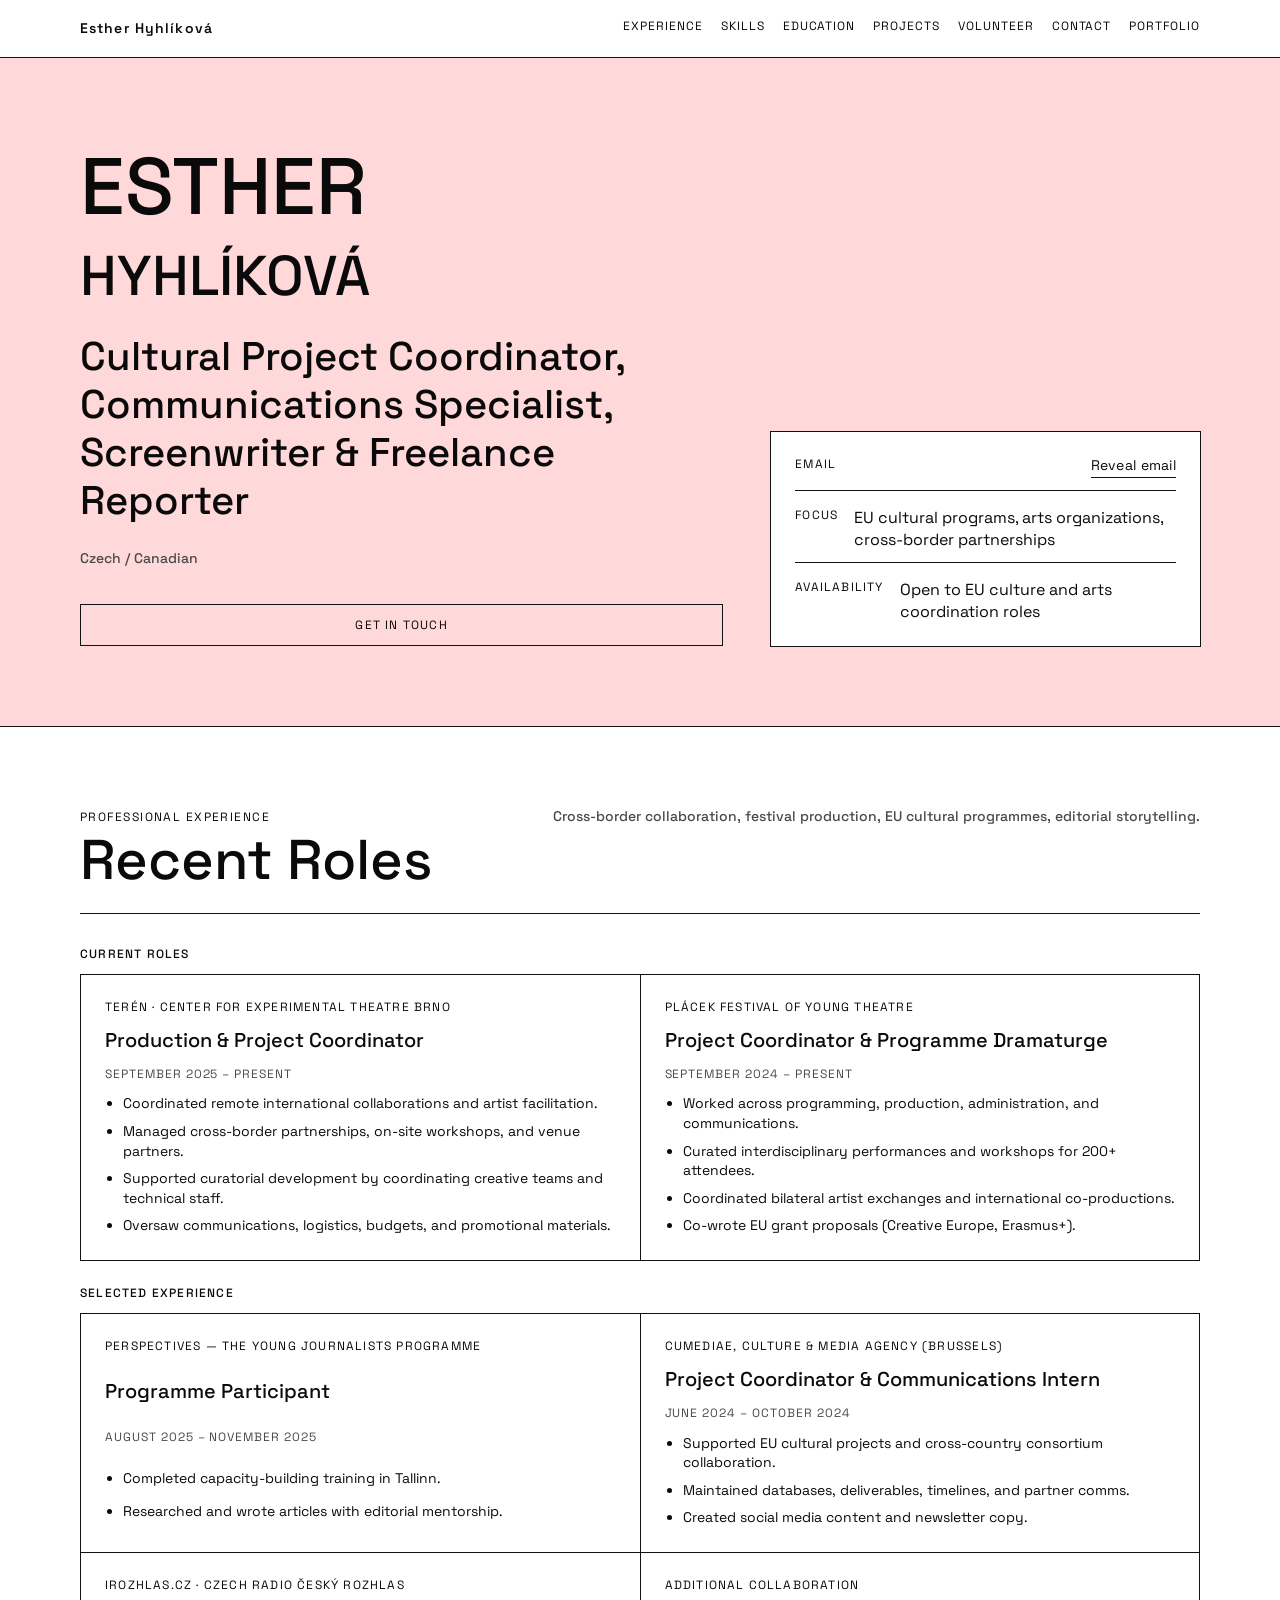
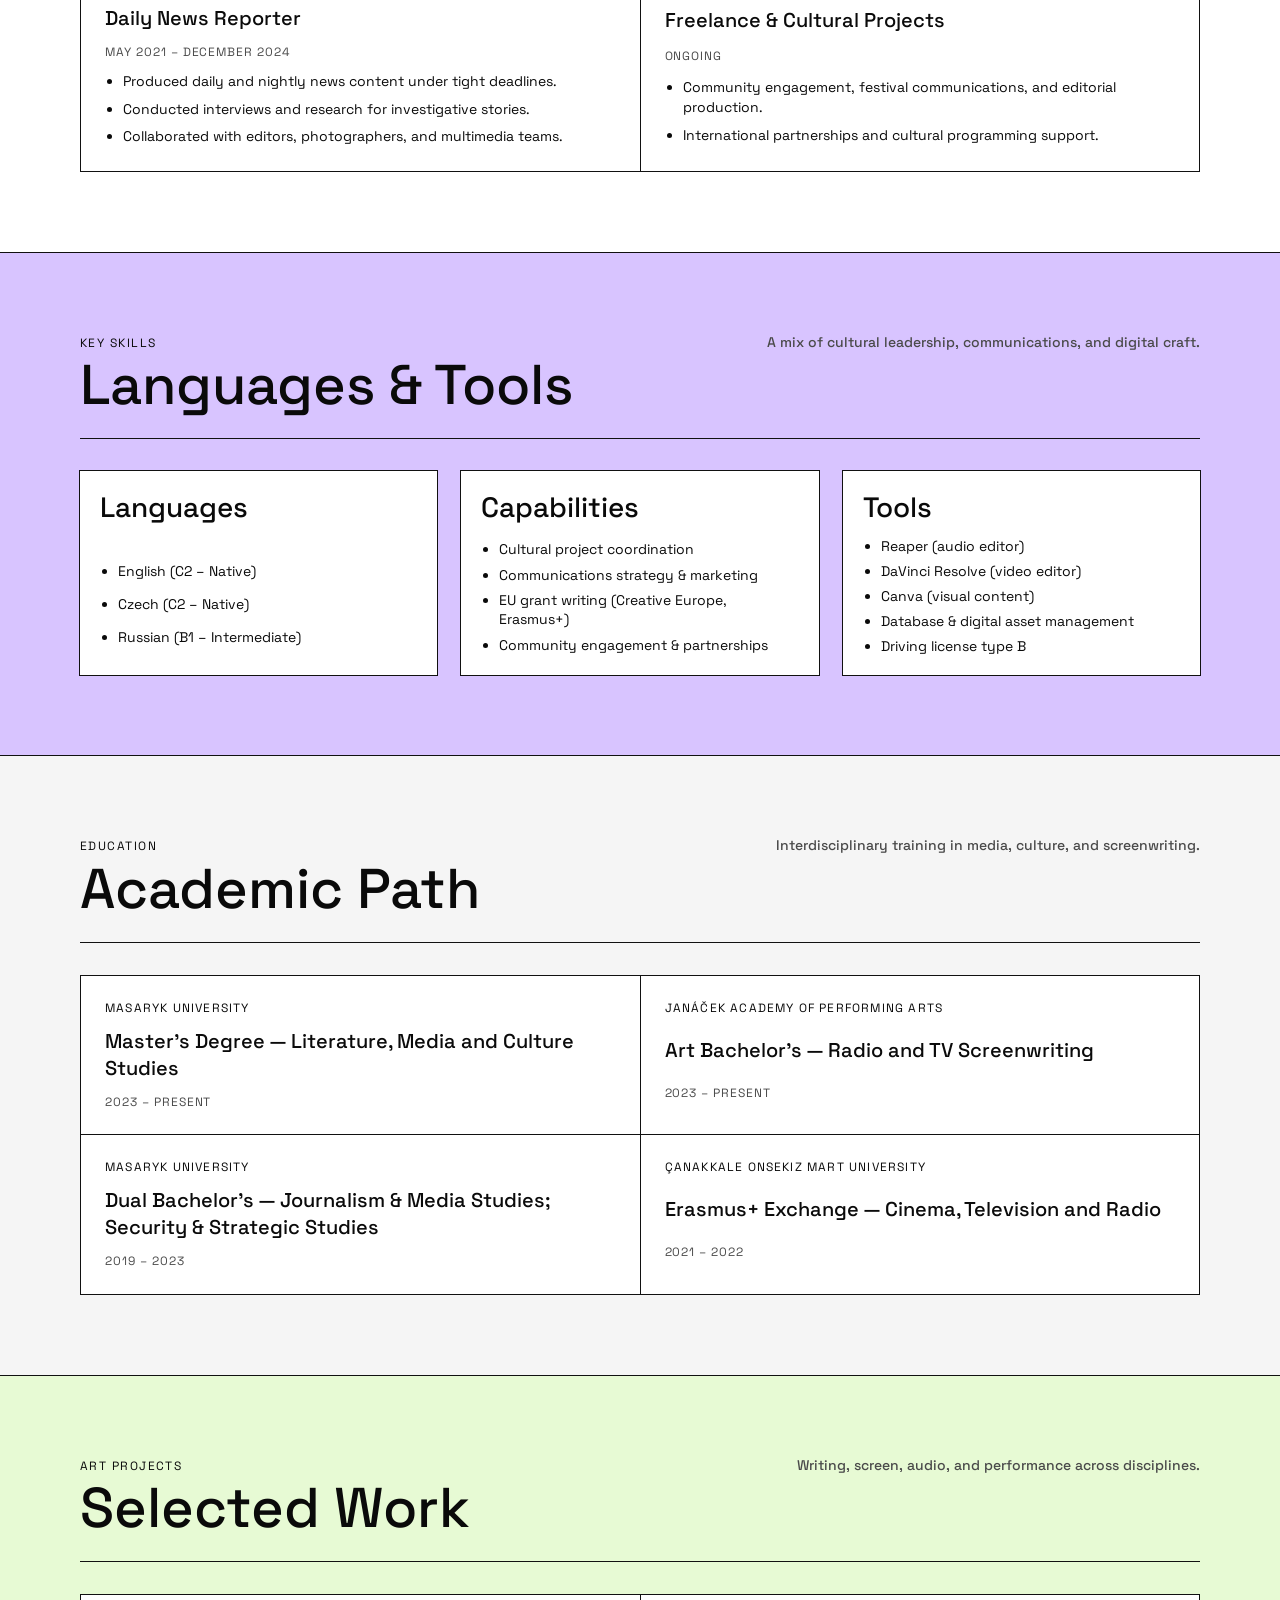
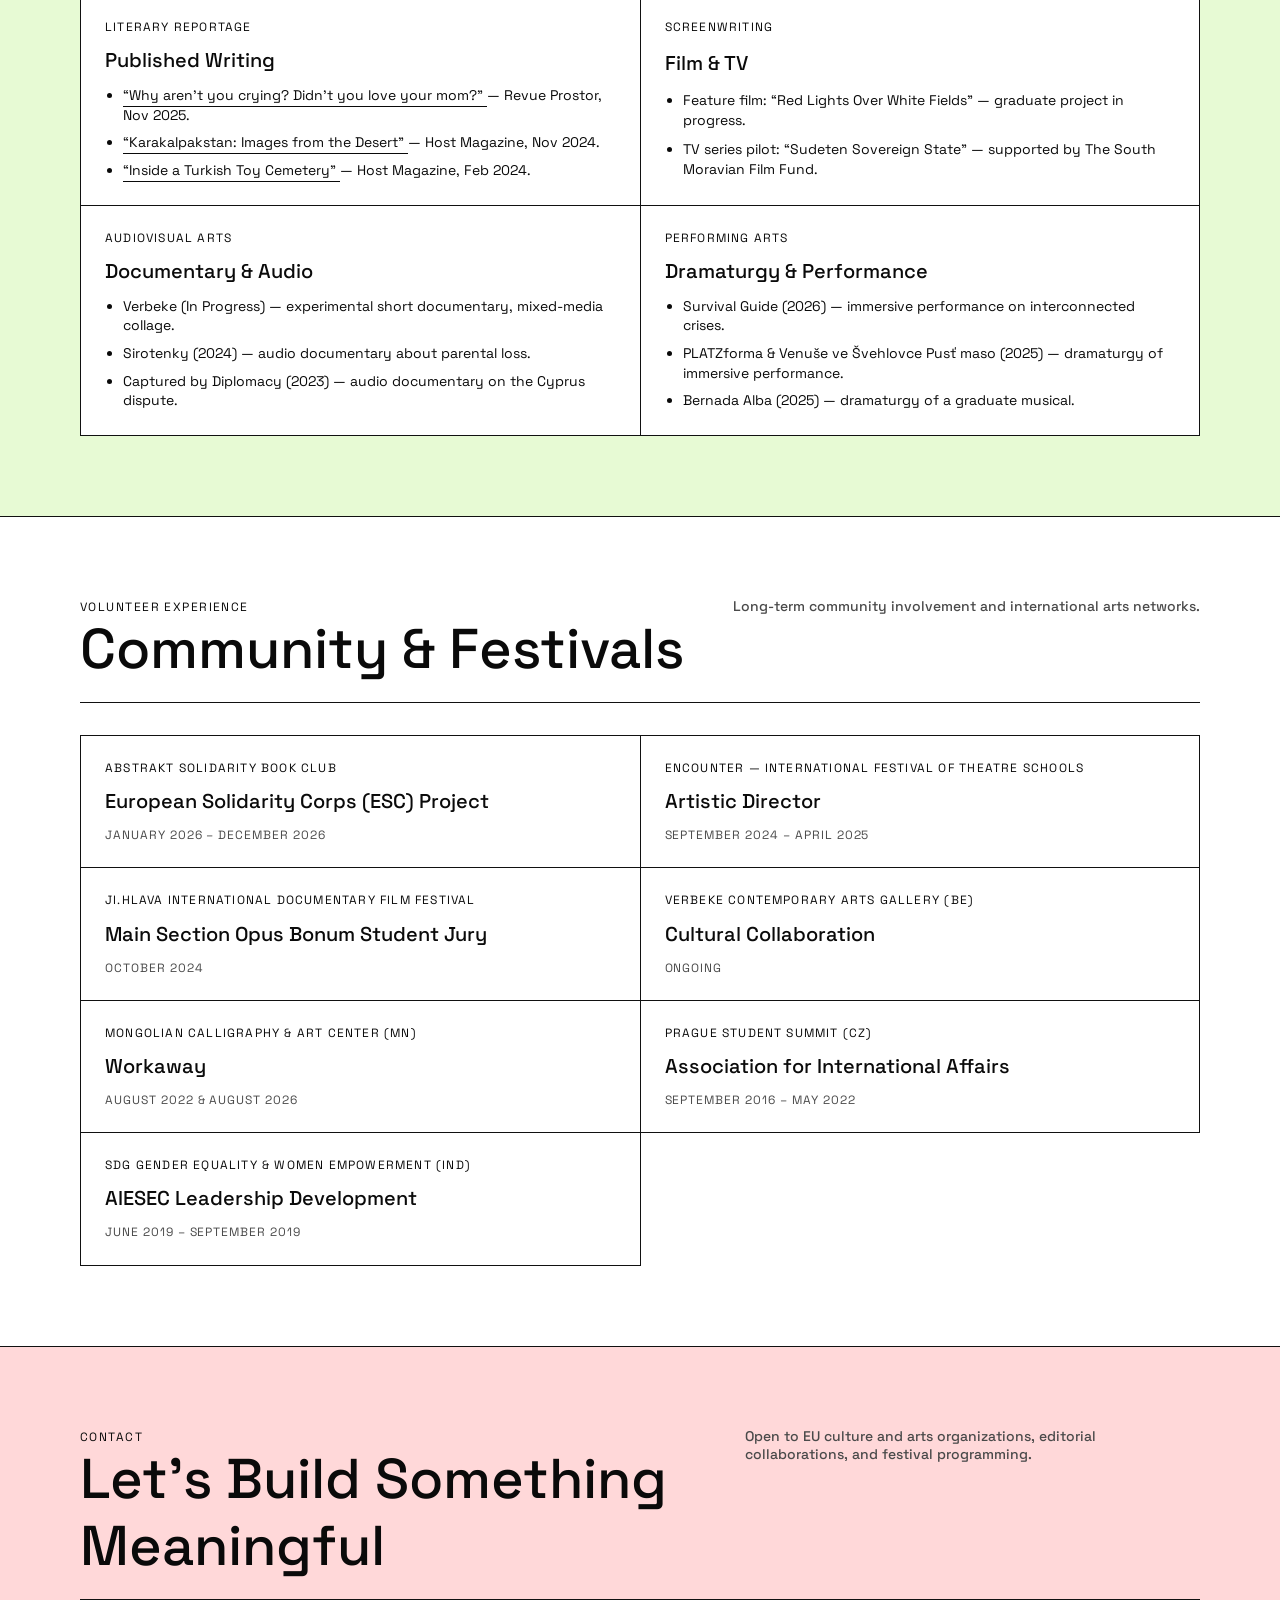
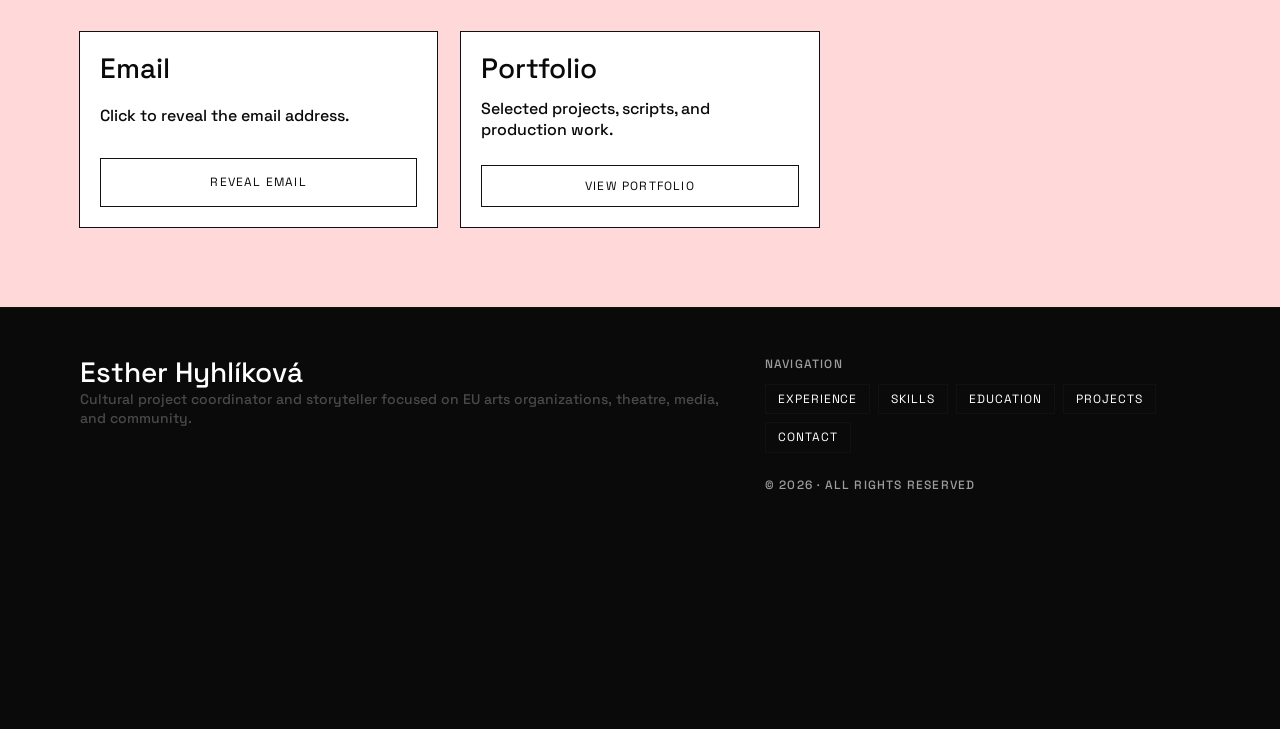
<file: index.html>
<!DOCTYPE html>
<html lang="en">
  <head>
    <meta charset="UTF-8" />
    <meta name="viewport" content="width=device-width, initial-scale=1.0" />
    <title>Esther Hyhlikova — Cultural Project Coordinator</title>
    <link rel="preconnect" href="https://fonts.googleapis.com" />
    <link rel="preconnect" href="https://fonts.gstatic.com" crossorigin />
    <link
      href="https://fonts.googleapis.com/css2?family=Space+Grotesk:wght@400;500;600;700&display=swap"
      rel="stylesheet"
    />
    <link rel="stylesheet" href="styles.css" />
  </head>
  <body>
    <header class="site-header">
      <div class="container navbar">
        <div class="brand">Esther Hyhlíková</div>
        <nav class="nav-links">
          <a href="#experience">Experience</a>
          <a href="#skills">Skills</a>
          <a href="#education">Education</a>
          <a href="#projects">Projects</a>
          <a href="#volunteer">Volunteer</a>
          <a href="#contact">Contact</a>
          <a href="portfolio.html">Portfolio</a>
        </nav>
      </div>
    </header>

    <main>
      <section class="section" data-theme="pink" id="top">
        <div class="container hero">
          <div class="title-block">
            <div class="split-title">
              <h1>ESTHER</h1>
              <h2>HYHLÍKOVÁ</h2>
            </div>
            <h3>Cultural Project Coordinator, Communications Specialist, Screenwriter & Freelance Reporter</h3>
            <p class="section-note">Czech / Canadian</p>
            <a class="cta" href="#contact">Get in touch</a>
          </div>
          <div class="hero-meta">
            <div class="meta-line">
              <span class="small">Email</span>
              <a
                class="email-reveal"
                href="#"
                data-email-user="estherhyhlikova"
                data-email-domain="gmail"
                data-email-tld="com"
              >Reveal email</a>
            </div>
            <div class="meta-line">
              <span class="small">Focus</span>
              <span>EU cultural programs, arts organizations, cross-border partnerships</span>
            </div>
            <div class="meta-line">
              <span class="small">Availability</span>
              <span>Open to EU culture and arts coordination roles</span>
            </div>
          </div>
        </div>
      </section>

      <section class="section" id="experience">
        <div class="container">
          <div class="section-header">
            <div>
              <div class="kicker">Professional Experience</div>
              <h2>Recent Roles</h2>
            </div>
            <p class="section-note">Cross-border collaboration, festival production, EU cultural programmes, editorial storytelling.</p>
          </div>

          <div class="subgrid">
            <div>
              <p class="small">Current Roles</p>
              <div class="list-grid two-col">
                <article class="list-item">
                  <div class="org">TERÉN · Center for Experimental Theatre Brno</div>
                  <div class="role">Production & Project Coordinator</div>
                  <div class="time">September 2025 – Present</div>
                  <ul>
                    <li>Coordinated remote international collaborations and artist facilitation.</li>
                    <li>Managed cross-border partnerships, on-site workshops, and venue partners.</li>
                    <li>Supported curatorial development by coordinating creative teams and technical staff.</li>
                    <li>Oversaw communications, logistics, budgets, and promotional materials.</li>
                  </ul>
                </article>
                <article class="list-item">
                  <div class="org">PLÁCEK Festival of Young Theatre</div>
                  <div class="role">Project Coordinator & Programme Dramaturge</div>
                  <div class="time">September 2024 – Present</div>
                  <ul>
                    <li>Worked across programming, production, administration, and communications.</li>
                    <li>Curated interdisciplinary performances and workshops for 200+ attendees.</li>
                    <li>Coordinated bilateral artist exchanges and international co-productions.</li>
                    <li>Co-wrote EU grant proposals (Creative Europe, Erasmus+).</li>
                  </ul>
                </article>
              </div>
            </div>

            <div>
              <p class="small">Selected Experience</p>
              <div class="list-grid two-col">
                <article class="list-item">
                  <div class="org">Perspectives — The Young Journalists Programme</div>
                  <div class="role">Programme Participant</div>
                  <div class="time">August 2025 – November 2025</div>
                  <ul>
                    <li>Completed capacity-building training in Tallinn.</li>
                    <li>Researched and wrote articles with editorial mentorship.</li>
                  </ul>
                </article>
                <article class="list-item">
                  <div class="org">CUMEDIAE, Culture & Media Agency (Brussels)</div>
                  <div class="role">Project Coordinator & Communications Intern</div>
                  <div class="time">June 2024 – October 2024</div>
                  <ul>
                    <li>Supported EU cultural projects and cross-country consortium collaboration.</li>
                    <li>Maintained databases, deliverables, timelines, and partner comms.</li>
                    <li>Created social media content and newsletter copy.</li>
                  </ul>
                </article>
                <article class="list-item">
                  <div class="org">iRozhlas.cz · Czech Radio Český Rozhlas</div>
                  <div class="role">Daily News Reporter</div>
                  <div class="time">May 2021 – December 2024</div>
                  <ul>
                    <li>Produced daily and nightly news content under tight deadlines.</li>
                    <li>Conducted interviews and research for investigative stories.</li>
                    <li>Collaborated with editors, photographers, and multimedia teams.</li>
                  </ul>
                </article>
                <article class="list-item">
                  <div class="org">Additional Collaboration</div>
                  <div class="role">Freelance & Cultural Projects</div>
                  <div class="time">Ongoing</div>
                  <ul>
                    <li>Community engagement, festival communications, and editorial production.</li>
                    <li>International partnerships and cultural programming support.</li>
                  </ul>
                </article>
              </div>
            </div>
          </div>
        </div>
      </section>

      <section class="section" data-theme="lavender" id="skills">
        <div class="container">
          <div class="section-header">
            <div>
              <div class="kicker">Key Skills</div>
              <h2>Languages & Tools</h2>
            </div>
            <p class="section-note">A mix of cultural leadership, communications, and digital craft.</p>
          </div>

          <div class="columns">
            <div class="column">
              <h4>Languages</h4>
              <ul>
                <li>English (C2 – Native)</li>
                <li>Czech (C2 – Native)</li>
                <li>Russian (B1 – Intermediate)</li>
              </ul>
            </div>
            <div class="column">
              <h4>Capabilities</h4>
              <ul>
                <li>Cultural project coordination</li>
                <li>Communications strategy & marketing</li>
                <li>EU grant writing (Creative Europe, Erasmus+)</li>
                <li>Community engagement & partnerships</li>
              </ul>
            </div>
            <div class="column">
              <h4>Tools</h4>
              <ul>
                <li>Reaper (audio editor)</li>
                <li>DaVinci Resolve (video editor)</li>
                <li>Canva (visual content)</li>
                <li>Database & digital asset management</li>
                <li>Driving license type B</li>
              </ul>
            </div>
          </div>
        </div>
      </section>

      <section class="section" data-theme="gray" id="education">
        <div class="container">
          <div class="section-header">
            <div>
              <div class="kicker">Education</div>
              <h2>Academic Path</h2>
            </div>
            <p class="section-note">Interdisciplinary training in media, culture, and screenwriting.</p>
          </div>

          <div class="list-grid two-col">
            <article class="list-item">
              <div class="org">Masaryk University</div>
              <div class="role">Master’s Degree — Literature, Media and Culture Studies</div>
              <div class="time">2023 – Present</div>
            </article>
            <article class="list-item">
              <div class="org">Janáček Academy of Performing Arts</div>
              <div class="role">Art Bachelor’s — Radio and TV Screenwriting</div>
              <div class="time">2023 – Present</div>
            </article>
            <article class="list-item">
              <div class="org">Masaryk University</div>
              <div class="role">Dual Bachelor’s — Journalism & Media Studies; Security & Strategic Studies</div>
              <div class="time">2019 – 2023</div>
            </article>
            <article class="list-item">
              <div class="org">Çanakkale Onsekiz Mart University</div>
              <div class="role">Erasmus+ Exchange — Cinema, Television and Radio</div>
              <div class="time">2021 – 2022</div>
            </article>
          </div>
        </div>
      </section>

      <section class="section" data-theme="green" id="projects">
        <div class="container">
          <div class="section-header">
            <div>
              <div class="kicker">Art Projects</div>
              <h2>Selected Work</h2>
            </div>
            <p class="section-note">Writing, screen, audio, and performance across disciplines.</p>
          </div>

          <div class="list-grid two-col">
            <article class="list-item">
              <div class="org">Literary Reportage</div>
              <div class="role">Published Writing</div>
              <ul>
                <li>
                  <a class="inline-link" href="https://revueprostor.cz/proc-nebrecis-to-jsi-maminku-nemela-rada-na-co-me-pohrby-v-televizi-nepripravily" target="_blank" rel="noopener">
                    “Why aren’t you crying? Didn’t you love your mom?”
                  </a>
                  — Revue Prostor, Nov 2025.
                </li>
                <li>
                  <a class="inline-link" href="https://www.h7o.cz/casopis/14058-cislo-09-24" target="_blank" rel="noopener">
                    “Karakalpakstan: Images from the Desert”
                  </a>
                  — Host Magazine, Nov 2024.
                </li>
                <li>
                  <a class="inline-link" href="https://www.h7o.cz/casopis/13837-cislo-02-24" target="_blank" rel="noopener">
                    “Inside a Turkish Toy Cemetery”
                  </a>
                  — Host Magazine, Feb 2024.
                </li>
              </ul>
            </article>
            <article class="list-item">
              <div class="org">Screenwriting</div>
              <div class="role">Film & TV</div>
              <ul>
                <li>Feature film: “Red Lights Over White Fields” — graduate project in progress.</li>
                <li>TV series pilot: “Sudeten Sovereign State” — supported by The South Moravian Film Fund.</li>
              </ul>
            </article>
            <article class="list-item">
              <div class="org">Audiovisual Arts</div>
              <div class="role">Documentary & Audio</div>
              <ul>
                <li>Verbeke (In Progress) — experimental short documentary, mixed-media collage.</li>
                <li>Sirotenky (2024) — audio documentary about parental loss.</li>
                <li>Captured by Diplomacy (2023) — audio documentary on the Cyprus dispute.</li>
              </ul>
            </article>
            <article class="list-item">
              <div class="org">Performing Arts</div>
              <div class="role">Dramaturgy & Performance</div>
              <ul>
                <li>Survival Guide (2026) — immersive performance on interconnected crises.</li>
                <li>PLATZforma & Venuše ve Švehlovce Pusť maso (2025) — dramaturgy of immersive performance.</li>
                <li>Bernada Alba (2025) — dramaturgy of a graduate musical.</li>
              </ul>
            </article>
          </div>
        </div>
      </section>

      <section class="section" id="volunteer">
        <div class="container">
          <div class="section-header">
            <div>
              <div class="kicker">Volunteer Experience</div>
              <h2>Community & Festivals</h2>
            </div>
            <p class="section-note">Long-term community involvement and international arts networks.</p>
          </div>

          <div class="list-grid two-col">
            <article class="list-item">
              <div class="org">Abstrakt Solidarity Book Club</div>
              <div class="role">European Solidarity Corps (ESC) Project</div>
              <div class="time">January 2026 – December 2026</div>
            </article>
            <article class="list-item">
              <div class="org">Encounter — International Festival of Theatre Schools</div>
              <div class="role">Artistic Director</div>
              <div class="time">September 2024 – April 2025</div>
            </article>
            <article class="list-item">
              <div class="org">Ji.hlava International Documentary Film Festival</div>
              <div class="role">Main Section Opus Bonum Student Jury</div>
              <div class="time">October 2024</div>
            </article>
            <article class="list-item">
              <div class="org">Verbeke Contemporary Arts Gallery (BE)</div>
              <div class="role">Cultural Collaboration</div>
              <div class="time">Ongoing</div>
            </article>
            <article class="list-item">
              <div class="org">Mongolian Calligraphy & Art Center (MN)</div>
              <div class="role">Workaway</div>
              <div class="time">August 2022 & August 2026</div>
            </article>
            <article class="list-item">
              <div class="org">Prague Student Summit (CZ)</div>
              <div class="role">Association for International Affairs</div>
              <div class="time">September 2016 – May 2022</div>
            </article>
            <article class="list-item">
              <div class="org">SDG Gender Equality & Women Empowerment (IND)</div>
              <div class="role">AIESEC Leadership Development</div>
              <div class="time">June 2019 – September 2019</div>
            </article>
          </div>
        </div>
      </section>

      <section class="section" data-theme="pink" id="contact">
        <div class="container">
          <div class="section-header">
            <div>
              <div class="kicker">Contact</div>
              <h2>Let’s Build Something Meaningful</h2>
            </div>
            <p class="section-note">Open to EU culture and arts organizations, editorial collaborations, and festival programming.</p>
          </div>

          <div class="columns">
            <div class="column">
              <h4>Email</h4>
              <p>Click to reveal the email address.</p>
              <a
                class="cta email-reveal"
                href="#"
                data-email-user="estherhyhlikova"
                data-email-domain="gmail"
                data-email-tld="com"
              >Reveal email</a>
            </div>
            <div class="column">
              <h4>Portfolio</h4>
              <p>Selected projects, scripts, and production work.</p>
              <a class="cta" href="portfolio.html">View portfolio</a>
            </div>
          </div>
        </div>
      </section>
    </main>

    <footer class="footer">
      <div class="container footer-grid">
        <div>
          <h4>Esther Hyhlíková</h4>
          <p class="section-note">
            Cultural project coordinator and storyteller focused on EU arts organizations, theatre, media, and community.
          </p>
        </div>
        <div>
          <p class="small">Navigation</p>
          <div class="tag-list">
            <a class="tag" href="#experience">Experience</a>
            <a class="tag" href="#skills">Skills</a>
            <a class="tag" href="#education">Education</a>
            <a class="tag" href="#projects">Projects</a>
            <a class="tag" href="#contact">Contact</a>
          </div>
          <p class="small" style="margin-top: 24px;">© 2026 · All rights reserved</p>
        </div>
      </div>
      <div class="container">
        <div class="fish-stage" aria-hidden="true">
            <div class="fish-wrap">
    <div class="fish-track">
      <svg xmlns="http://www.w3.org/2000/svg" class="fish-school" viewBox="0 0 260.02 84.24" aria-hidden="true">
                  <path id="fish1" class="fish-color" d="M58,60s11,6.67,18.71-.41c0,0-.89-2.35-7.08-2.68-3.82-.2-6.7.51-10.49,1.68-2.39.72-3.6-1.35-4.45-2.51l-0.08,2.21,1.05,0.93-1.41.11-0.67,3.05S56.06,58.75,58,60Z" transform="translate(-12.44 -26.9)"></path>
                  <path id="fish2" class="fish-color" d="M35.6,73.21s9.1,5.5,15.45-.34c0,0-.73-1.94-5.84-2.21A23.41,23.41,0,0,0,36.54,72c-2,.61-3-1.11-3.68-2.06l-0.06,1.83,0.86,0.76-1.17.08-0.55,2.52S34,72.21,35.6,73.21Z" transform="translate(-12.44 -26.9)"></path>
                  <path id="fish3" class="fish-color" d="M101.58,60.59s9.11,5.51,15.46-.34c0,0-.74-1.94-5.85-2.22a23.18,23.18,0,0,0-8.66,1.39c-2,.59-3-1.12-3.68-2.08l-0.05,1.82,0.86,0.77L98.49,60l-0.55,2.52S99.94,59.6,101.58,60.59Z" transform="translate(-12.44 -26.9)"></path>
                  <path id="fish4" class="fish-color" d="M16.08,85.7s9.11,5.51,15.46-.34c0,0-.73-1.94-5.85-2.21A23.38,23.38,0,0,0,17,84.53c-2,.6-3-1.11-3.68-2.07l-0.06,1.83L14.16,85,13,85.13l-0.55,2.52S14.44,84.7,16.08,85.7Z" transform="translate(-12.44 -26.9)"></path>
                  <path id="fish5" class="fish-color" d="M163.24,48.39s12.47,7.54,21.15-.47c0,0-1-2.66-8-3-4.31-.23-7.56.58-11.85,1.89-2.69.82-4.06-1.52-5-2.83l-0.08,2.49,1.19,1-1.6.12-0.75,3.45S161,47,163.24,48.39Z" transform="translate(-12.44 -26.9)"></path>
                  <path id="fish6" class="fish-color" d="M112.33,83s11,6.67,18.71-.41c0,0-.89-2.35-7.08-2.68-3.82-.2-6.7.51-10.49,1.68-2.39.72-3.6-1.35-4.45-2.51l-0.08,2.21L110,82.25l-1.41.11-0.67,3.05S110.34,81.83,112.33,83Z" transform="translate(-12.44 -26.9)"></path>
                  <path id="fish7" class="fish-color" d="M89.88,96.3s9.1,5.5,15.45-.34c0,0-.73-1.94-5.84-2.21a23.41,23.41,0,0,0-8.66,1.38c-2,.61-3-1.11-3.68-2.06l-0.06,1.83,0.86,0.76-1.17.08-0.55,2.52S88.23,95.29,89.88,96.3Z" transform="translate(-12.44 -26.9)"></path>
                  <path id="fish8" class="fish-color" d="M155.86,84.11s9.11,5.51,15.46-.34c0,0-.74-1.94-5.85-2.22a23.18,23.18,0,0,0-8.66,1.39c-2,.59-3-1.12-3.68-2.08l-0.05,1.82,0.86,0.77-1.17.09-0.55,2.52S154.22,83.11,155.86,84.11Z" transform="translate(-12.44 -26.9)"></path>
                  <path id="fish9" class="fish-color" d="M70.36,108.79s9.11,5.51,15.46-.34c0,0-.73-1.94-5.85-2.21a23.38,23.38,0,0,0-8.66,1.38c-2,.6-3-1.11-3.68-2.07l-0.06,1.83,0.86,0.76-1.17.08-0.55,2.52S68.72,107.79,70.36,108.79Z" transform="translate(-12.44 -26.9)"></path>
                  <path id="fish10" class="fish-color" d="M189.77,31.33s12.47,7.54,21.15-.47c0,0-1-2.66-8-3-4.31-.23-7.56.58-11.85,1.89-2.69.82-4.06-1.52-5-2.83l-0.08,2.49,1.19,1-1.6.12L184.78,34S187.52,30,189.77,31.33Z" transform="translate(-12.44 -26.9)"></path>
                  <path id="fish11" class="fish-color" d="M137,55.07s11,6.67,18.71-.41c0,0-.89-2.35-7.08-2.68-3.82-.2-6.7.51-10.49,1.68-2.39.72-3.6-1.35-4.45-2.51l-0.08,2.21,1.05,0.93-1.41.11-0.67,3.05S135,53.86,137,55.07Z" transform="translate(-12.44 -26.9)"></path>
                  <path id="fish12" class="fish-color" d="M114.5,68.33s9.1,5.5,15.45-.34c0,0-.73-1.94-5.84-2.21a23.41,23.41,0,0,0-8.66,1.38c-2,.61-3-1.11-3.68-2.06l-0.06,1.83,0.86,0.76-1.17.08-0.55,2.52S112.86,67.32,114.5,68.33Z" transform="translate(-12.44 -26.9)"></path>
                  <path id="fish13" class="fish-color" d="M95,80.82s9.11,5.51,15.46-.34c0,0-.73-1.94-5.85-2.21a23.38,23.38,0,0,0-8.66,1.38c-2,.6-3-1.11-3.68-2.07L92.2,79.4l0.86,0.76-1.17.08-0.55,2.52S93.34,79.82,95,80.82Z" transform="translate(-12.44 -26.9)"></path>
                  <path id="fish14" class="fish-color" d="M232.31,69.86l1.15-.22a11,11,0,0,0,1.59-.5,1.75,1.75,0,0,1,.57-0.1,6.2,6.2,0,0,0,1.27-.52,0.68,0.68,0,0,0,.38-0.31l0-.13a1.94,1.94,0,0,1,.13-0.26,0.59,0.59,0,0,0-.15-0.66,2.66,2.66,0,0,0-.34-0.22s0-.51-0.23-0.31c0,0-.57-0.53-0.87-0.76A14.21,14.21,0,0,0,234.5,65c-0.32-.17-0.7-0.42-0.92-0.55a5.52,5.52,0,0,0-1.68-.64l-1.17-.12a1.34,1.34,0,0,1-1-.29c-0.31-.31-1.63-1.55-2-1.82a1.18,1.18,0,0,0-1.36-.26l-0.07.07-0.06,0,0,0.06v0.09l0,0.06a0.05,0.05,0,0,1,0,0s0-.07,0,0a0.49,0.49,0,0,0-.09.13l0,0.1,0,0-0.06.07-0.07,0v0.06a0.08,0.08,0,0,0,0,0l0,0-0.15.1h0V62.4l0,0.07-0.09,0,0,0.06a0.28,0.28,0,0,1-.12.07l-0.09,0s0,0.06,0,.07H225s0,0,0,0,0.06,0,0,0a0.22,0.22,0,0,1-.12.06l-0.09,0h-0.06l0,0.06h0l-0.09,0a0.11,0.11,0,0,0-.12.09h-0.06s0,0,0,0,0,0,0,0l-0.07,0,0,0-0.12.06-0.15,0h-0.1l0,0.07s0,0,0,0h-0.07a0,0,0,0,1,0,0s0,0,0,0l0,0-0.1,0-0.09.07,0,0.07a0.06,0.06,0,0,1-.06,0H223s0,0.12-.06.12h-0.2l-0.06,0-0.12,0-0.07,0-0.07,0-0.06,0-0.1,0a0,0,0,0,1,0,.06h0a0.1,0.1,0,0,1-.07.06,0.16,0.16,0,0,0-.09.06v0l-0.06.12v0.18l0,0.07,0.2,0.09a5,5,0,0,1,1.18.19c0,0.1-.16.06-0.42,0.09a6.25,6.25,0,0,1-1.94,0c-0.64-.16-3.19-1-3.75-1.15a9.49,9.49,0,0,0-2.36-.35,0.6,0.6,0,0,0-.37,1,14.94,14.94,0,0,0,1.95,1.6c0.37,0.26.55,0.44,0.37,0.77a13.08,13.08,0,0,1-1.12,2c-0.35.37-1.18,1.29-1,1.4s0.85,0.13,2.21-.55a27.11,27.11,0,0,1,3.78-1.81,5.56,5.56,0,0,1,1.77.09,0.25,0.25,0,0,1-.28.2,2.58,2.58,0,0,0-.79,0,0.81,0.81,0,0,0,0,.28l0,0.22,0,0.2V69l0,0.11,0,0.09a0.27,0.27,0,0,1,0,.11,0.78,0.78,0,0,1,0,.15v0.66l0,0.15,0,0.13V70.5l0,0.13s0,0,0,.09V71a0.09,0.09,0,0,0,0,.09l0,0.07,0.11,0.09,0.07,0h0.13s0.11-.07.13,0-0.07,0,0,.07a1.54,1.54,0,0,0,.92-0.5c0.39-.37.57-0.74,0.68-0.79a2.67,2.67,0,0,0,.7-0.79,13.14,13.14,0,0,0,2.54.19h0.07l-0.13.07-0.09.09-0.07.09-0.09.07-0.07.11a2,2,0,0,0-.26,2s0,0.24.63,0.09c0,0,.2.48,0.9,0.09a4.88,4.88,0,0,0,1.46-1.6,1.87,1.87,0,0,1,.35-0.52c0.07,0,.9.13,1.07,0.09,0,0-.82,1.06-0.39,1.36h0v0.09l0.07,0h0.09l0.06,0h0.09v0.07h0.16l0,0h0.07l0,0.06h0.06l0.07,0,0,0.06h0.07l0.09,0h0.06s0,0,0,0V71.39h0.1l0.06,0.07v0l0.06,0,0.06,0.06,0.09,0s0,0,.06,0a0.12,0.12,0,0,0,.07,0h0A6.47,6.47,0,0,1,232.31,69.86Z" transform="translate(-12.44 -26.9)"></path>
                  <path id="fish15" class="fish-color" d="M251,82.84s0.95-.17,1.34-0.25a12.72,12.72,0,0,0,1.84-.57,2,2,0,0,1,.66-0.12,7.19,7.19,0,0,0,1.47-.61,0.78,0.78,0,0,0,.44-0.35l0-.15a2.25,2.25,0,0,1,.15-0.3,0.69,0.69,0,0,0-.17-0.76,3.08,3.08,0,0,0-.39-0.25s0.05-.59-0.27-0.35c0,0-.66-0.61-1-0.88a16.48,16.48,0,0,0-1.49-1c-0.37-.2-0.81-0.49-1.06-0.64a6.4,6.4,0,0,0-1.94-.74l-1.35-.14a1.55,1.55,0,0,1-1.15-.34c-0.36-.35-1.89-1.79-2.3-2.11a1.37,1.37,0,0,0-1.57-.3l-0.08.08-0.07.05-0.05.07v0.1l-0.05.07a0.06,0.06,0,0,1-.05.05c-0.05,0,0-.08-0.05,0a0.57,0.57,0,0,0-.1.15l0,0.12,0,0-0.07.08-0.08,0v0.07a0.09,0.09,0,0,0-.05.05l0,0.05-0.17.12h-0.05l0,0.1-0.05.08-0.1,0-0.05.07a0.32,0.32,0,0,1-.14.08l-0.1.05s0.05,0.07-.05.08l-0.1,0s0,0-.05,0,0.07,0,0,.05a0.25,0.25,0,0,1-.14.07l-0.1.05H242.2l-0.05.07-0.05,0-0.1,0a0.12,0.12,0,0,0-.14.1l-0.07,0s0,0-.05,0,0,0-.05,0l-0.08,0-0.05.05-0.14.07-0.17,0-0.05,0-0.07,0-0.05.08s0,0-.05,0l-0.08,0a0,0,0,0,1-.05.05c-0.05,0,0-.05-0.05,0l-0.05.05-0.12,0-0.1.08,0,0.08a0.07,0.07,0,0,1-.07,0h-0.3s0,0.14-.07.14h-0.24l-0.07.05-0.14.05-0.08,0-0.08,0-0.07,0-0.12,0a0.05,0.05,0,0,1,0,.07l-0.05,0a0.12,0.12,0,0,1-.08.07,0.18,0.18,0,0,0-.1.07l0,0.05-0.07.13v0.2l-0.05.08,0.24,0.1a5.77,5.77,0,0,1,1.37.22c0,0.12-.19.07-0.49,0.1a7.25,7.25,0,0,1-2.25.05c-0.74-.19-3.69-1.16-4.35-1.34a11,11,0,0,0-2.74-.41,0.7,0.7,0,0,0-.43,1.14,17.32,17.32,0,0,0,2.26,1.85c0.43,0.3.63,0.51,0.43,0.89a15.16,15.16,0,0,1-1.29,2.28c-0.41.43-1.37,1.5-1.12,1.62s1,0.15,2.56-.63a31.43,31.43,0,0,1,4.39-2.1,6.45,6.45,0,0,1,2.05.1,0.29,0.29,0,0,1-.33.23,3,3,0,0,0-.91.05,0.94,0.94,0,0,0-.05.33l0.05,0.25,0,0.23v0.13l0,0.13,0,0.1a0.31,0.31,0,0,1,0,.13,0.9,0.9,0,0,1,0,.18v0.76l0,0.18,0,0.15v0.1l0.05,0.15s0,0,0,.1V84.1a0.1,0.1,0,0,0,0,.1l0,0.08a0.92,0.92,0,0,0,.13.1l0.08,0.05h0.15s0.13-.08.15,0-0.08,0,0,.08a1.79,1.79,0,0,0,1.06-.58c0.46-.43.66-0.86,0.79-0.91a3.09,3.09,0,0,0,.81-0.91,15.23,15.23,0,0,0,2.94.22h0.08l-0.15.08-0.1.1-0.08.1-0.1.08-0.08.13a2.31,2.31,0,0,0-.3,2.28s0,0.28.74,0.1c0,0,.23.56,1,0.1a5.65,5.65,0,0,0,1.7-1.85,2.17,2.17,0,0,1,.41-0.61c0.08,0,1,.15,1.24.1,0,0-1,1.23-.45,1.58h0.05l0,0.1,0.08,0,0.05,0,0.05,0,0.07,0h0.1l0,0.08,0,0h0.15l0.05,0h0.08l0.05,0.07,0.07,0,0.08,0,0,0.07h0.08l0.1-.05h0.07s0,0.05,0,0l0-.07,0.07,0,0.05,0L250,84.69l0,0.05,0.07,0.05,0.07,0.07,0.1,0.05s0,0,.07,0a0.14,0.14,0,0,0,.08.05h0.05A7.5,7.5,0,0,1,251,82.84Z" transform="translate(-12.44 -26.9)"></path>
                  <path id="fish16" class="fish-color" d="M266.54,47.67s0.95-.17,1.34-0.25a12.71,12.71,0,0,0,1.84-.57,2,2,0,0,1,.66-0.12,7.19,7.19,0,0,0,1.47-.61,0.78,0.78,0,0,0,.44-0.35l0-.15a2.25,2.25,0,0,1,.15-0.3,0.69,0.69,0,0,0-.17-0.76,3.08,3.08,0,0,0-.39-0.25s0.05-.59-0.27-0.35c0,0-.66-0.61-1-0.88a16.49,16.49,0,0,0-1.49-1c-0.37-.2-0.81-0.49-1.06-0.64a6.4,6.4,0,0,0-1.94-.74l-1.35-.14a1.55,1.55,0,0,1-1.15-.34c-0.36-.35-1.89-1.79-2.3-2.11a1.37,1.37,0,0,0-1.57-.3l-0.08.08-0.07.05-0.05.07v0.1l-0.05.07a0.06,0.06,0,0,1-.05.05c-0.05,0,0-.08-0.05,0a0.57,0.57,0,0,0-.1.15l0,0.12,0,0-0.07.08-0.08,0V38.7a0.09,0.09,0,0,0-.05.05l0,0.05-0.17.12h-0.05l0,0.1-0.05.08-0.1,0-0.05.07a0.32,0.32,0,0,1-.14.08l-0.1.05s0.05,0.07-.05.08l-0.1,0s0,0-.05,0,0.07,0,0,.05a0.25,0.25,0,0,1-.14.07l-0.1.05h-0.07l-0.05.07-0.05,0-0.1,0a0.12,0.12,0,0,0-.14.1l-0.07,0s0,0-.05,0,0,0-.05,0l-0.08,0-0.05.05L257,40l-0.17,0-0.05,0-0.07,0-0.05.08s0,0-.05,0l-0.08,0a0,0,0,0,1-.05.05c-0.05,0,0-.05-0.05,0l-0.05.05-0.12,0-0.1.08,0,0.08a0.07,0.07,0,0,1-.07,0h-0.3s0,0.14-.07.14H255.4l-0.07.05-0.14.05-0.08,0-0.08,0-0.07,0-0.12,0a0.05,0.05,0,0,1,0,.07l-0.05,0a0.12,0.12,0,0,1-.08.07,0.18,0.18,0,0,0-.1.07l0,0.05-0.07.13v0.2l-0.05.08,0.24,0.1a5.77,5.77,0,0,1,1.37.22c0,0.12-.19.07-0.49,0.1a7.25,7.25,0,0,1-2.25.05c-0.74-.19-3.69-1.16-4.35-1.34a11,11,0,0,0-2.74-.41,0.7,0.7,0,0,0-.43,1.14A17.32,17.32,0,0,0,248,43.31c0.43,0.3.63,0.51,0.43,0.89a15.16,15.16,0,0,1-1.29,2.28c-0.41.43-1.37,1.5-1.12,1.62s1,0.15,2.56-.63a31.43,31.43,0,0,1,4.39-2.1,6.45,6.45,0,0,1,2.05.1,0.29,0.29,0,0,1-.33.23,3,3,0,0,0-.91.05,0.94,0.94,0,0,0-.05.33l0.05,0.25,0,0.23v0.13l0,0.13,0,0.1a0.31,0.31,0,0,1,0,.13,0.9,0.9,0,0,1,0,.18V48l0,0.18,0,0.15v0.1L254,48.56s0,0,0,.1v0.28a0.1,0.1,0,0,0,0,.1l0,0.08a0.92,0.92,0,0,0,.13.1l0.08,0.05h0.15s0.13-.08.15,0-0.08,0,0,.08a1.79,1.79,0,0,0,1.06-.58c0.46-.43.66-0.86,0.79-0.91a3.09,3.09,0,0,0,.81-0.91,15.24,15.24,0,0,0,2.94.22h0.08l-0.15.08-0.1.1-0.08.1-0.1.08-0.08.13a2.31,2.31,0,0,0-.3,2.28s0,0.28.74,0.1c0,0,.23.56,1,0.1a5.65,5.65,0,0,0,1.7-1.85,2.17,2.17,0,0,1,.41-0.61c0.08,0,1,.15,1.24.1,0,0-1,1.23-.45,1.58h0.05l0,0.1,0.08,0,0.05,0,0.05,0,0.07,0h0.1l0,0.08,0,0h0.15l0.05,0h0.08l0.05,0.07,0.07,0,0.08,0,0,0.07h0.08l0.1-.05h0.07s0,0.05,0,0l0-.07,0.07,0,0.05,0,0.07,0.08,0,0.05,0.07,0.05,0.07,0.07,0.1,0.05s0,0,.07,0a0.14,0.14,0,0,0,.08.05H266A7.5,7.5,0,0,1,266.54,47.67Z" transform="translate(-12.44 -26.9)"></path>
                  <path id="fish17" class="fish-color" d="M86.53,75.81l1.09-.21a10.35,10.35,0,0,0,1.5-.47,1.65,1.65,0,0,1,.54-0.1,5.85,5.85,0,0,0,1.2-.5,0.64,0.64,0,0,0,.36-0.29l0-.12a1.83,1.83,0,0,1,.12-0.25,0.56,0.56,0,0,0-.14-0.62,2.51,2.51,0,0,0-.32-0.21s0-.48-0.22-0.29c0,0-.54-0.5-0.83-0.72a13.43,13.43,0,0,0-1.21-.83c-0.3-.17-0.66-0.4-0.87-0.52a5.21,5.21,0,0,0-1.58-.61L85,70a1.26,1.26,0,0,1-.94-0.28c-0.29-.29-1.54-1.46-1.87-1.72A1.12,1.12,0,0,0,81,67.75l-0.07.07-0.06,0,0,0.05V68l0,0.06a0,0,0,0,1,0,0s0-.07,0,0a0.47,0.47,0,0,0-.08.12l0,0.1,0,0-0.06.07-0.07,0V68.5a0.07,0.07,0,0,0,0,0l0,0-0.14.1h0v0.08l0,0.07-0.08,0,0,0.06a0.26,0.26,0,0,1-.11.07l-0.08,0s0,0.06,0,.07H79.66s0,0,0,0,0.06,0,0,0a0.2,0.2,0,0,1-.11.06l-0.08,0H79.36l0,0.05h0l-0.08,0a0.1,0.1,0,0,0-.11.08H79s0,0,0,0,0,0,0,0l-0.07,0,0,0-0.11.06-0.14,0h-0.1l0,0.07s0,0,0,0H78.34a0,0,0,0,1,0,0s0,0,0,0l0,0-0.1,0L78,69.89,78,70A0.06,0.06,0,0,1,78,70H77.71s0,0.11-.06.11H77.46l-0.06,0-0.11,0-0.07,0-0.07,0-0.06,0-0.1,0a0,0,0,0,1,0,.05h0a0.09,0.09,0,0,1-.07.05,0.15,0.15,0,0,0-.08.06v0l-0.06.11v0.17l0,0.07,0.19,0.08a4.7,4.7,0,0,1,1.11.18c0,0.1-.15.05-0.4,0.08a5.9,5.9,0,0,1-1.83,0c-0.61-.15-3-0.94-3.54-1.09A9,9,0,0,0,70,69.83a0.57,0.57,0,0,0-.35.93,14.1,14.1,0,0,0,1.84,1.51c0.35,0.25.52,0.41,0.35,0.72a12.34,12.34,0,0,1-1.05,1.86c-0.33.35-1.11,1.22-.91,1.32s0.8,0.12,2.08-.52a25.59,25.59,0,0,1,3.57-1.71,5.25,5.25,0,0,1,1.67.08,0.24,0.24,0,0,1-.27.19,2.43,2.43,0,0,0-.74,0,0.76,0.76,0,0,0,0,.27l0,0.21,0,0.19V75l0,0.1,0,0.08a0.25,0.25,0,0,1,0,.1,0.73,0.73,0,0,1,0,.14v0.62l0,0.14,0,0.12v0.08l0,0.12s0,0,0,.08v0.23a0.08,0.08,0,0,0,0,.08l0,0.06,0.1,0.08,0.06,0H76.6s0.1-.06.12,0-0.06,0,0,.06a1.46,1.46,0,0,0,.87-0.47c0.37-.35.54-0.7,0.64-0.74a2.52,2.52,0,0,0,.66-0.74,12.41,12.41,0,0,0,2.39.18h0.06l-0.12.06-0.08.08-0.06.08L81,75.67l-0.06.1a1.88,1.88,0,0,0-.25,1.86s0,0.23.6,0.08c0,0,.19.45,0.85,0.08a4.6,4.6,0,0,0,1.38-1.51,1.77,1.77,0,0,1,.33-0.5c0.06,0,.85.12,1,0.08,0,0-.78,1-0.36,1.29h0v0.08l0.07,0h0.08l0.06,0h0.08v0.07H85l0,0h0.07l0,0.05H85.2l0.07,0,0,0.05h0.07l0.08,0h0.06s0,0,0,0V77.26h0.1l0.06,0.07v0l0.06,0,0.06,0.05,0.08,0s0,0,.06,0a0.11,0.11,0,0,0,.07,0h0A6.11,6.11,0,0,1,86.53,75.81Z" transform="translate(-12.44 -26.9)"></path>
                  <path id="fish18" class="fish-color" d="M147.51,78l1.09-.21a10.35,10.35,0,0,0,1.5-.47,1.65,1.65,0,0,1,.54-0.1,5.85,5.85,0,0,0,1.2-.5,0.64,0.64,0,0,0,.36-0.29l0-.12a1.83,1.83,0,0,1,.12-0.25,0.56,0.56,0,0,0-.14-0.62,2.51,2.51,0,0,0-.32-0.21s0-.48-0.22-0.29c0,0-.54-0.5-0.83-0.72a13.42,13.42,0,0,0-1.21-.83c-0.3-.17-0.66-0.4-0.87-0.52a5.21,5.21,0,0,0-1.58-.61l-1.1-.11a1.26,1.26,0,0,1-.94-0.28c-0.29-.29-1.54-1.46-1.87-1.72a1.12,1.12,0,0,0-1.28-.25l-0.07.07-0.06,0,0,0.05v0.08l0,0.06a0,0,0,0,1,0,0s0-.07,0,0a0.47,0.47,0,0,0-.08.12l0,0.1,0,0-0.06.07-0.07,0v0.06a0.08,0.08,0,0,0,0,0l0,0-0.14.1h0v0.08l0,0.07-0.08,0,0,0.06a0.26,0.26,0,0,1-.11.07l-0.08,0s0,0.06,0,.07h-0.08s0,0,0,0,0.06,0,0,0a0.2,0.2,0,0,1-.11.06l-0.08,0h-0.06l0,0.05h0l-0.08,0a0.1,0.1,0,0,0-.11.08H140s0,0,0,0,0,0,0,0l-0.07,0,0,0-0.11.06-0.14,0h-0.1l0,0.07s0,0,0,0h-0.07a0,0,0,0,1,0,0s0,0,0,0l0,0-0.1,0-0.08.07,0,0.07a0.06,0.06,0,0,1-.06,0h-0.25s0,0.11-.06.11h-0.19l-0.06,0-0.11,0-0.07,0-0.07,0-0.06,0-0.1,0a0,0,0,0,1,0,.05h0a0.09,0.09,0,0,1-.07.05,0.15,0.15,0,0,0-.08.06v0l-0.06.11v0.17l0,0.07,0.19,0.08a4.7,4.7,0,0,1,1.11.18c0,0.1-.15.05-0.4,0.08a5.9,5.9,0,0,1-1.83,0c-0.61-.15-3-0.94-3.54-1.09A9,9,0,0,0,131,72a0.57,0.57,0,0,0-.35.93,14.1,14.1,0,0,0,1.84,1.51c0.35,0.25.52,0.41,0.35,0.72A12.34,12.34,0,0,1,131.75,77c-0.33.35-1.11,1.22-.91,1.32s0.8,0.12,2.08-.52a25.59,25.59,0,0,1,3.57-1.71,5.25,5.25,0,0,1,1.67.08,0.24,0.24,0,0,1-.27.19,2.43,2.43,0,0,0-.74,0,0.76,0.76,0,0,0,0,.27l0,0.21,0,0.19v0.1l0,0.1,0,0.08a0.25,0.25,0,0,1,0,.1,0.73,0.73,0,0,1,0,.14v0.62l0,0.14,0,0.12v0.08l0,0.12s0,0,0,.08V79a0.08,0.08,0,0,0,0,.08l0,0.06,0.1,0.08,0.06,0h0.12s0.1-.06.12,0-0.06,0,0,.06a1.46,1.46,0,0,0,.87-0.47c0.37-.35.54-0.7,0.64-0.74a2.52,2.52,0,0,0,.66-0.74,12.41,12.41,0,0,0,2.39.18h0.06l-0.12.06-0.08.08-0.06.08-0.08.06-0.06.1a1.88,1.88,0,0,0-.25,1.86s0,0.23.6,0.08c0,0,.19.45,0.85,0.08a4.6,4.6,0,0,0,1.38-1.51,1.77,1.77,0,0,1,.33-0.5c0.06,0,.85.12,1,0.08,0,0-.78,1-0.36,1.29h0V79.4l0.07,0h0.08l0.06,0h0.08v0.07H146l0,0h0.07l0,0.05h0.06l0.07,0,0,0.05h0.07l0.08,0h0.06s0,0,0,0V79.42h0.1l0.06,0.07v0l0.06,0,0.06,0.05,0.08,0s0,0,.06,0a0.11,0.11,0,0,0,.07,0h0A6.11,6.11,0,0,1,147.51,78Z" transform="translate(-12.44 -26.9)"></path>
                  <path id="fish19" class="fish-color" d="M167.84,70.89l1.08-.2a10.27,10.27,0,0,0,1.49-.46,1.64,1.64,0,0,1,.53-0.1,5.81,5.81,0,0,0,1.19-.49,0.63,0.63,0,0,0,.36-0.29l0-.12a1.82,1.82,0,0,1,.12-0.25,0.55,0.55,0,0,0-.14-0.61,2.49,2.49,0,0,0-.31-0.2s0-.48-0.22-0.29c0,0-.53-0.49-0.82-0.71a13.32,13.32,0,0,0-1.2-.82c-0.3-.16-0.66-0.4-0.86-0.52a5.17,5.17,0,0,0-1.57-.6l-1.09-.11a1.25,1.25,0,0,1-.93-0.27c-0.29-.29-1.53-1.45-1.86-1.71a1.11,1.11,0,0,0-1.27-.25l-0.07.07-0.05,0,0,0.05v0.08l0,0.05a0,0,0,0,1,0,0s0-.07,0,0a0.46,0.46,0,0,0-.08.12l0,0.1,0,0-0.05.07-0.07,0v0.05a0.07,0.07,0,0,0,0,0l0,0-0.14.1h0v0.08l0,0.07-0.08,0,0,0.05a0.26,0.26,0,0,1-.11.07l-0.08,0s0,0.05,0,.07H161s0,0,0,0,0.05,0,0,0a0.2,0.2,0,0,1-.11.05l-0.08,0h-0.05l0,0.05h0l-0.08,0a0.1,0.1,0,0,0-.11.08h-0.05s0,0,0,0,0,0,0,0l-0.07,0,0,0-0.11.05-0.14,0h-0.1l0,0.07s0,0,0,0h-0.07a0,0,0,0,1,0,0s0,0,0,0l0,0-0.1,0-0.08.07,0,0.07a0.06,0.06,0,0,1-.05,0h-0.25s0,0.11-.05.11h-0.19l-0.05,0-0.11,0-0.07,0-0.07,0-0.05,0-0.1,0a0,0,0,0,1,0,.05h0a0.09,0.09,0,0,1-.07.05,0.15,0.15,0,0,0-.08.05v0l-0.05.11V65.9l0,0.07,0.19,0.08a4.66,4.66,0,0,1,1.11.18c0,0.1-.15.05-0.4,0.08a5.86,5.86,0,0,1-1.82,0c-0.6-.15-3-0.94-3.52-1.08a8.9,8.9,0,0,0-2.21-.33,0.57,0.57,0,0,0-.35.92,14,14,0,0,0,1.82,1.5c0.35,0.25.51,0.41,0.35,0.72a12.25,12.25,0,0,1-1,1.84c-0.33.35-1.11,1.21-.9,1.31s0.8,0.12,2.07-.51A25.4,25.4,0,0,1,156.9,69a5.21,5.21,0,0,1,1.66.08,0.23,0.23,0,0,1-.27.18,2.41,2.41,0,0,0-.74,0,0.76,0.76,0,0,0,0,.27l0,0.2,0,0.18v0.1l0,0.1,0,0.08a0.25,0.25,0,0,1,0,.1,0.73,0.73,0,0,1,0,.14v0.61l0,0.14,0,0.12v0.08l0,0.12s0,0,0,.08v0.23a0.08,0.08,0,0,0,0,.08l0,0.06,0.1,0.08,0.06,0H158s0.1-.06.12,0-0.06,0,0,.06a1.45,1.45,0,0,0,.86-0.47c0.37-.35.53-0.7,0.64-0.74a2.5,2.5,0,0,0,.66-0.74,12.32,12.32,0,0,0,2.38.17h0.06l-0.12.06-0.08.08-0.06.08-0.08.06-0.06.1a1.86,1.86,0,0,0-.25,1.84s0,0.23.59,0.08c0,0,.18.45,0.84,0.08a4.57,4.57,0,0,0,1.37-1.5,1.76,1.76,0,0,1,.33-0.49c0.06,0,.84.12,1,0.08,0,0-.77,1-0.36,1.28h0v0.08l0.07,0H166l0.05,0h0.08v0.07h0.15l0,0h0.07l0,0.05h0.05l0.07,0,0,0.05h0.07l0.08,0h0.05s0,0,0,0V72.32H167L167,72.39v0l0.05,0,0.05,0.05,0.08,0s0,0,.05,0a0.11,0.11,0,0,0,.07,0h0A6.07,6.07,0,0,1,167.84,70.89Z" transform="translate(-12.44 -26.9)"></path>
                  <path id="fish20" class="fish-color" d="M144,99.52s0.95-.17,1.34-0.25a12.71,12.71,0,0,0,1.84-.57,2,2,0,0,1,.66-0.12,7.19,7.19,0,0,0,1.47-.61,0.78,0.78,0,0,0,.44-0.35l0-.15a2.25,2.25,0,0,1,.15-0.3,0.69,0.69,0,0,0-.17-0.76,3.08,3.08,0,0,0-.39-0.25s0.05-.59-0.27-0.35c0,0-.66-0.61-1-0.88a16.49,16.49,0,0,0-1.49-1c-0.37-.2-0.81-0.49-1.06-0.64a6.4,6.4,0,0,0-1.94-.74l-1.35-.14A1.55,1.55,0,0,1,141,92c-0.36-.35-1.89-1.79-2.3-2.11a1.37,1.37,0,0,0-1.57-.3l-0.08.08-0.07.05-0.05.07v0.1l-0.05.07a0.06,0.06,0,0,1-.05.05c-0.05,0,0-.08-0.05,0a0.57,0.57,0,0,0-.1.15l0,0.12,0,0-0.07.08-0.08,0v0.07a0.09,0.09,0,0,0-.05.05l0,0.05-0.17.12h-0.05l0,0.1-0.05.08L136,91l-0.05.07a0.32,0.32,0,0,1-.14.08l-0.1.05s0.05,0.07-.05.08l-0.1,0s0,0-.05,0,0.07,0,0,.05a0.25,0.25,0,0,1-.14.07l-0.1.05h-0.07l-0.05.07-0.05,0-0.1,0a0.12,0.12,0,0,0-.14.1l-0.07,0s0,0-.05,0,0,0-.05,0l-0.08,0-0.05.05-0.14.07-0.17,0-0.05,0-0.07,0-0.05.08s0,0-.05,0l-0.08,0a0,0,0,0,1-.05.05c-0.05,0,0-.05-0.05,0l-0.05.05-0.12,0-0.1.08,0,0.08a0.07,0.07,0,0,1-.07,0h-0.3s0,0.14-.07.14h-0.24l-0.07.05-0.14.05-0.08,0-0.08,0-0.07,0-0.12,0a0.05,0.05,0,0,1,0,.07l-0.05,0a0.12,0.12,0,0,1-.08.07,0.18,0.18,0,0,0-.1.07L132,93l-0.07.13v0.2l-0.05.08,0.24,0.1a5.77,5.77,0,0,1,1.37.22c0,0.12-.19.07-0.49,0.1a7.25,7.25,0,0,1-2.25.05c-0.74-.19-3.69-1.16-4.35-1.34a11,11,0,0,0-2.74-.41,0.7,0.7,0,0,0-.43,1.14,17.32,17.32,0,0,0,2.26,1.85c0.43,0.3.63,0.51,0.43,0.89a15.16,15.16,0,0,1-1.29,2.28c-0.41.43-1.37,1.5-1.12,1.62s1,0.15,2.56-.63a31.43,31.43,0,0,1,4.39-2.1,6.45,6.45,0,0,1,2.05.1,0.29,0.29,0,0,1-.33.23,3,3,0,0,0-.91.05,0.94,0.94,0,0,0-.05.33l0.05,0.25,0,0.23v0.13l0,0.13,0,0.1a0.31,0.31,0,0,1,0,.13,0.9,0.9,0,0,1,0,.18v0.76l0,0.18,0,0.15v0.1l0.05,0.15s0,0,0,.1v0.28a0.1,0.1,0,0,0,0,.1l0,0.08a0.92,0.92,0,0,0,.13.1l0.08,0.05h0.15s0.13-.08.15,0-0.08,0,0,.08a1.79,1.79,0,0,0,1.06-.58c0.46-.43.66-0.86,0.79-0.91a3.09,3.09,0,0,0,.81-0.91,15.24,15.24,0,0,0,2.94.22h0.08l-0.15.08-0.1.1-0.08.1-0.1.08-0.08.13a2.31,2.31,0,0,0-.3,2.28s0,0.28.74,0.1c0,0,.23.56,1,0.1a5.65,5.65,0,0,0,1.7-1.85,2.17,2.17,0,0,1,.41-0.61c0.08,0,1,.15,1.24.1,0,0-1,1.23-.45,1.58h0.05l0,0.1,0.08,0,0.05,0,0.05,0,0.07,0h0.1l0,0.08,0,0h0.15l0.05,0h0.08l0.05,0.07,0.07,0,0.08,0,0,0.07h0.08l0.1-.05h0.07s0,0.05,0,0l0-.07,0.07,0,0.05,0,0.07,0.08,0,0.05,0.07,0.05,0.07,0.07,0.1,0.05s0,0,.07,0a0.14,0.14,0,0,0,.08.05h0.05A7.5,7.5,0,0,1,144,99.52Z" transform="translate(-12.44 -26.9)"></path>
                  <path id="fish21" class="fish-color" d="M121.09,36.21l1.07-.2a10.18,10.18,0,0,0,1.48-.46,1.63,1.63,0,0,1,.53-0.09,5.76,5.76,0,0,0,1.18-.49,0.63,0.63,0,0,0,.35-0.28l0-.12a1.8,1.8,0,0,1,.12-0.24,0.55,0.55,0,0,0-.14-0.61,2.47,2.47,0,0,0-.31-0.2s0-.47-0.22-0.28c0,0-.53-0.49-0.81-0.7a13.21,13.21,0,0,0-1.19-.81c-0.3-.16-0.65-.39-0.85-0.51a5.12,5.12,0,0,0-1.56-.6l-1.08-.11a1.24,1.24,0,0,1-.92-.27c-0.28-.28-1.52-1.43-1.84-1.69a1.1,1.1,0,0,0-1.26-.24l-0.07.07-0.05,0,0,0.05v0.08l0,0.05a0,0,0,0,1,0,0s0-.07,0,0a0.46,0.46,0,0,0-.08.12l0,0.09,0,0-0.05.07-0.07,0V29a0.07,0.07,0,0,0,0,0l0,0-0.14.09h0v0.08l0,0.07-0.08,0,0,0.05a0.26,0.26,0,0,1-.11.07l-0.08,0s0,0.05,0,.07h-0.08s0,0,0,0,0.05,0,0,0a0.2,0.2,0,0,1-.11.05l-0.08,0H114l0,0.05h0l-0.08,0a0.1,0.1,0,0,0-.11.08h-0.05s0,0,0,0,0,0,0,0l-0.07,0,0,0-0.11.05-0.14,0h-0.09l0,0.07s0,0,0,0H113a0,0,0,0,1,0,0s0,0,0,0l0,0-0.09,0-0.08.07,0,0.07a0.06,0.06,0,0,1-.05,0h-0.24s0,0.11-.05.11h-0.19l-0.05,0-0.11,0-0.07,0-0.07,0-0.05,0-0.09,0a0,0,0,0,1,0,.05h0a0.09,0.09,0,0,1-.07.05,0.15,0.15,0,0,0-.08.05v0l-0.05.11v0.16l0,0.07,0.19,0.08a4.62,4.62,0,0,1,1.1.18c0,0.09-.15.05-0.39,0.08a5.8,5.8,0,0,1-1.8,0c-0.6-.15-3-0.93-3.49-1.07a8.82,8.82,0,0,0-2.19-.33,0.56,0.56,0,0,0-.35.91,13.87,13.87,0,0,0,1.81,1.48c0.35,0.24.51,0.41,0.35,0.71a12.14,12.14,0,0,1-1,1.83c-0.32.35-1.1,1.2-.89,1.3s0.79,0.12,2.05-.51a25.17,25.17,0,0,1,3.51-1.69,5.17,5.17,0,0,1,1.64.08,0.23,0.23,0,0,1-.26.18,2.39,2.39,0,0,0-.73,0,0.75,0.75,0,0,0,0,.26l0,0.2,0,0.18v0.1l0,0.1,0,0.08a0.25,0.25,0,0,1,0,.1,0.72,0.72,0,0,1,0,.14v0.61l0,0.14,0,0.12V36.8l0,0.12s0,0,0,.08v0.22a0.08,0.08,0,0,0,0,.08l0,0.06,0.1,0.08,0.06,0h0.12s0.1-.06.12,0-0.06,0,0,.06a1.43,1.43,0,0,0,.85-0.47c0.37-.35.53-0.69,0.63-0.73a2.48,2.48,0,0,0,.65-0.73,12.21,12.21,0,0,0,2.35.17H116l-0.12.06-0.08.08-0.06.08-0.08.06-0.06.1a1.85,1.85,0,0,0-.24,1.83s0,0.22.59,0.08c0,0,.18.45,0.83,0.08a4.53,4.53,0,0,0,1.36-1.48,1.74,1.74,0,0,1,.32-0.49c0.06,0,.83.12,1,0.08,0,0-.76,1-0.36,1.27h0v0.08l0.07,0h0.08l0.05,0h0.08v0.07h0.15l0,0h0.07l0,0.05h0.05l0.07,0,0,0.05h0.07l0.08,0h0.05s0,0,0,0V37.63h0.09l0.05,0.07v0l0.05,0,0.05,0.05,0.08,0s0,0,.05,0a0.11,0.11,0,0,0,.07,0h0A6,6,0,0,1,121.09,36.21Z" transform="translate(-12.44 -26.9)"></path>
                  <path id="fish22" class="fish-color" d="M212,48.16l1.09-.21a10.35,10.35,0,0,0,1.5-.47,1.65,1.65,0,0,1,.54-0.1,5.86,5.86,0,0,0,1.2-.5,0.64,0.64,0,0,0,.36-0.29l0-.12a1.83,1.83,0,0,1,.12-0.25,0.56,0.56,0,0,0-.14-0.62,2.5,2.5,0,0,0-.32-0.21s0-.48-0.22-0.29c0,0-.54-0.5-0.83-0.72a13.43,13.43,0,0,0-1.21-.83c-0.3-.17-0.66-0.4-0.87-0.52a5.21,5.21,0,0,0-1.58-.61l-1.1-.11a1.26,1.26,0,0,1-.94-0.28c-0.29-.29-1.54-1.46-1.87-1.72a1.12,1.12,0,0,0-1.28-.25l-0.07.07-0.06,0,0,0.05v0.08l0,0.06a0,0,0,0,1,0,0s0-.07,0,0a0.47,0.47,0,0,0-.08.12l0,0.1,0,0-0.06.07-0.07,0v0.06a0.08,0.08,0,0,0,0,0l0,0-0.14.1h0v0.08l0,0.07-0.08,0,0,0.06a0.26,0.26,0,0,1-.11.07l-0.08,0s0,0.06,0,.07h-0.08s0,0,0,0,0.06,0,0,0a0.2,0.2,0,0,1-.11.06l-0.08,0H204.8l0,0.05h0l-0.08,0a0.1,0.1,0,0,0-.11.08h-0.06s0,0,0,0,0,0,0,0l-0.07,0,0,0-0.11.06L204,42h-0.1l0,0.07s0,0,0,0h-0.07a0,0,0,0,1,0,0s0,0,0,0l0,0-0.1,0-0.08.07,0,0.07a0.06,0.06,0,0,1-.06,0h-0.25s0,0.11-.06.11h-0.19l-0.06,0-0.11,0-0.07,0-0.07,0-0.06,0-0.1,0a0,0,0,0,1,0,.05h0a0.09,0.09,0,0,1-.07.05,0.15,0.15,0,0,0-.08.06v0l-0.06.11v0.17l0,0.07,0.19,0.08a4.7,4.7,0,0,1,1.11.18c0,0.1-.15.05-0.4,0.08a5.9,5.9,0,0,1-1.83,0c-0.61-.15-3-0.94-3.54-1.09a9,9,0,0,0-2.23-.33,0.57,0.57,0,0,0-.35.93,14.1,14.1,0,0,0,1.84,1.51c0.35,0.25.52,0.41,0.35,0.72a12.34,12.34,0,0,1-1.05,1.86c-0.33.35-1.11,1.22-.91,1.32s0.8,0.12,2.08-.52A25.59,25.59,0,0,1,201,46.28a5.25,5.25,0,0,1,1.67.08,0.24,0.24,0,0,1-.27.19,2.43,2.43,0,0,0-.74,0,0.76,0.76,0,0,0,0,.27l0,0.21,0,0.19v0.1l0,0.1,0,0.08a0.25,0.25,0,0,1,0,.1,0.73,0.73,0,0,1,0,.14v0.62l0,0.14,0,0.12v0.08l0,0.12s0,0,0,.08v0.23a0.08,0.08,0,0,0,0,.08l0,0.06,0.1,0.08,0.06,0h0.12s0.1-.06.12,0-0.06,0,0,.06a1.46,1.46,0,0,0,.87-0.47c0.37-.35.54-0.7,0.64-0.74a2.52,2.52,0,0,0,.66-0.74,12.41,12.41,0,0,0,2.39.18h0.06l-0.12.06-0.08.08-0.06.08-0.08.06-0.06.1a1.88,1.88,0,0,0-.25,1.86s0,0.23.6,0.08c0,0,.19.45,0.85,0.08A4.6,4.6,0,0,0,209,48.63a1.77,1.77,0,0,1,.33-0.5c0.06,0,.85.12,1,0.08,0,0-.78,1-0.36,1.29h0v0.08l0.07,0h0.08l0.06,0h0.08v0.07h0.15l0,0h0.07l0,0.05h0.06l0.07,0,0,0.05h0.07l0.08,0H211s0,0,0,0V49.6h0.1l0.06,0.07v0l0.06,0,0.06,0.05,0.08,0s0,0,.06,0a0.11,0.11,0,0,0,.07,0h0A6.11,6.11,0,0,1,212,48.16Z" transform="translate(-12.44 -26.9)"></path>
                  <path id="fish23" class="fish-color" d="M201,96.08l1.09-.21a10.35,10.35,0,0,0,1.5-.47,1.65,1.65,0,0,1,.54-0.1,5.85,5.85,0,0,0,1.2-.5,0.64,0.64,0,0,0,.36-0.29l0-.12a1.83,1.83,0,0,1,.12-0.25,0.56,0.56,0,0,0-.14-0.62,2.51,2.51,0,0,0-.32-0.21s0-.48-0.22-0.29c0,0-.54-0.5-0.83-0.72a13.42,13.42,0,0,0-1.21-.83c-0.3-.17-0.66-0.4-0.87-0.52a5.21,5.21,0,0,0-1.58-.61l-1.1-.11a1.26,1.26,0,0,1-.94-0.28c-0.29-.29-1.54-1.46-1.87-1.72a1.12,1.12,0,0,0-1.28-.25l-0.07.07-0.06,0,0,0.05v0.08l0,0.06a0,0,0,0,1,0,0s0-.07,0,0a0.47,0.47,0,0,0-.08.12l0,0.1,0,0L195,88.7l-0.07,0v0.06a0.08,0.08,0,0,0,0,0l0,0-0.14.1h0V89l0,0.07-0.08,0,0,0.06a0.26,0.26,0,0,1-.11.07l-0.08,0s0,0.06,0,.07h-0.08s0,0,0,0,0.06,0,0,0a0.2,0.2,0,0,1-.11.06l-0.08,0h-0.06l0,0.05h0l-0.08,0a0.1,0.1,0,0,0-.11.08h-0.06s0,0,0,0,0,0,0,0l-0.07,0,0,0-0.11.06-0.14,0H193L193,90s0,0,0,0h-0.07a0,0,0,0,1,0,0s0,0,0,0l0,0-0.1,0-0.08.07,0,0.07a0.06,0.06,0,0,1-.06,0h-0.25s0,0.11-.06.11H192l-0.06,0-0.11,0-0.07,0-0.07,0-0.06,0-0.1,0a0,0,0,0,1,0,.05h0a0.09,0.09,0,0,1-.07.05,0.15,0.15,0,0,0-.08.06v0l-0.06.11v0.17l0,0.07,0.19,0.08a4.7,4.7,0,0,1,1.11.18c0,0.1-.15.05-0.4,0.08a5.9,5.9,0,0,1-1.83,0c-0.61-.15-3-0.94-3.54-1.09a9,9,0,0,0-2.23-.33,0.57,0.57,0,0,0-.35.93A14.1,14.1,0,0,0,186,92.53c0.35,0.25.52,0.41,0.35,0.72a12.34,12.34,0,0,1-1.05,1.86c-0.33.35-1.11,1.22-.91,1.32s0.8,0.12,2.08-.52A25.59,25.59,0,0,1,190,94.21a5.25,5.25,0,0,1,1.67.08,0.24,0.24,0,0,1-.27.19,2.43,2.43,0,0,0-.74,0,0.76,0.76,0,0,0,0,.27l0,0.21,0,0.19v0.1l0,0.1,0,0.08a0.25,0.25,0,0,1,0,.1,0.73,0.73,0,0,1,0,.14v0.62l0,0.14,0,0.12v0.08l0,0.12s0,0,0,.08v0.23a0.08,0.08,0,0,0,0,.08l0,0.06,0.1,0.08,0.06,0h0.12s0.1-.06.12,0-0.06,0,0,.06a1.46,1.46,0,0,0,.87-0.47c0.37-.35.54-0.7,0.64-0.74a2.52,2.52,0,0,0,.66-0.74,12.41,12.41,0,0,0,2.39.18h0.06l-0.12.06-0.08.08-0.06.08-0.08.06-0.06.1a1.88,1.88,0,0,0-.25,1.86s0,0.23.6,0.08c0,0,.19.45,0.85,0.08a4.6,4.6,0,0,0,1.38-1.51,1.77,1.77,0,0,1,.33-0.5c0.06,0,.85.12,1,0.08,0,0-.78,1-0.36,1.29h0v0.08l0.07,0h0.08l0.06,0h0.08v0.07h0.15l0,0h0.07l0,0.05h0.06l0.07,0,0,0.05h0.07l0.08,0H200s0,0,0,0V97.53h0.1l0.06,0.07v0l0.06,0,0.06,0.05,0.08,0s0,0,.06,0a0.11,0.11,0,0,0,.07,0h0A6.11,6.11,0,0,1,201,96.08Z" transform="translate(-12.44 -26.9)"></path>
                  <path id="fish24" class="fish-color" d="M192.49,60.38l1.09-.21a10.35,10.35,0,0,0,1.5-.47,1.65,1.65,0,0,1,.54-0.1,5.85,5.85,0,0,0,1.2-.5,0.64,0.64,0,0,0,.36-0.29l0-.12a1.83,1.83,0,0,1,.12-0.25,0.56,0.56,0,0,0-.14-0.62,2.51,2.51,0,0,0-.32-0.21s0-.48-0.22-0.29c0,0-.54-0.5-0.83-0.72a13.43,13.43,0,0,0-1.21-.83c-0.3-.17-0.66-0.4-0.87-0.52a5.21,5.21,0,0,0-1.58-.61l-1.1-.11a1.26,1.26,0,0,1-.94-0.28c-0.29-.29-1.54-1.46-1.87-1.72a1.12,1.12,0,0,0-1.28-.25l-0.07.07-0.06,0,0,0.05v0.08l0,0.06a0,0,0,0,1,0,0s0-.07,0,0a0.47,0.47,0,0,0-.08.12l0,0.1,0,0-0.06.07-0.07,0v0.06a0.08,0.08,0,0,0,0,0l0,0-0.14.1h0v0.08l0,0.07-0.08,0,0,0.06a0.26,0.26,0,0,1-.11.07l-0.08,0s0,0.06,0,.07h-0.08s0,0,0,0,0.06,0,0,0a0.2,0.2,0,0,1-.11.06l-0.08,0h-0.06l0,0.05h0l-0.08,0A0.1,0.1,0,0,0,185,54H185s0,0,0,0,0,0,0,0l-0.07,0,0,0-0.11.06-0.14,0h-0.1l0,0.07s0,0,0,0H184.3a0,0,0,0,1,0,0s0,0,0,0l0,0-0.1,0-0.08.07,0,0.07a0.06,0.06,0,0,1-.06,0h-0.25s0,0.11-.06.11h-0.19l-0.06,0-0.11,0-0.07,0-0.07,0-0.06,0-0.1,0a0,0,0,0,1,0,.05h0a0.09,0.09,0,0,1-.07.05,0.15,0.15,0,0,0-.08.06v0l-0.06.11v0.17l0,0.07,0.19,0.08a4.7,4.7,0,0,1,1.11.18c0,0.1-.15.05-0.4,0.08a5.9,5.9,0,0,1-1.83,0c-0.61-.15-3-0.94-3.54-1.09a9,9,0,0,0-2.23-.33,0.57,0.57,0,0,0-.35.93,14.1,14.1,0,0,0,1.84,1.51c0.35,0.25.52,0.41,0.35,0.72a12.34,12.34,0,0,1-1.05,1.86c-0.33.35-1.11,1.22-.91,1.32s0.8,0.12,2.08-.52a25.59,25.59,0,0,1,3.57-1.71,5.25,5.25,0,0,1,1.67.08,0.24,0.24,0,0,1-.27.19,2.43,2.43,0,0,0-.74,0,0.76,0.76,0,0,0,0,.27l0,0.21,0,0.19v0.1l0,0.1,0,0.08a0.25,0.25,0,0,1,0,.1,0.73,0.73,0,0,1,0,.14v0.62l0,0.14,0,0.12V61l0,0.12s0,0,0,.08v0.23a0.08,0.08,0,0,0,0,.08l0,0.06,0.1,0.08,0.06,0h0.12s0.1-.06.12,0-0.06,0,0,.06a1.46,1.46,0,0,0,.87-0.47c0.37-.35.54-0.7,0.64-0.74a2.52,2.52,0,0,0,.66-0.74,12.41,12.41,0,0,0,2.39.18h0.06l-0.12.06-0.08.08-0.06.08-0.08.06-0.06.1a1.88,1.88,0,0,0-.25,1.86s0,0.23.6,0.08c0,0,.19.45,0.85,0.08a4.6,4.6,0,0,0,1.38-1.51,1.77,1.77,0,0,1,.33-0.5c0.06,0,.85.12,1,0.08,0,0-.78,1-0.36,1.29h0v0.08l0.07,0h0.08l0.06,0h0.08v0.07H191l0,0h0.07l0,0.05h0.06l0.07,0,0,0.05h0.07l0.08,0h0.06s0,0,0,0V61.83h0.1l0.06,0.07v0l0.06,0L191.79,62l0.08,0s0,0,.06,0a0.11,0.11,0,0,0,.07,0h0A6.11,6.11,0,0,1,192.49,60.38Z" transform="translate(-12.44 -26.9)"></path>
                </svg>
      <svg xmlns="http://www.w3.org/2000/svg" class="fish-school" viewBox="0 0 260.02 84.24" aria-hidden="true">
                  <path id="fish1" class="fish-color" d="M58,60s11,6.67,18.71-.41c0,0-.89-2.35-7.08-2.68-3.82-.2-6.7.51-10.49,1.68-2.39.72-3.6-1.35-4.45-2.51l-0.08,2.21,1.05,0.93-1.41.11-0.67,3.05S56.06,58.75,58,60Z" transform="translate(-12.44 -26.9)"></path>
                  <path id="fish2" class="fish-color" d="M35.6,73.21s9.1,5.5,15.45-.34c0,0-.73-1.94-5.84-2.21A23.41,23.41,0,0,0,36.54,72c-2,.61-3-1.11-3.68-2.06l-0.06,1.83,0.86,0.76-1.17.08-0.55,2.52S34,72.21,35.6,73.21Z" transform="translate(-12.44 -26.9)"></path>
                  <path id="fish3" class="fish-color" d="M101.58,60.59s9.11,5.51,15.46-.34c0,0-.74-1.94-5.85-2.22a23.18,23.18,0,0,0-8.66,1.39c-2,.59-3-1.12-3.68-2.08l-0.05,1.82,0.86,0.77L98.49,60l-0.55,2.52S99.94,59.6,101.58,60.59Z" transform="translate(-12.44 -26.9)"></path>
                  <path id="fish4" class="fish-color" d="M16.08,85.7s9.11,5.51,15.46-.34c0,0-.73-1.94-5.85-2.21A23.38,23.38,0,0,0,17,84.53c-2,.6-3-1.11-3.68-2.07l-0.06,1.83L14.16,85,13,85.13l-0.55,2.52S14.44,84.7,16.08,85.7Z" transform="translate(-12.44 -26.9)"></path>
                  <path id="fish5" class="fish-color" d="M163.24,48.39s12.47,7.54,21.15-.47c0,0-1-2.66-8-3-4.31-.23-7.56.58-11.85,1.89-2.69.82-4.06-1.52-5-2.83l-0.08,2.49,1.19,1-1.6.12-0.75,3.45S161,47,163.24,48.39Z" transform="translate(-12.44 -26.9)"></path>
                  <path id="fish6" class="fish-color" d="M112.33,83s11,6.67,18.71-.41c0,0-.89-2.35-7.08-2.68-3.82-.2-6.7.51-10.49,1.68-2.39.72-3.6-1.35-4.45-2.51l-0.08,2.21L110,82.25l-1.41.11-0.67,3.05S110.34,81.83,112.33,83Z" transform="translate(-12.44 -26.9)"></path>
                  <path id="fish7" class="fish-color" d="M89.88,96.3s9.1,5.5,15.45-.34c0,0-.73-1.94-5.84-2.21a23.41,23.41,0,0,0-8.66,1.38c-2,.61-3-1.11-3.68-2.06l-0.06,1.83,0.86,0.76-1.17.08-0.55,2.52S88.23,95.29,89.88,96.3Z" transform="translate(-12.44 -26.9)"></path>
                  <path id="fish8" class="fish-color" d="M155.86,84.11s9.11,5.51,15.46-.34c0,0-.74-1.94-5.85-2.22a23.18,23.18,0,0,0-8.66,1.39c-2,.59-3-1.12-3.68-2.08l-0.05,1.82,0.86,0.77-1.17.09-0.55,2.52S154.22,83.11,155.86,84.11Z" transform="translate(-12.44 -26.9)"></path>
                  <path id="fish9" class="fish-color" d="M70.36,108.79s9.11,5.51,15.46-.34c0,0-.73-1.94-5.85-2.21a23.38,23.38,0,0,0-8.66,1.38c-2,.6-3-1.11-3.68-2.07l-0.06,1.83,0.86,0.76-1.17.08-0.55,2.52S68.72,107.79,70.36,108.79Z" transform="translate(-12.44 -26.9)"></path>
                  <path id="fish10" class="fish-color" d="M189.77,31.33s12.47,7.54,21.15-.47c0,0-1-2.66-8-3-4.31-.23-7.56.58-11.85,1.89-2.69.82-4.06-1.52-5-2.83l-0.08,2.49,1.19,1-1.6.12L184.78,34S187.52,30,189.77,31.33Z" transform="translate(-12.44 -26.9)"></path>
                  <path id="fish11" class="fish-color" d="M137,55.07s11,6.67,18.71-.41c0,0-.89-2.35-7.08-2.68-3.82-.2-6.7.51-10.49,1.68-2.39.72-3.6-1.35-4.45-2.51l-0.08,2.21,1.05,0.93-1.41.11-0.67,3.05S135,53.86,137,55.07Z" transform="translate(-12.44 -26.9)"></path>
                  <path id="fish12" class="fish-color" d="M114.5,68.33s9.1,5.5,15.45-.34c0,0-.73-1.94-5.84-2.21a23.41,23.41,0,0,0-8.66,1.38c-2,.61-3-1.11-3.68-2.06l-0.06,1.83,0.86,0.76-1.17.08-0.55,2.52S112.86,67.32,114.5,68.33Z" transform="translate(-12.44 -26.9)"></path>
                  <path id="fish13" class="fish-color" d="M95,80.82s9.11,5.51,15.46-.34c0,0-.73-1.94-5.85-2.21a23.38,23.38,0,0,0-8.66,1.38c-2,.6-3-1.11-3.68-2.07L92.2,79.4l0.86,0.76-1.17.08-0.55,2.52S93.34,79.82,95,80.82Z" transform="translate(-12.44 -26.9)"></path>
                  <path id="fish14" class="fish-color" d="M232.31,69.86l1.15-.22a11,11,0,0,0,1.59-.5,1.75,1.75,0,0,1,.57-0.1,6.2,6.2,0,0,0,1.27-.52,0.68,0.68,0,0,0,.38-0.31l0-.13a1.94,1.94,0,0,1,.13-0.26,0.59,0.59,0,0,0-.15-0.66,2.66,2.66,0,0,0-.34-0.22s0-.51-0.23-0.31c0,0-.57-0.53-0.87-0.76A14.21,14.21,0,0,0,234.5,65c-0.32-.17-0.7-0.42-0.92-0.55a5.52,5.52,0,0,0-1.68-.64l-1.17-.12a1.34,1.34,0,0,1-1-.29c-0.31-.31-1.63-1.55-2-1.82a1.18,1.18,0,0,0-1.36-.26l-0.07.07-0.06,0,0,0.06v0.09l0,0.06a0.05,0.05,0,0,1,0,0s0-.07,0,0a0.49,0.49,0,0,0-.09.13l0,0.1,0,0-0.06.07-0.07,0v0.06a0.08,0.08,0,0,0,0,0l0,0-0.15.1h0V62.4l0,0.07-0.09,0,0,0.06a0.28,0.28,0,0,1-.12.07l-0.09,0s0,0.06,0,.07H225s0,0,0,0,0.06,0,0,0a0.22,0.22,0,0,1-.12.06l-0.09,0h-0.06l0,0.06h0l-0.09,0a0.11,0.11,0,0,0-.12.09h-0.06s0,0,0,0,0,0,0,0l-0.07,0,0,0-0.12.06-0.15,0h-0.1l0,0.07s0,0,0,0h-0.07a0,0,0,0,1,0,0s0,0,0,0l0,0-0.1,0-0.09.07,0,0.07a0.06,0.06,0,0,1-.06,0H223s0,0.12-.06.12h-0.2l-0.06,0-0.12,0-0.07,0-0.07,0-0.06,0-0.1,0a0,0,0,0,1,0,.06h0a0.1,0.1,0,0,1-.07.06,0.16,0.16,0,0,0-.09.06v0l-0.06.12v0.18l0,0.07,0.2,0.09a5,5,0,0,1,1.18.19c0,0.1-.16.06-0.42,0.09a6.25,6.25,0,0,1-1.94,0c-0.64-.16-3.19-1-3.75-1.15a9.49,9.49,0,0,0-2.36-.35,0.6,0.6,0,0,0-.37,1,14.94,14.94,0,0,0,1.95,1.6c0.37,0.26.55,0.44,0.37,0.77a13.08,13.08,0,0,1-1.12,2c-0.35.37-1.18,1.29-1,1.4s0.85,0.13,2.21-.55a27.11,27.11,0,0,1,3.78-1.81,5.56,5.56,0,0,1,1.77.09,0.25,0.25,0,0,1-.28.2,2.58,2.58,0,0,0-.79,0,0.81,0.81,0,0,0,0,.28l0,0.22,0,0.2V69l0,0.11,0,0.09a0.27,0.27,0,0,1,0,.11,0.78,0.78,0,0,1,0,.15v0.66l0,0.15,0,0.13V70.5l0,0.13s0,0,0,.09V71a0.09,0.09,0,0,0,0,.09l0,0.07,0.11,0.09,0.07,0h0.13s0.11-.07.13,0-0.07,0,0,.07a1.54,1.54,0,0,0,.92-0.5c0.39-.37.57-0.74,0.68-0.79a2.67,2.67,0,0,0,.7-0.79,13.14,13.14,0,0,0,2.54.19h0.07l-0.13.07-0.09.09-0.07.09-0.09.07-0.07.11a2,2,0,0,0-.26,2s0,0.24.63,0.09c0,0,.2.48,0.9,0.09a4.88,4.88,0,0,0,1.46-1.6,1.87,1.87,0,0,1,.35-0.52c0.07,0,.9.13,1.07,0.09,0,0-.82,1.06-0.39,1.36h0v0.09l0.07,0h0.09l0.06,0h0.09v0.07h0.16l0,0h0.07l0,0.06h0.06l0.07,0,0,0.06h0.07l0.09,0h0.06s0,0,0,0V71.39h0.1l0.06,0.07v0l0.06,0,0.06,0.06,0.09,0s0,0,.06,0a0.12,0.12,0,0,0,.07,0h0A6.47,6.47,0,0,1,232.31,69.86Z" transform="translate(-12.44 -26.9)"></path>
                  <path id="fish15" class="fish-color" d="M251,82.84s0.95-.17,1.34-0.25a12.72,12.72,0,0,0,1.84-.57,2,2,0,0,1,.66-0.12,7.19,7.19,0,0,0,1.47-.61,0.78,0.78,0,0,0,.44-0.35l0-.15a2.25,2.25,0,0,1,.15-0.3,0.69,0.69,0,0,0-.17-0.76,3.08,3.08,0,0,0-.39-0.25s0.05-.59-0.27-0.35c0,0-.66-0.61-1-0.88a16.48,16.48,0,0,0-1.49-1c-0.37-.2-0.81-0.49-1.06-0.64a6.4,6.4,0,0,0-1.94-.74l-1.35-.14a1.55,1.55,0,0,1-1.15-.34c-0.36-.35-1.89-1.79-2.3-2.11a1.37,1.37,0,0,0-1.57-.3l-0.08.08-0.07.05-0.05.07v0.1l-0.05.07a0.06,0.06,0,0,1-.05.05c-0.05,0,0-.08-0.05,0a0.57,0.57,0,0,0-.1.15l0,0.12,0,0-0.07.08-0.08,0v0.07a0.09,0.09,0,0,0-.05.05l0,0.05-0.17.12h-0.05l0,0.1-0.05.08-0.1,0-0.05.07a0.32,0.32,0,0,1-.14.08l-0.1.05s0.05,0.07-.05.08l-0.1,0s0,0-.05,0,0.07,0,0,.05a0.25,0.25,0,0,1-.14.07l-0.1.05H242.2l-0.05.07-0.05,0-0.1,0a0.12,0.12,0,0,0-.14.1l-0.07,0s0,0-.05,0,0,0-.05,0l-0.08,0-0.05.05-0.14.07-0.17,0-0.05,0-0.07,0-0.05.08s0,0-.05,0l-0.08,0a0,0,0,0,1-.05.05c-0.05,0,0-.05-0.05,0l-0.05.05-0.12,0-0.1.08,0,0.08a0.07,0.07,0,0,1-.07,0h-0.3s0,0.14-.07.14h-0.24l-0.07.05-0.14.05-0.08,0-0.08,0-0.07,0-0.12,0a0.05,0.05,0,0,1,0,.07l-0.05,0a0.12,0.12,0,0,1-.08.07,0.18,0.18,0,0,0-.1.07l0,0.05-0.07.13v0.2l-0.05.08,0.24,0.1a5.77,5.77,0,0,1,1.37.22c0,0.12-.19.07-0.49,0.1a7.25,7.25,0,0,1-2.25.05c-0.74-.19-3.69-1.16-4.35-1.34a11,11,0,0,0-2.74-.41,0.7,0.7,0,0,0-.43,1.14,17.32,17.32,0,0,0,2.26,1.85c0.43,0.3.63,0.51,0.43,0.89a15.16,15.16,0,0,1-1.29,2.28c-0.41.43-1.37,1.5-1.12,1.62s1,0.15,2.56-.63a31.43,31.43,0,0,1,4.39-2.1,6.45,6.45,0,0,1,2.05.1,0.29,0.29,0,0,1-.33.23,3,3,0,0,0-.91.05,0.94,0.94,0,0,0-.05.33l0.05,0.25,0,0.23v0.13l0,0.13,0,0.1a0.31,0.31,0,0,1,0,.13,0.9,0.9,0,0,1,0,.18v0.76l0,0.18,0,0.15v0.1l0.05,0.15s0,0,0,.1V84.1a0.1,0.1,0,0,0,0,.1l0,0.08a0.92,0.92,0,0,0,.13.1l0.08,0.05h0.15s0.13-.08.15,0-0.08,0,0,.08a1.79,1.79,0,0,0,1.06-.58c0.46-.43.66-0.86,0.79-0.91a3.09,3.09,0,0,0,.81-0.91,15.23,15.23,0,0,0,2.94.22h0.08l-0.15.08-0.1.1-0.08.1-0.1.08-0.08.13a2.31,2.31,0,0,0-.3,2.28s0,0.28.74,0.1c0,0,.23.56,1,0.1a5.65,5.65,0,0,0,1.7-1.85,2.17,2.17,0,0,1,.41-0.61c0.08,0,1,.15,1.24.1,0,0-1,1.23-.45,1.58h0.05l0,0.1,0.08,0,0.05,0,0.05,0,0.07,0h0.1l0,0.08,0,0h0.15l0.05,0h0.08l0.05,0.07,0.07,0,0.08,0,0,0.07h0.08l0.1-.05h0.07s0,0.05,0,0l0-.07,0.07,0,0.05,0L250,84.69l0,0.05,0.07,0.05,0.07,0.07,0.1,0.05s0,0,.07,0a0.14,0.14,0,0,0,.08.05h0.05A7.5,7.5,0,0,1,251,82.84Z" transform="translate(-12.44 -26.9)"></path>
                  <path id="fish16" class="fish-color" d="M266.54,47.67s0.95-.17,1.34-0.25a12.71,12.71,0,0,0,1.84-.57,2,2,0,0,1,.66-0.12,7.19,7.19,0,0,0,1.47-.61,0.78,0.78,0,0,0,.44-0.35l0-.15a2.25,2.25,0,0,1,.15-0.3,0.69,0.69,0,0,0-.17-0.76,3.08,3.08,0,0,0-.39-0.25s0.05-.59-0.27-0.35c0,0-.66-0.61-1-0.88a16.49,16.49,0,0,0-1.49-1c-0.37-.2-0.81-0.49-1.06-0.64a6.4,6.4,0,0,0-1.94-.74l-1.35-.14a1.55,1.55,0,0,1-1.15-.34c-0.36-.35-1.89-1.79-2.3-2.11a1.37,1.37,0,0,0-1.57-.3l-0.08.08-0.07.05-0.05.07v0.1l-0.05.07a0.06,0.06,0,0,1-.05.05c-0.05,0,0-.08-0.05,0a0.57,0.57,0,0,0-.1.15l0,0.12,0,0-0.07.08-0.08,0V38.7a0.09,0.09,0,0,0-.05.05l0,0.05-0.17.12h-0.05l0,0.1-0.05.08-0.1,0-0.05.07a0.32,0.32,0,0,1-.14.08l-0.1.05s0.05,0.07-.05.08l-0.1,0s0,0-.05,0,0.07,0,0,.05a0.25,0.25,0,0,1-.14.07l-0.1.05h-0.07l-0.05.07-0.05,0-0.1,0a0.12,0.12,0,0,0-.14.1l-0.07,0s0,0-.05,0,0,0-.05,0l-0.08,0-0.05.05L257,40l-0.17,0-0.05,0-0.07,0-0.05.08s0,0-.05,0l-0.08,0a0,0,0,0,1-.05.05c-0.05,0,0-.05-0.05,0l-0.05.05-0.12,0-0.1.08,0,0.08a0.07,0.07,0,0,1-.07,0h-0.3s0,0.14-.07.14H255.4l-0.07.05-0.14.05-0.08,0-0.08,0-0.07,0-0.12,0a0.05,0.05,0,0,1,0,.07l-0.05,0a0.12,0.12,0,0,1-.08.07,0.18,0.18,0,0,0-.1.07l0,0.05-0.07.13v0.2l-0.05.08,0.24,0.1a5.77,5.77,0,0,1,1.37.22c0,0.12-.19.07-0.49,0.1a7.25,7.25,0,0,1-2.25.05c-0.74-.19-3.69-1.16-4.35-1.34a11,11,0,0,0-2.74-.41,0.7,0.7,0,0,0-.43,1.14A17.32,17.32,0,0,0,248,43.31c0.43,0.3.63,0.51,0.43,0.89a15.16,15.16,0,0,1-1.29,2.28c-0.41.43-1.37,1.5-1.12,1.62s1,0.15,2.56-.63a31.43,31.43,0,0,1,4.39-2.1,6.45,6.45,0,0,1,2.05.1,0.29,0.29,0,0,1-.33.23,3,3,0,0,0-.91.05,0.94,0.94,0,0,0-.05.33l0.05,0.25,0,0.23v0.13l0,0.13,0,0.1a0.31,0.31,0,0,1,0,.13,0.9,0.9,0,0,1,0,.18V48l0,0.18,0,0.15v0.1L254,48.56s0,0,0,.1v0.28a0.1,0.1,0,0,0,0,.1l0,0.08a0.92,0.92,0,0,0,.13.1l0.08,0.05h0.15s0.13-.08.15,0-0.08,0,0,.08a1.79,1.79,0,0,0,1.06-.58c0.46-.43.66-0.86,0.79-0.91a3.09,3.09,0,0,0,.81-0.91,15.24,15.24,0,0,0,2.94.22h0.08l-0.15.08-0.1.1-0.08.1-0.1.08-0.08.13a2.31,2.31,0,0,0-.3,2.28s0,0.28.74,0.1c0,0,.23.56,1,0.1a5.65,5.65,0,0,0,1.7-1.85,2.17,2.17,0,0,1,.41-0.61c0.08,0,1,.15,1.24.1,0,0-1,1.23-.45,1.58h0.05l0,0.1,0.08,0,0.05,0,0.05,0,0.07,0h0.1l0,0.08,0,0h0.15l0.05,0h0.08l0.05,0.07,0.07,0,0.08,0,0,0.07h0.08l0.1-.05h0.07s0,0.05,0,0l0-.07,0.07,0,0.05,0,0.07,0.08,0,0.05,0.07,0.05,0.07,0.07,0.1,0.05s0,0,.07,0a0.14,0.14,0,0,0,.08.05H266A7.5,7.5,0,0,1,266.54,47.67Z" transform="translate(-12.44 -26.9)"></path>
                  <path id="fish17" class="fish-color" d="M86.53,75.81l1.09-.21a10.35,10.35,0,0,0,1.5-.47,1.65,1.65,0,0,1,.54-0.1,5.85,5.85,0,0,0,1.2-.5,0.64,0.64,0,0,0,.36-0.29l0-.12a1.83,1.83,0,0,1,.12-0.25,0.56,0.56,0,0,0-.14-0.62,2.51,2.51,0,0,0-.32-0.21s0-.48-0.22-0.29c0,0-.54-0.5-0.83-0.72a13.43,13.43,0,0,0-1.21-.83c-0.3-.17-0.66-0.4-0.87-0.52a5.21,5.21,0,0,0-1.58-.61L85,70a1.26,1.26,0,0,1-.94-0.28c-0.29-.29-1.54-1.46-1.87-1.72A1.12,1.12,0,0,0,81,67.75l-0.07.07-0.06,0,0,0.05V68l0,0.06a0,0,0,0,1,0,0s0-.07,0,0a0.47,0.47,0,0,0-.08.12l0,0.1,0,0-0.06.07-0.07,0V68.5a0.07,0.07,0,0,0,0,0l0,0-0.14.1h0v0.08l0,0.07-0.08,0,0,0.06a0.26,0.26,0,0,1-.11.07l-0.08,0s0,0.06,0,.07H79.66s0,0,0,0,0.06,0,0,0a0.2,0.2,0,0,1-.11.06l-0.08,0H79.36l0,0.05h0l-0.08,0a0.1,0.1,0,0,0-.11.08H79s0,0,0,0,0,0,0,0l-0.07,0,0,0-0.11.06-0.14,0h-0.1l0,0.07s0,0,0,0H78.34a0,0,0,0,1,0,0s0,0,0,0l0,0-0.1,0L78,69.89,78,70A0.06,0.06,0,0,1,78,70H77.71s0,0.11-.06.11H77.46l-0.06,0-0.11,0-0.07,0-0.07,0-0.06,0-0.1,0a0,0,0,0,1,0,.05h0a0.09,0.09,0,0,1-.07.05,0.15,0.15,0,0,0-.08.06v0l-0.06.11v0.17l0,0.07,0.19,0.08a4.7,4.7,0,0,1,1.11.18c0,0.1-.15.05-0.4,0.08a5.9,5.9,0,0,1-1.83,0c-0.61-.15-3-0.94-3.54-1.09A9,9,0,0,0,70,69.83a0.57,0.57,0,0,0-.35.93,14.1,14.1,0,0,0,1.84,1.51c0.35,0.25.52,0.41,0.35,0.72a12.34,12.34,0,0,1-1.05,1.86c-0.33.35-1.11,1.22-.91,1.32s0.8,0.12,2.08-.52a25.59,25.59,0,0,1,3.57-1.71,5.25,5.25,0,0,1,1.67.08,0.24,0.24,0,0,1-.27.19,2.43,2.43,0,0,0-.74,0,0.76,0.76,0,0,0,0,.27l0,0.21,0,0.19V75l0,0.1,0,0.08a0.25,0.25,0,0,1,0,.1,0.73,0.73,0,0,1,0,.14v0.62l0,0.14,0,0.12v0.08l0,0.12s0,0,0,.08v0.23a0.08,0.08,0,0,0,0,.08l0,0.06,0.1,0.08,0.06,0H76.6s0.1-.06.12,0-0.06,0,0,.06a1.46,1.46,0,0,0,.87-0.47c0.37-.35.54-0.7,0.64-0.74a2.52,2.52,0,0,0,.66-0.74,12.41,12.41,0,0,0,2.39.18h0.06l-0.12.06-0.08.08-0.06.08L81,75.67l-0.06.1a1.88,1.88,0,0,0-.25,1.86s0,0.23.6,0.08c0,0,.19.45,0.85,0.08a4.6,4.6,0,0,0,1.38-1.51,1.77,1.77,0,0,1,.33-0.5c0.06,0,.85.12,1,0.08,0,0-.78,1-0.36,1.29h0v0.08l0.07,0h0.08l0.06,0h0.08v0.07H85l0,0h0.07l0,0.05H85.2l0.07,0,0,0.05h0.07l0.08,0h0.06s0,0,0,0V77.26h0.1l0.06,0.07v0l0.06,0,0.06,0.05,0.08,0s0,0,.06,0a0.11,0.11,0,0,0,.07,0h0A6.11,6.11,0,0,1,86.53,75.81Z" transform="translate(-12.44 -26.9)"></path>
                  <path id="fish18" class="fish-color" d="M147.51,78l1.09-.21a10.35,10.35,0,0,0,1.5-.47,1.65,1.65,0,0,1,.54-0.1,5.85,5.85,0,0,0,1.2-.5,0.64,0.64,0,0,0,.36-0.29l0-.12a1.83,1.83,0,0,1,.12-0.25,0.56,0.56,0,0,0-.14-0.62,2.51,2.51,0,0,0-.32-0.21s0-.48-0.22-0.29c0,0-.54-0.5-0.83-0.72a13.42,13.42,0,0,0-1.21-.83c-0.3-.17-0.66-0.4-0.87-0.52a5.21,5.21,0,0,0-1.58-.61l-1.1-.11a1.26,1.26,0,0,1-.94-0.28c-0.29-.29-1.54-1.46-1.87-1.72a1.12,1.12,0,0,0-1.28-.25l-0.07.07-0.06,0,0,0.05v0.08l0,0.06a0,0,0,0,1,0,0s0-.07,0,0a0.47,0.47,0,0,0-.08.12l0,0.1,0,0-0.06.07-0.07,0v0.06a0.08,0.08,0,0,0,0,0l0,0-0.14.1h0v0.08l0,0.07-0.08,0,0,0.06a0.26,0.26,0,0,1-.11.07l-0.08,0s0,0.06,0,.07h-0.08s0,0,0,0,0.06,0,0,0a0.2,0.2,0,0,1-.11.06l-0.08,0h-0.06l0,0.05h0l-0.08,0a0.1,0.1,0,0,0-.11.08H140s0,0,0,0,0,0,0,0l-0.07,0,0,0-0.11.06-0.14,0h-0.1l0,0.07s0,0,0,0h-0.07a0,0,0,0,1,0,0s0,0,0,0l0,0-0.1,0-0.08.07,0,0.07a0.06,0.06,0,0,1-.06,0h-0.25s0,0.11-.06.11h-0.19l-0.06,0-0.11,0-0.07,0-0.07,0-0.06,0-0.1,0a0,0,0,0,1,0,.05h0a0.09,0.09,0,0,1-.07.05,0.15,0.15,0,0,0-.08.06v0l-0.06.11v0.17l0,0.07,0.19,0.08a4.7,4.7,0,0,1,1.11.18c0,0.1-.15.05-0.4,0.08a5.9,5.9,0,0,1-1.83,0c-0.61-.15-3-0.94-3.54-1.09A9,9,0,0,0,131,72a0.57,0.57,0,0,0-.35.93,14.1,14.1,0,0,0,1.84,1.51c0.35,0.25.52,0.41,0.35,0.72A12.34,12.34,0,0,1,131.75,77c-0.33.35-1.11,1.22-.91,1.32s0.8,0.12,2.08-.52a25.59,25.59,0,0,1,3.57-1.71,5.25,5.25,0,0,1,1.67.08,0.24,0.24,0,0,1-.27.19,2.43,2.43,0,0,0-.74,0,0.76,0.76,0,0,0,0,.27l0,0.21,0,0.19v0.1l0,0.1,0,0.08a0.25,0.25,0,0,1,0,.1,0.73,0.73,0,0,1,0,.14v0.62l0,0.14,0,0.12v0.08l0,0.12s0,0,0,.08V79a0.08,0.08,0,0,0,0,.08l0,0.06,0.1,0.08,0.06,0h0.12s0.1-.06.12,0-0.06,0,0,.06a1.46,1.46,0,0,0,.87-0.47c0.37-.35.54-0.7,0.64-0.74a2.52,2.52,0,0,0,.66-0.74,12.41,12.41,0,0,0,2.39.18h0.06l-0.12.06-0.08.08-0.06.08-0.08.06-0.06.1a1.88,1.88,0,0,0-.25,1.86s0,0.23.6,0.08c0,0,.19.45,0.85,0.08a4.6,4.6,0,0,0,1.38-1.51,1.77,1.77,0,0,1,.33-0.5c0.06,0,.85.12,1,0.08,0,0-.78,1-0.36,1.29h0V79.4l0.07,0h0.08l0.06,0h0.08v0.07H146l0,0h0.07l0,0.05h0.06l0.07,0,0,0.05h0.07l0.08,0h0.06s0,0,0,0V79.42h0.1l0.06,0.07v0l0.06,0,0.06,0.05,0.08,0s0,0,.06,0a0.11,0.11,0,0,0,.07,0h0A6.11,6.11,0,0,1,147.51,78Z" transform="translate(-12.44 -26.9)"></path>
                  <path id="fish19" class="fish-color" d="M167.84,70.89l1.08-.2a10.27,10.27,0,0,0,1.49-.46,1.64,1.64,0,0,1,.53-0.1,5.81,5.81,0,0,0,1.19-.49,0.63,0.63,0,0,0,.36-0.29l0-.12a1.82,1.82,0,0,1,.12-0.25,0.55,0.55,0,0,0-.14-0.61,2.49,2.49,0,0,0-.31-0.2s0-.48-0.22-0.29c0,0-.53-0.49-0.82-0.71a13.32,13.32,0,0,0-1.2-.82c-0.3-.16-0.66-0.4-0.86-0.52a5.17,5.17,0,0,0-1.57-.6l-1.09-.11a1.25,1.25,0,0,1-.93-0.27c-0.29-.29-1.53-1.45-1.86-1.71a1.11,1.11,0,0,0-1.27-.25l-0.07.07-0.05,0,0,0.05v0.08l0,0.05a0,0,0,0,1,0,0s0-.07,0,0a0.46,0.46,0,0,0-.08.12l0,0.1,0,0-0.05.07-0.07,0v0.05a0.07,0.07,0,0,0,0,0l0,0-0.14.1h0v0.08l0,0.07-0.08,0,0,0.05a0.26,0.26,0,0,1-.11.07l-0.08,0s0,0.05,0,.07H161s0,0,0,0,0.05,0,0,0a0.2,0.2,0,0,1-.11.05l-0.08,0h-0.05l0,0.05h0l-0.08,0a0.1,0.1,0,0,0-.11.08h-0.05s0,0,0,0,0,0,0,0l-0.07,0,0,0-0.11.05-0.14,0h-0.1l0,0.07s0,0,0,0h-0.07a0,0,0,0,1,0,0s0,0,0,0l0,0-0.1,0-0.08.07,0,0.07a0.06,0.06,0,0,1-.05,0h-0.25s0,0.11-.05.11h-0.19l-0.05,0-0.11,0-0.07,0-0.07,0-0.05,0-0.1,0a0,0,0,0,1,0,.05h0a0.09,0.09,0,0,1-.07.05,0.15,0.15,0,0,0-.08.05v0l-0.05.11V65.9l0,0.07,0.19,0.08a4.66,4.66,0,0,1,1.11.18c0,0.1-.15.05-0.4,0.08a5.86,5.86,0,0,1-1.82,0c-0.6-.15-3-0.94-3.52-1.08a8.9,8.9,0,0,0-2.21-.33,0.57,0.57,0,0,0-.35.92,14,14,0,0,0,1.82,1.5c0.35,0.25.51,0.41,0.35,0.72a12.25,12.25,0,0,1-1,1.84c-0.33.35-1.11,1.21-.9,1.31s0.8,0.12,2.07-.51A25.4,25.4,0,0,1,156.9,69a5.21,5.21,0,0,1,1.66.08,0.23,0.23,0,0,1-.27.18,2.41,2.41,0,0,0-.74,0,0.76,0.76,0,0,0,0,.27l0,0.2,0,0.18v0.1l0,0.1,0,0.08a0.25,0.25,0,0,1,0,.1,0.73,0.73,0,0,1,0,.14v0.61l0,0.14,0,0.12v0.08l0,0.12s0,0,0,.08v0.23a0.08,0.08,0,0,0,0,.08l0,0.06,0.1,0.08,0.06,0H158s0.1-.06.12,0-0.06,0,0,.06a1.45,1.45,0,0,0,.86-0.47c0.37-.35.53-0.7,0.64-0.74a2.5,2.5,0,0,0,.66-0.74,12.32,12.32,0,0,0,2.38.17h0.06l-0.12.06-0.08.08-0.06.08-0.08.06-0.06.1a1.86,1.86,0,0,0-.25,1.84s0,0.23.59,0.08c0,0,.18.45,0.84,0.08a4.57,4.57,0,0,0,1.37-1.5,1.76,1.76,0,0,1,.33-0.49c0.06,0,.84.12,1,0.08,0,0-.77,1-0.36,1.28h0v0.08l0.07,0H166l0.05,0h0.08v0.07h0.15l0,0h0.07l0,0.05h0.05l0.07,0,0,0.05h0.07l0.08,0h0.05s0,0,0,0V72.32H167L167,72.39v0l0.05,0,0.05,0.05,0.08,0s0,0,.05,0a0.11,0.11,0,0,0,.07,0h0A6.07,6.07,0,0,1,167.84,70.89Z" transform="translate(-12.44 -26.9)"></path>
                  <path id="fish20" class="fish-color" d="M144,99.52s0.95-.17,1.34-0.25a12.71,12.71,0,0,0,1.84-.57,2,2,0,0,1,.66-0.12,7.19,7.19,0,0,0,1.47-.61,0.78,0.78,0,0,0,.44-0.35l0-.15a2.25,2.25,0,0,1,.15-0.3,0.69,0.69,0,0,0-.17-0.76,3.08,3.08,0,0,0-.39-0.25s0.05-.59-0.27-0.35c0,0-.66-0.61-1-0.88a16.49,16.49,0,0,0-1.49-1c-0.37-.2-0.81-0.49-1.06-0.64a6.4,6.4,0,0,0-1.94-.74l-1.35-.14A1.55,1.55,0,0,1,141,92c-0.36-.35-1.89-1.79-2.3-2.11a1.37,1.37,0,0,0-1.57-.3l-0.08.08-0.07.05-0.05.07v0.1l-0.05.07a0.06,0.06,0,0,1-.05.05c-0.05,0,0-.08-0.05,0a0.57,0.57,0,0,0-.1.15l0,0.12,0,0-0.07.08-0.08,0v0.07a0.09,0.09,0,0,0-.05.05l0,0.05-0.17.12h-0.05l0,0.1-0.05.08L136,91l-0.05.07a0.32,0.32,0,0,1-.14.08l-0.1.05s0.05,0.07-.05.08l-0.1,0s0,0-.05,0,0.07,0,0,.05a0.25,0.25,0,0,1-.14.07l-0.1.05h-0.07l-0.05.07-0.05,0-0.1,0a0.12,0.12,0,0,0-.14.1l-0.07,0s0,0-.05,0,0,0-.05,0l-0.08,0-0.05.05-0.14.07-0.17,0-0.05,0-0.07,0-0.05.08s0,0-.05,0l-0.08,0a0,0,0,0,1-.05.05c-0.05,0,0-.05-0.05,0l-0.05.05-0.12,0-0.1.08,0,0.08a0.07,0.07,0,0,1-.07,0h-0.3s0,0.14-.07.14h-0.24l-0.07.05-0.14.05-0.08,0-0.08,0-0.07,0-0.12,0a0.05,0.05,0,0,1,0,.07l-0.05,0a0.12,0.12,0,0,1-.08.07,0.18,0.18,0,0,0-.1.07L132,93l-0.07.13v0.2l-0.05.08,0.24,0.1a5.77,5.77,0,0,1,1.37.22c0,0.12-.19.07-0.49,0.1a7.25,7.25,0,0,1-2.25.05c-0.74-.19-3.69-1.16-4.35-1.34a11,11,0,0,0-2.74-.41,0.7,0.7,0,0,0-.43,1.14,17.32,17.32,0,0,0,2.26,1.85c0.43,0.3.63,0.51,0.43,0.89a15.16,15.16,0,0,1-1.29,2.28c-0.41.43-1.37,1.5-1.12,1.62s1,0.15,2.56-.63a31.43,31.43,0,0,1,4.39-2.1,6.45,6.45,0,0,1,2.05.1,0.29,0.29,0,0,1-.33.23,3,3,0,0,0-.91.05,0.94,0.94,0,0,0-.05.33l0.05,0.25,0,0.23v0.13l0,0.13,0,0.1a0.31,0.31,0,0,1,0,.13,0.9,0.9,0,0,1,0,.18v0.76l0,0.18,0,0.15v0.1l0.05,0.15s0,0,0,.1v0.28a0.1,0.1,0,0,0,0,.1l0,0.08a0.92,0.92,0,0,0,.13.1l0.08,0.05h0.15s0.13-.08.15,0-0.08,0,0,.08a1.79,1.79,0,0,0,1.06-.58c0.46-.43.66-0.86,0.79-0.91a3.09,3.09,0,0,0,.81-0.91,15.24,15.24,0,0,0,2.94.22h0.08l-0.15.08-0.1.1-0.08.1-0.1.08-0.08.13a2.31,2.31,0,0,0-.3,2.28s0,0.28.74,0.1c0,0,.23.56,1,0.1a5.65,5.65,0,0,0,1.7-1.85,2.17,2.17,0,0,1,.41-0.61c0.08,0,1,.15,1.24.1,0,0-1,1.23-.45,1.58h0.05l0,0.1,0.08,0,0.05,0,0.05,0,0.07,0h0.1l0,0.08,0,0h0.15l0.05,0h0.08l0.05,0.07,0.07,0,0.08,0,0,0.07h0.08l0.1-.05h0.07s0,0.05,0,0l0-.07,0.07,0,0.05,0,0.07,0.08,0,0.05,0.07,0.05,0.07,0.07,0.1,0.05s0,0,.07,0a0.14,0.14,0,0,0,.08.05h0.05A7.5,7.5,0,0,1,144,99.52Z" transform="translate(-12.44 -26.9)"></path>
                  <path id="fish21" class="fish-color" d="M121.09,36.21l1.07-.2a10.18,10.18,0,0,0,1.48-.46,1.63,1.63,0,0,1,.53-0.09,5.76,5.76,0,0,0,1.18-.49,0.63,0.63,0,0,0,.35-0.28l0-.12a1.8,1.8,0,0,1,.12-0.24,0.55,0.55,0,0,0-.14-0.61,2.47,2.47,0,0,0-.31-0.2s0-.47-0.22-0.28c0,0-.53-0.49-0.81-0.7a13.21,13.21,0,0,0-1.19-.81c-0.3-.16-0.65-.39-0.85-0.51a5.12,5.12,0,0,0-1.56-.6l-1.08-.11a1.24,1.24,0,0,1-.92-.27c-0.28-.28-1.52-1.43-1.84-1.69a1.1,1.1,0,0,0-1.26-.24l-0.07.07-0.05,0,0,0.05v0.08l0,0.05a0,0,0,0,1,0,0s0-.07,0,0a0.46,0.46,0,0,0-.08.12l0,0.09,0,0-0.05.07-0.07,0V29a0.07,0.07,0,0,0,0,0l0,0-0.14.09h0v0.08l0,0.07-0.08,0,0,0.05a0.26,0.26,0,0,1-.11.07l-0.08,0s0,0.05,0,.07h-0.08s0,0,0,0,0.05,0,0,0a0.2,0.2,0,0,1-.11.05l-0.08,0H114l0,0.05h0l-0.08,0a0.1,0.1,0,0,0-.11.08h-0.05s0,0,0,0,0,0,0,0l-0.07,0,0,0-0.11.05-0.14,0h-0.09l0,0.07s0,0,0,0H113a0,0,0,0,1,0,0s0,0,0,0l0,0-0.09,0-0.08.07,0,0.07a0.06,0.06,0,0,1-.05,0h-0.24s0,0.11-.05.11h-0.19l-0.05,0-0.11,0-0.07,0-0.07,0-0.05,0-0.09,0a0,0,0,0,1,0,.05h0a0.09,0.09,0,0,1-.07.05,0.15,0.15,0,0,0-.08.05v0l-0.05.11v0.16l0,0.07,0.19,0.08a4.62,4.62,0,0,1,1.1.18c0,0.09-.15.05-0.39,0.08a5.8,5.8,0,0,1-1.8,0c-0.6-.15-3-0.93-3.49-1.07a8.82,8.82,0,0,0-2.19-.33,0.56,0.56,0,0,0-.35.91,13.87,13.87,0,0,0,1.81,1.48c0.35,0.24.51,0.41,0.35,0.71a12.14,12.14,0,0,1-1,1.83c-0.32.35-1.1,1.2-.89,1.3s0.79,0.12,2.05-.51a25.17,25.17,0,0,1,3.51-1.69,5.17,5.17,0,0,1,1.64.08,0.23,0.23,0,0,1-.26.18,2.39,2.39,0,0,0-.73,0,0.75,0.75,0,0,0,0,.26l0,0.2,0,0.18v0.1l0,0.1,0,0.08a0.25,0.25,0,0,1,0,.1,0.72,0.72,0,0,1,0,.14v0.61l0,0.14,0,0.12V36.8l0,0.12s0,0,0,.08v0.22a0.08,0.08,0,0,0,0,.08l0,0.06,0.1,0.08,0.06,0h0.12s0.1-.06.12,0-0.06,0,0,.06a1.43,1.43,0,0,0,.85-0.47c0.37-.35.53-0.69,0.63-0.73a2.48,2.48,0,0,0,.65-0.73,12.21,12.21,0,0,0,2.35.17H116l-0.12.06-0.08.08-0.06.08-0.08.06-0.06.1a1.85,1.85,0,0,0-.24,1.83s0,0.22.59,0.08c0,0,.18.45,0.83,0.08a4.53,4.53,0,0,0,1.36-1.48,1.74,1.74,0,0,1,.32-0.49c0.06,0,.83.12,1,0.08,0,0-.76,1-0.36,1.27h0v0.08l0.07,0h0.08l0.05,0h0.08v0.07h0.15l0,0h0.07l0,0.05h0.05l0.07,0,0,0.05h0.07l0.08,0h0.05s0,0,0,0V37.63h0.09l0.05,0.07v0l0.05,0,0.05,0.05,0.08,0s0,0,.05,0a0.11,0.11,0,0,0,.07,0h0A6,6,0,0,1,121.09,36.21Z" transform="translate(-12.44 -26.9)"></path>
                  <path id="fish22" class="fish-color" d="M212,48.16l1.09-.21a10.35,10.35,0,0,0,1.5-.47,1.65,1.65,0,0,1,.54-0.1,5.86,5.86,0,0,0,1.2-.5,0.64,0.64,0,0,0,.36-0.29l0-.12a1.83,1.83,0,0,1,.12-0.25,0.56,0.56,0,0,0-.14-0.62,2.5,2.5,0,0,0-.32-0.21s0-.48-0.22-0.29c0,0-.54-0.5-0.83-0.72a13.43,13.43,0,0,0-1.21-.83c-0.3-.17-0.66-0.4-0.87-0.52a5.21,5.21,0,0,0-1.58-.61l-1.1-.11a1.26,1.26,0,0,1-.94-0.28c-0.29-.29-1.54-1.46-1.87-1.72a1.12,1.12,0,0,0-1.28-.25l-0.07.07-0.06,0,0,0.05v0.08l0,0.06a0,0,0,0,1,0,0s0-.07,0,0a0.47,0.47,0,0,0-.08.12l0,0.1,0,0-0.06.07-0.07,0v0.06a0.08,0.08,0,0,0,0,0l0,0-0.14.1h0v0.08l0,0.07-0.08,0,0,0.06a0.26,0.26,0,0,1-.11.07l-0.08,0s0,0.06,0,.07h-0.08s0,0,0,0,0.06,0,0,0a0.2,0.2,0,0,1-.11.06l-0.08,0H204.8l0,0.05h0l-0.08,0a0.1,0.1,0,0,0-.11.08h-0.06s0,0,0,0,0,0,0,0l-0.07,0,0,0-0.11.06L204,42h-0.1l0,0.07s0,0,0,0h-0.07a0,0,0,0,1,0,0s0,0,0,0l0,0-0.1,0-0.08.07,0,0.07a0.06,0.06,0,0,1-.06,0h-0.25s0,0.11-.06.11h-0.19l-0.06,0-0.11,0-0.07,0-0.07,0-0.06,0-0.1,0a0,0,0,0,1,0,.05h0a0.09,0.09,0,0,1-.07.05,0.15,0.15,0,0,0-.08.06v0l-0.06.11v0.17l0,0.07,0.19,0.08a4.7,4.7,0,0,1,1.11.18c0,0.1-.15.05-0.4,0.08a5.9,5.9,0,0,1-1.83,0c-0.61-.15-3-0.94-3.54-1.09a9,9,0,0,0-2.23-.33,0.57,0.57,0,0,0-.35.93,14.1,14.1,0,0,0,1.84,1.51c0.35,0.25.52,0.41,0.35,0.72a12.34,12.34,0,0,1-1.05,1.86c-0.33.35-1.11,1.22-.91,1.32s0.8,0.12,2.08-.52A25.59,25.59,0,0,1,201,46.28a5.25,5.25,0,0,1,1.67.08,0.24,0.24,0,0,1-.27.19,2.43,2.43,0,0,0-.74,0,0.76,0.76,0,0,0,0,.27l0,0.21,0,0.19v0.1l0,0.1,0,0.08a0.25,0.25,0,0,1,0,.1,0.73,0.73,0,0,1,0,.14v0.62l0,0.14,0,0.12v0.08l0,0.12s0,0,0,.08v0.23a0.08,0.08,0,0,0,0,.08l0,0.06,0.1,0.08,0.06,0h0.12s0.1-.06.12,0-0.06,0,0,.06a1.46,1.46,0,0,0,.87-0.47c0.37-.35.54-0.7,0.64-0.74a2.52,2.52,0,0,0,.66-0.74,12.41,12.41,0,0,0,2.39.18h0.06l-0.12.06-0.08.08-0.06.08-0.08.06-0.06.1a1.88,1.88,0,0,0-.25,1.86s0,0.23.6,0.08c0,0,.19.45,0.85,0.08A4.6,4.6,0,0,0,209,48.63a1.77,1.77,0,0,1,.33-0.5c0.06,0,.85.12,1,0.08,0,0-.78,1-0.36,1.29h0v0.08l0.07,0h0.08l0.06,0h0.08v0.07h0.15l0,0h0.07l0,0.05h0.06l0.07,0,0,0.05h0.07l0.08,0H211s0,0,0,0V49.6h0.1l0.06,0.07v0l0.06,0,0.06,0.05,0.08,0s0,0,.06,0a0.11,0.11,0,0,0,.07,0h0A6.11,6.11,0,0,1,212,48.16Z" transform="translate(-12.44 -26.9)"></path>
                  <path id="fish23" class="fish-color" d="M201,96.08l1.09-.21a10.35,10.35,0,0,0,1.5-.47,1.65,1.65,0,0,1,.54-0.1,5.85,5.85,0,0,0,1.2-.5,0.64,0.64,0,0,0,.36-0.29l0-.12a1.83,1.83,0,0,1,.12-0.25,0.56,0.56,0,0,0-.14-0.62,2.51,2.51,0,0,0-.32-0.21s0-.48-0.22-0.29c0,0-.54-0.5-0.83-0.72a13.42,13.42,0,0,0-1.21-.83c-0.3-.17-0.66-0.4-0.87-0.52a5.21,5.21,0,0,0-1.58-.61l-1.1-.11a1.26,1.26,0,0,1-.94-0.28c-0.29-.29-1.54-1.46-1.87-1.72a1.12,1.12,0,0,0-1.28-.25l-0.07.07-0.06,0,0,0.05v0.08l0,0.06a0,0,0,0,1,0,0s0-.07,0,0a0.47,0.47,0,0,0-.08.12l0,0.1,0,0L195,88.7l-0.07,0v0.06a0.08,0.08,0,0,0,0,0l0,0-0.14.1h0V89l0,0.07-0.08,0,0,0.06a0.26,0.26,0,0,1-.11.07l-0.08,0s0,0.06,0,.07h-0.08s0,0,0,0,0.06,0,0,0a0.2,0.2,0,0,1-.11.06l-0.08,0h-0.06l0,0.05h0l-0.08,0a0.1,0.1,0,0,0-.11.08h-0.06s0,0,0,0,0,0,0,0l-0.07,0,0,0-0.11.06-0.14,0H193L193,90s0,0,0,0h-0.07a0,0,0,0,1,0,0s0,0,0,0l0,0-0.1,0-0.08.07,0,0.07a0.06,0.06,0,0,1-.06,0h-0.25s0,0.11-.06.11H192l-0.06,0-0.11,0-0.07,0-0.07,0-0.06,0-0.1,0a0,0,0,0,1,0,.05h0a0.09,0.09,0,0,1-.07.05,0.15,0.15,0,0,0-.08.06v0l-0.06.11v0.17l0,0.07,0.19,0.08a4.7,4.7,0,0,1,1.11.18c0,0.1-.15.05-0.4,0.08a5.9,5.9,0,0,1-1.83,0c-0.61-.15-3-0.94-3.54-1.09a9,9,0,0,0-2.23-.33,0.57,0.57,0,0,0-.35.93A14.1,14.1,0,0,0,186,92.53c0.35,0.25.52,0.41,0.35,0.72a12.34,12.34,0,0,1-1.05,1.86c-0.33.35-1.11,1.22-.91,1.32s0.8,0.12,2.08-.52A25.59,25.59,0,0,1,190,94.21a5.25,5.25,0,0,1,1.67.08,0.24,0.24,0,0,1-.27.19,2.43,2.43,0,0,0-.74,0,0.76,0.76,0,0,0,0,.27l0,0.21,0,0.19v0.1l0,0.1,0,0.08a0.25,0.25,0,0,1,0,.1,0.73,0.73,0,0,1,0,.14v0.62l0,0.14,0,0.12v0.08l0,0.12s0,0,0,.08v0.23a0.08,0.08,0,0,0,0,.08l0,0.06,0.1,0.08,0.06,0h0.12s0.1-.06.12,0-0.06,0,0,.06a1.46,1.46,0,0,0,.87-0.47c0.37-.35.54-0.7,0.64-0.74a2.52,2.52,0,0,0,.66-0.74,12.41,12.41,0,0,0,2.39.18h0.06l-0.12.06-0.08.08-0.06.08-0.08.06-0.06.1a1.88,1.88,0,0,0-.25,1.86s0,0.23.6,0.08c0,0,.19.45,0.85,0.08a4.6,4.6,0,0,0,1.38-1.51,1.77,1.77,0,0,1,.33-0.5c0.06,0,.85.12,1,0.08,0,0-.78,1-0.36,1.29h0v0.08l0.07,0h0.08l0.06,0h0.08v0.07h0.15l0,0h0.07l0,0.05h0.06l0.07,0,0,0.05h0.07l0.08,0H200s0,0,0,0V97.53h0.1l0.06,0.07v0l0.06,0,0.06,0.05,0.08,0s0,0,.06,0a0.11,0.11,0,0,0,.07,0h0A6.11,6.11,0,0,1,201,96.08Z" transform="translate(-12.44 -26.9)"></path>
                  <path id="fish24" class="fish-color" d="M192.49,60.38l1.09-.21a10.35,10.35,0,0,0,1.5-.47,1.65,1.65,0,0,1,.54-0.1,5.85,5.85,0,0,0,1.2-.5,0.64,0.64,0,0,0,.36-0.29l0-.12a1.83,1.83,0,0,1,.12-0.25,0.56,0.56,0,0,0-.14-0.62,2.51,2.51,0,0,0-.32-0.21s0-.48-0.22-0.29c0,0-.54-0.5-0.83-0.72a13.43,13.43,0,0,0-1.21-.83c-0.3-.17-0.66-0.4-0.87-0.52a5.21,5.21,0,0,0-1.58-.61l-1.1-.11a1.26,1.26,0,0,1-.94-0.28c-0.29-.29-1.54-1.46-1.87-1.72a1.12,1.12,0,0,0-1.28-.25l-0.07.07-0.06,0,0,0.05v0.08l0,0.06a0,0,0,0,1,0,0s0-.07,0,0a0.47,0.47,0,0,0-.08.12l0,0.1,0,0-0.06.07-0.07,0v0.06a0.08,0.08,0,0,0,0,0l0,0-0.14.1h0v0.08l0,0.07-0.08,0,0,0.06a0.26,0.26,0,0,1-.11.07l-0.08,0s0,0.06,0,.07h-0.08s0,0,0,0,0.06,0,0,0a0.2,0.2,0,0,1-.11.06l-0.08,0h-0.06l0,0.05h0l-0.08,0A0.1,0.1,0,0,0,185,54H185s0,0,0,0,0,0,0,0l-0.07,0,0,0-0.11.06-0.14,0h-0.1l0,0.07s0,0,0,0H184.3a0,0,0,0,1,0,0s0,0,0,0l0,0-0.1,0-0.08.07,0,0.07a0.06,0.06,0,0,1-.06,0h-0.25s0,0.11-.06.11h-0.19l-0.06,0-0.11,0-0.07,0-0.07,0-0.06,0-0.1,0a0,0,0,0,1,0,.05h0a0.09,0.09,0,0,1-.07.05,0.15,0.15,0,0,0-.08.06v0l-0.06.11v0.17l0,0.07,0.19,0.08a4.7,4.7,0,0,1,1.11.18c0,0.1-.15.05-0.4,0.08a5.9,5.9,0,0,1-1.83,0c-0.61-.15-3-0.94-3.54-1.09a9,9,0,0,0-2.23-.33,0.57,0.57,0,0,0-.35.93,14.1,14.1,0,0,0,1.84,1.51c0.35,0.25.52,0.41,0.35,0.72a12.34,12.34,0,0,1-1.05,1.86c-0.33.35-1.11,1.22-.91,1.32s0.8,0.12,2.08-.52a25.59,25.59,0,0,1,3.57-1.71,5.25,5.25,0,0,1,1.67.08,0.24,0.24,0,0,1-.27.19,2.43,2.43,0,0,0-.74,0,0.76,0.76,0,0,0,0,.27l0,0.21,0,0.19v0.1l0,0.1,0,0.08a0.25,0.25,0,0,1,0,.1,0.73,0.73,0,0,1,0,.14v0.62l0,0.14,0,0.12V61l0,0.12s0,0,0,.08v0.23a0.08,0.08,0,0,0,0,.08l0,0.06,0.1,0.08,0.06,0h0.12s0.1-.06.12,0-0.06,0,0,.06a1.46,1.46,0,0,0,.87-0.47c0.37-.35.54-0.7,0.64-0.74a2.52,2.52,0,0,0,.66-0.74,12.41,12.41,0,0,0,2.39.18h0.06l-0.12.06-0.08.08-0.06.08-0.08.06-0.06.1a1.88,1.88,0,0,0-.25,1.86s0,0.23.6,0.08c0,0,.19.45,0.85,0.08a4.6,4.6,0,0,0,1.38-1.51,1.77,1.77,0,0,1,.33-0.5c0.06,0,.85.12,1,0.08,0,0-.78,1-0.36,1.29h0v0.08l0.07,0h0.08l0.06,0h0.08v0.07H191l0,0h0.07l0,0.05h0.06l0.07,0,0,0.05h0.07l0.08,0h0.06s0,0,0,0V61.83h0.1l0.06,0.07v0l0.06,0L191.79,62l0.08,0s0,0,.06,0a0.11,0.11,0,0,0,.07,0h0A6.11,6.11,0,0,1,192.49,60.38Z" transform="translate(-12.44 -26.9)"></path>
                </svg>
    </div>
  </div>

        </div>
      </div>
    </footer>
    <script src="main.js" defer></script>
  </body>
</html>
</file>
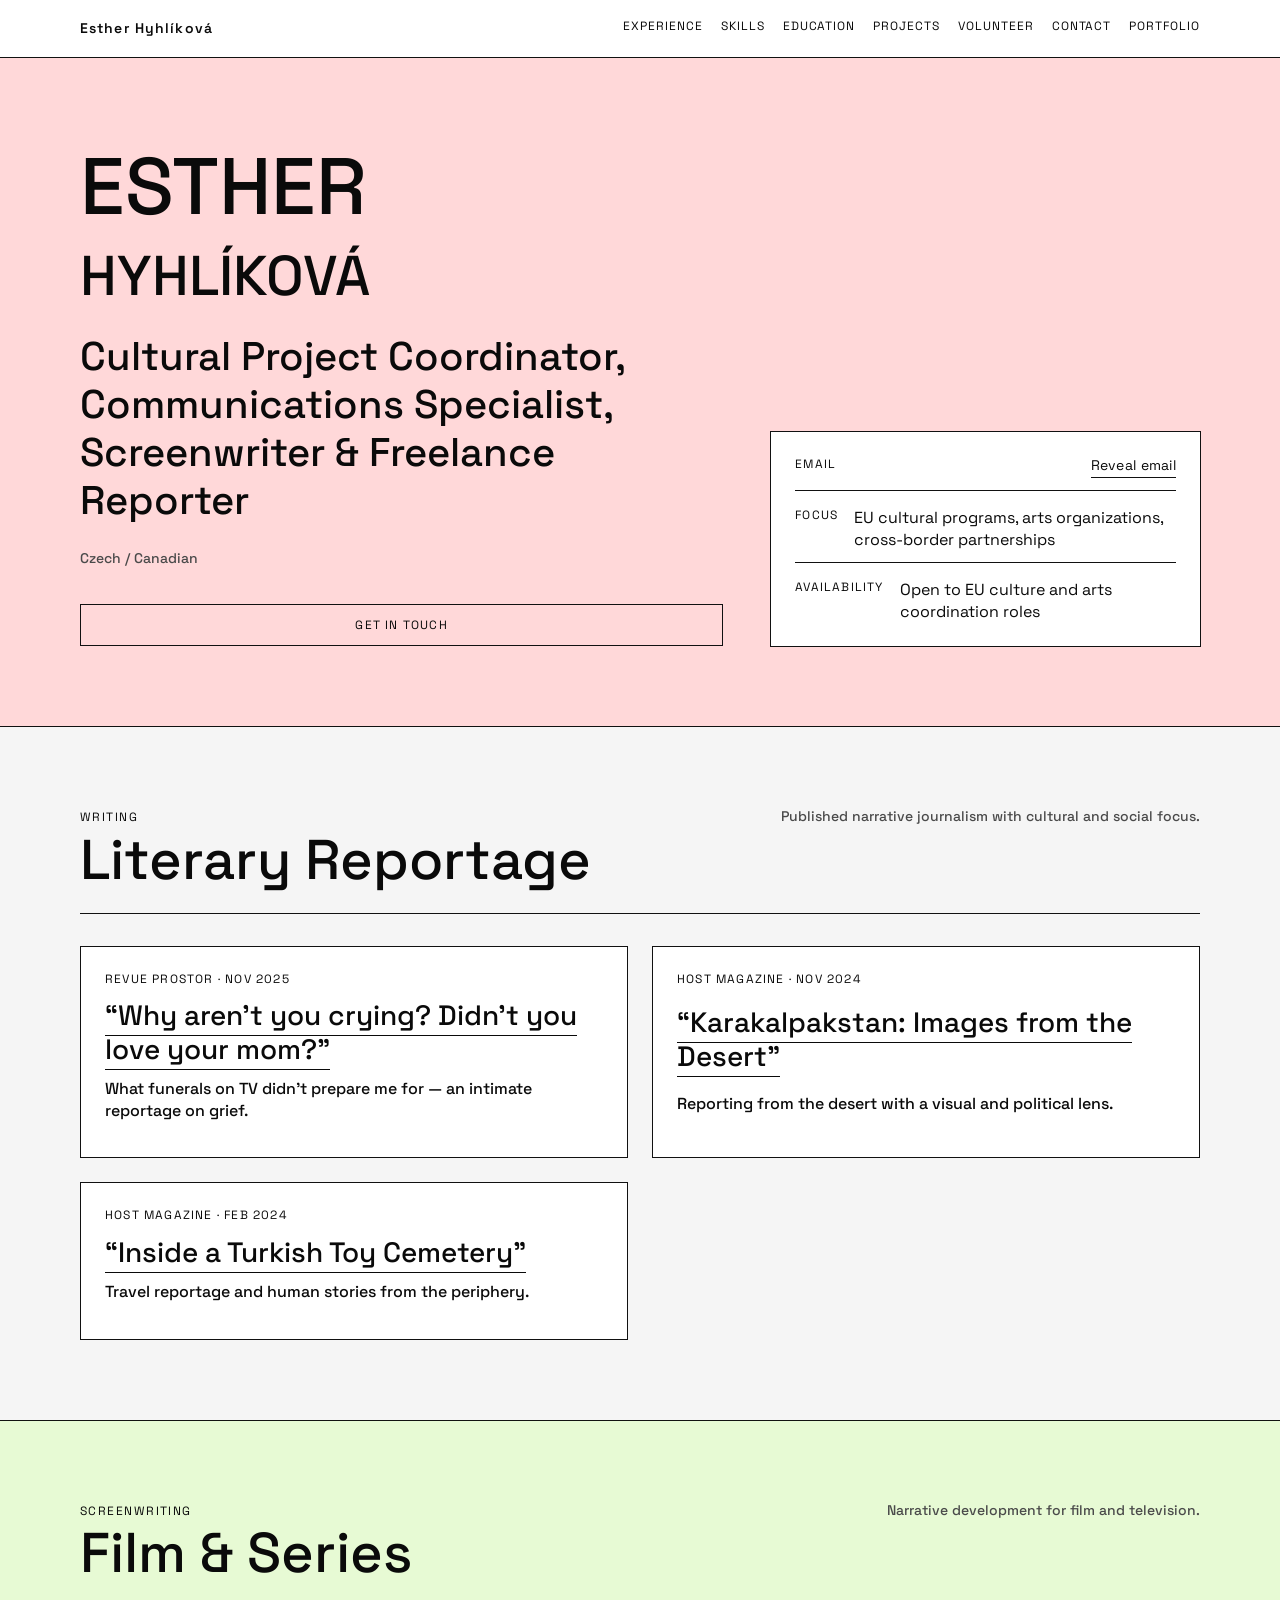
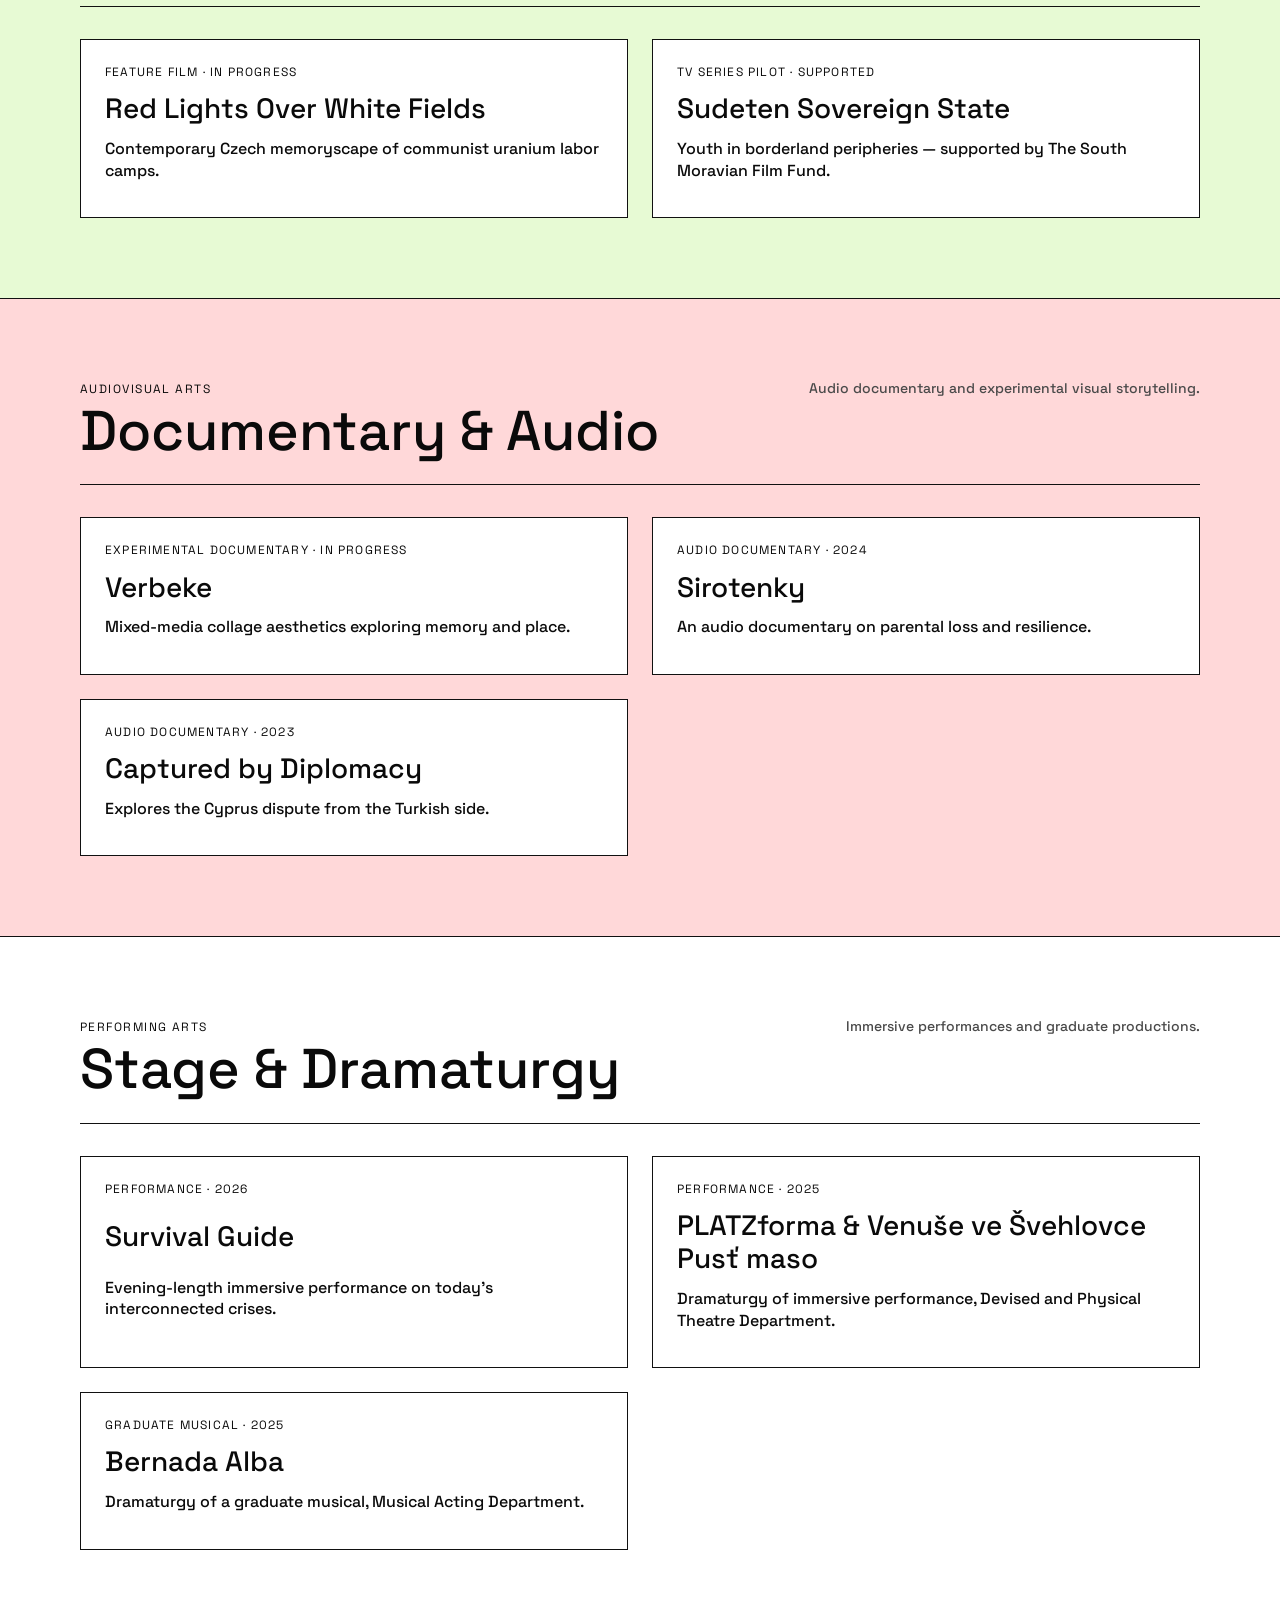
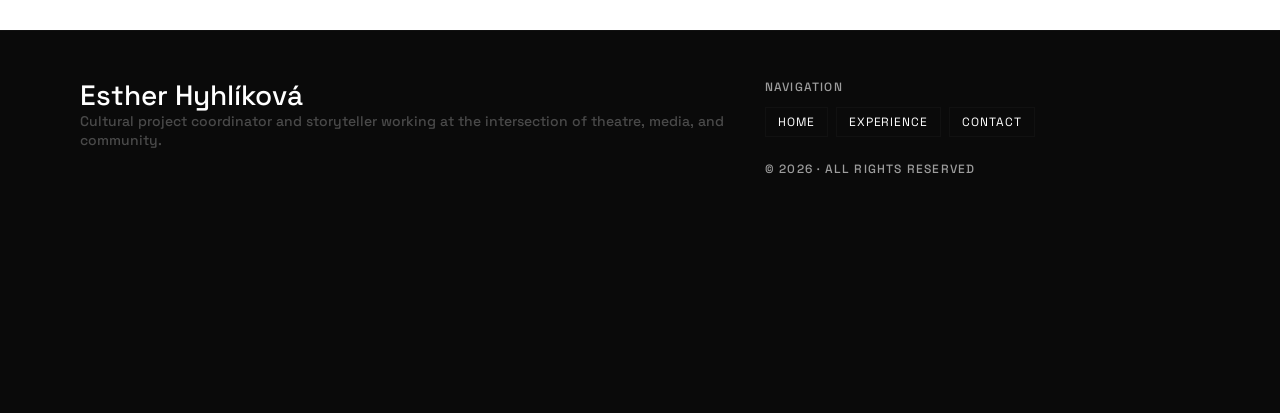
<file: portfolio.html>
<!DOCTYPE html>
<html lang="en">
  <head>
    <meta charset="UTF-8" />
    <meta name="viewport" content="width=device-width, initial-scale=1.0" />
    <title>Esther Hyhlikova — Portfolio</title>
    <link rel="preconnect" href="https://fonts.googleapis.com" />
    <link rel="preconnect" href="https://fonts.gstatic.com" crossorigin />
    <link
      href="https://fonts.googleapis.com/css2?family=Space+Grotesk:wght@400;500;600;700&display=swap"
      rel="stylesheet"
    />
    <link rel="stylesheet" href="styles.css" />
  </head>
  <body>
    <header class="site-header">
      <div class="container navbar">
        <div class="brand">Esther Hyhlíková</div>
        <nav class="nav-links">
          <a href="index.html#experience">Experience</a>
          <a href="index.html#skills">Skills</a>
          <a href="index.html#education">Education</a>
          <a href="index.html#projects">Projects</a>
          <a href="index.html#volunteer">Volunteer</a>
          <a href="index.html#contact">Contact</a>
          <a href="portfolio.html">Portfolio</a>
        </nav>
      </div>
    </header>

    <main>
      <section class="section" data-theme="pink">
        <div class="container hero">
          <div class="title-block">
            <div class="split-title">
              <h1>ESTHER</h1>
              <h2>HYHLÍKOVÁ</h2>
            </div>
            <h3>Cultural Project Coordinator, Communications Specialist, Screenwriter & Freelance Reporter</h3>
            <p class="section-note">Czech / Canadian</p>
            <a class="cta" href="index.html#contact">Get in touch</a>
          </div>
          <div class="hero-meta">
            <div class="meta-line">
              <span class="small">Email</span>
              <a
                class="email-reveal"
                href="#"
                data-email-user="estherhyhlikova"
                data-email-domain="gmail"
                data-email-tld="com"
              >Reveal email</a>
            </div>
            <div class="meta-line">
              <span class="small">Focus</span>
              <span>EU cultural programs, arts organizations, cross-border partnerships</span>
            </div>
            <div class="meta-line">
              <span class="small">Availability</span>
              <span>Open to EU culture and arts coordination roles</span>
            </div>
          </div>
        </div>
      </section>

      <section class="section" data-theme="gray">
        <div class="container">
          <div class="section-header">
            <div>
              <div class="kicker">Writing</div>
              <h2>Literary Reportage</h2>
            </div>
            <p class="section-note">Published narrative journalism with cultural and social focus.</p>
          </div>

          <div class="portfolio-grid">
            <article class="portfolio-card">
              <div class="category">Revue Prostor · Nov 2025</div>
              <h4>
                <a class="inline-link" href="https://revueprostor.cz/proc-nebrecis-to-jsi-maminku-nemela-rada-na-co-me-pohrby-v-televizi-nepripravily" target="_blank" rel="noopener">
                  “Why aren’t you crying? Didn’t you love your mom?”
                </a>
              </h4>
              <p>What funerals on TV didn’t prepare me for — an intimate reportage on grief.</p>
            </article>
            <article class="portfolio-card">
              <div class="category">Host Magazine · Nov 2024</div>
              <h4>
                <a class="inline-link" href="https://www.h7o.cz/casopis/14058-cislo-09-24" target="_blank" rel="noopener">
                  “Karakalpakstan: Images from the Desert”
                </a>
              </h4>
              <p>Reporting from the desert with a visual and political lens.</p>
            </article>
            <article class="portfolio-card">
              <div class="category">Host Magazine · Feb 2024</div>
              <h4>
                <a class="inline-link" href="https://www.h7o.cz/casopis/13837-cislo-02-24" target="_blank" rel="noopener">
                  “Inside a Turkish Toy Cemetery”
                </a>
              </h4>
              <p>Travel reportage and human stories from the periphery.</p>
            </article>
          </div>
        </div>
      </section>

      <section class="section" data-theme="green">
        <div class="container">
          <div class="section-header">
            <div>
              <div class="kicker">Screenwriting</div>
              <h2>Film & Series</h2>
            </div>
            <p class="section-note">Narrative development for film and television.</p>
          </div>

          <div class="portfolio-grid">
            <article class="portfolio-card">
              <div class="category">Feature Film · In Progress</div>
              <h4>Red Lights Over White Fields</h4>
              <p>Contemporary Czech memoryscape of communist uranium labor camps.</p>
            </article>
            <article class="portfolio-card">
              <div class="category">TV Series Pilot · Supported</div>
              <h4>Sudeten Sovereign State</h4>
              <p>Youth in borderland peripheries — supported by The South Moravian Film Fund.</p>
            </article>
          </div>
        </div>
      </section>

      <section class="section" data-theme="pink">
        <div class="container">
          <div class="section-header">
            <div>
              <div class="kicker">Audiovisual Arts</div>
              <h2>Documentary & Audio</h2>
            </div>
            <p class="section-note">Audio documentary and experimental visual storytelling.</p>
          </div>

          <div class="portfolio-grid">
            <article class="portfolio-card">
              <div class="category">Experimental Documentary · In Progress</div>
              <h4>Verbeke</h4>
              <p>Mixed-media collage aesthetics exploring memory and place.</p>
            </article>
            <article class="portfolio-card">
              <div class="category">Audio Documentary · 2024</div>
              <h4>Sirotenky</h4>
              <p>An audio documentary on parental loss and resilience.</p>
            </article>
            <article class="portfolio-card">
              <div class="category">Audio Documentary · 2023</div>
              <h4>Captured by Diplomacy</h4>
              <p>Explores the Cyprus dispute from the Turkish side.</p>
            </article>
          </div>
        </div>
      </section>

      <section class="section">
        <div class="container">
          <div class="section-header">
            <div>
              <div class="kicker">Performing Arts</div>
              <h2>Stage & Dramaturgy</h2>
            </div>
            <p class="section-note">Immersive performances and graduate productions.</p>
          </div>

          <div class="portfolio-grid">
            <article class="portfolio-card">
              <div class="category">Performance · 2026</div>
              <h4>Survival Guide</h4>
              <p>Evening-length immersive performance on today’s interconnected crises.</p>
            </article>
            <article class="portfolio-card">
              <div class="category">Performance · 2025</div>
              <h4>PLATZforma & Venuše ve Švehlovce Pusť maso</h4>
              <p>Dramaturgy of immersive performance, Devised and Physical Theatre Department.</p>
            </article>
            <article class="portfolio-card">
              <div class="category">Graduate Musical · 2025</div>
              <h4>Bernada Alba</h4>
              <p>Dramaturgy of a graduate musical, Musical Acting Department.</p>
            </article>
          </div>
        </div>
      </section>
    </main>

    <footer class="footer">
      <div class="container footer-grid">
        <div>
          <h4>Esther Hyhlíková</h4>
          <p class="section-note">
            Cultural project coordinator and storyteller working at the intersection of theatre, media, and community.
          </p>
        </div>
        <div>
          <p class="small">Navigation</p>
          <div class="tag-list">
            <a class="tag" href="index.html">Home</a>
            <a class="tag" href="index.html#experience">Experience</a>
            <a class="tag" href="index.html#contact">Contact</a>
          </div>
          <p class="small" style="margin-top: 24px;">© 2026 · All rights reserved</p>
        </div>
      </div>
      <div class="container">
        <div class="fish-stage" aria-hidden="true">
            <div class="fish-wrap">
    <div class="fish-track">
      <svg xmlns="http://www.w3.org/2000/svg" class="fish-school" viewBox="0 0 260.02 84.24" aria-hidden="true">
                  <path id="fish1" class="fish-color" d="M58,60s11,6.67,18.71-.41c0,0-.89-2.35-7.08-2.68-3.82-.2-6.7.51-10.49,1.68-2.39.72-3.6-1.35-4.45-2.51l-0.08,2.21,1.05,0.93-1.41.11-0.67,3.05S56.06,58.75,58,60Z" transform="translate(-12.44 -26.9)"></path>
                  <path id="fish2" class="fish-color" d="M35.6,73.21s9.1,5.5,15.45-.34c0,0-.73-1.94-5.84-2.21A23.41,23.41,0,0,0,36.54,72c-2,.61-3-1.11-3.68-2.06l-0.06,1.83,0.86,0.76-1.17.08-0.55,2.52S34,72.21,35.6,73.21Z" transform="translate(-12.44 -26.9)"></path>
                  <path id="fish3" class="fish-color" d="M101.58,60.59s9.11,5.51,15.46-.34c0,0-.74-1.94-5.85-2.22a23.18,23.18,0,0,0-8.66,1.39c-2,.59-3-1.12-3.68-2.08l-0.05,1.82,0.86,0.77L98.49,60l-0.55,2.52S99.94,59.6,101.58,60.59Z" transform="translate(-12.44 -26.9)"></path>
                  <path id="fish4" class="fish-color" d="M16.08,85.7s9.11,5.51,15.46-.34c0,0-.73-1.94-5.85-2.21A23.38,23.38,0,0,0,17,84.53c-2,.6-3-1.11-3.68-2.07l-0.06,1.83L14.16,85,13,85.13l-0.55,2.52S14.44,84.7,16.08,85.7Z" transform="translate(-12.44 -26.9)"></path>
                  <path id="fish5" class="fish-color" d="M163.24,48.39s12.47,7.54,21.15-.47c0,0-1-2.66-8-3-4.31-.23-7.56.58-11.85,1.89-2.69.82-4.06-1.52-5-2.83l-0.08,2.49,1.19,1-1.6.12-0.75,3.45S161,47,163.24,48.39Z" transform="translate(-12.44 -26.9)"></path>
                  <path id="fish6" class="fish-color" d="M112.33,83s11,6.67,18.71-.41c0,0-.89-2.35-7.08-2.68-3.82-.2-6.7.51-10.49,1.68-2.39.72-3.6-1.35-4.45-2.51l-0.08,2.21L110,82.25l-1.41.11-0.67,3.05S110.34,81.83,112.33,83Z" transform="translate(-12.44 -26.9)"></path>
                  <path id="fish7" class="fish-color" d="M89.88,96.3s9.1,5.5,15.45-.34c0,0-.73-1.94-5.84-2.21a23.41,23.41,0,0,0-8.66,1.38c-2,.61-3-1.11-3.68-2.06l-0.06,1.83,0.86,0.76-1.17.08-0.55,2.52S88.23,95.29,89.88,96.3Z" transform="translate(-12.44 -26.9)"></path>
                  <path id="fish8" class="fish-color" d="M155.86,84.11s9.11,5.51,15.46-.34c0,0-.74-1.94-5.85-2.22a23.18,23.18,0,0,0-8.66,1.39c-2,.59-3-1.12-3.68-2.08l-0.05,1.82,0.86,0.77-1.17.09-0.55,2.52S154.22,83.11,155.86,84.11Z" transform="translate(-12.44 -26.9)"></path>
                  <path id="fish9" class="fish-color" d="M70.36,108.79s9.11,5.51,15.46-.34c0,0-.73-1.94-5.85-2.21a23.38,23.38,0,0,0-8.66,1.38c-2,.6-3-1.11-3.68-2.07l-0.06,1.83,0.86,0.76-1.17.08-0.55,2.52S68.72,107.79,70.36,108.79Z" transform="translate(-12.44 -26.9)"></path>
                  <path id="fish10" class="fish-color" d="M189.77,31.33s12.47,7.54,21.15-.47c0,0-1-2.66-8-3-4.31-.23-7.56.58-11.85,1.89-2.69.82-4.06-1.52-5-2.83l-0.08,2.49,1.19,1-1.6.12L184.78,34S187.52,30,189.77,31.33Z" transform="translate(-12.44 -26.9)"></path>
                  <path id="fish11" class="fish-color" d="M137,55.07s11,6.67,18.71-.41c0,0-.89-2.35-7.08-2.68-3.82-.2-6.7.51-10.49,1.68-2.39.72-3.6-1.35-4.45-2.51l-0.08,2.21,1.05,0.93-1.41.11-0.67,3.05S135,53.86,137,55.07Z" transform="translate(-12.44 -26.9)"></path>
                  <path id="fish12" class="fish-color" d="M114.5,68.33s9.1,5.5,15.45-.34c0,0-.73-1.94-5.84-2.21a23.41,23.41,0,0,0-8.66,1.38c-2,.61-3-1.11-3.68-2.06l-0.06,1.83,0.86,0.76-1.17.08-0.55,2.52S112.86,67.32,114.5,68.33Z" transform="translate(-12.44 -26.9)"></path>
                  <path id="fish13" class="fish-color" d="M95,80.82s9.11,5.51,15.46-.34c0,0-.73-1.94-5.85-2.21a23.38,23.38,0,0,0-8.66,1.38c-2,.6-3-1.11-3.68-2.07L92.2,79.4l0.86,0.76-1.17.08-0.55,2.52S93.34,79.82,95,80.82Z" transform="translate(-12.44 -26.9)"></path>
                  <path id="fish14" class="fish-color" d="M232.31,69.86l1.15-.22a11,11,0,0,0,1.59-.5,1.75,1.75,0,0,1,.57-0.1,6.2,6.2,0,0,0,1.27-.52,0.68,0.68,0,0,0,.38-0.31l0-.13a1.94,1.94,0,0,1,.13-0.26,0.59,0.59,0,0,0-.15-0.66,2.66,2.66,0,0,0-.34-0.22s0-.51-0.23-0.31c0,0-.57-0.53-0.87-0.76A14.21,14.21,0,0,0,234.5,65c-0.32-.17-0.7-0.42-0.92-0.55a5.52,5.52,0,0,0-1.68-.64l-1.17-.12a1.34,1.34,0,0,1-1-.29c-0.31-.31-1.63-1.55-2-1.82a1.18,1.18,0,0,0-1.36-.26l-0.07.07-0.06,0,0,0.06v0.09l0,0.06a0.05,0.05,0,0,1,0,0s0-.07,0,0a0.49,0.49,0,0,0-.09.13l0,0.1,0,0-0.06.07-0.07,0v0.06a0.08,0.08,0,0,0,0,0l0,0-0.15.1h0V62.4l0,0.07-0.09,0,0,0.06a0.28,0.28,0,0,1-.12.07l-0.09,0s0,0.06,0,.07H225s0,0,0,0,0.06,0,0,0a0.22,0.22,0,0,1-.12.06l-0.09,0h-0.06l0,0.06h0l-0.09,0a0.11,0.11,0,0,0-.12.09h-0.06s0,0,0,0,0,0,0,0l-0.07,0,0,0-0.12.06-0.15,0h-0.1l0,0.07s0,0,0,0h-0.07a0,0,0,0,1,0,0s0,0,0,0l0,0-0.1,0-0.09.07,0,0.07a0.06,0.06,0,0,1-.06,0H223s0,0.12-.06.12h-0.2l-0.06,0-0.12,0-0.07,0-0.07,0-0.06,0-0.1,0a0,0,0,0,1,0,.06h0a0.1,0.1,0,0,1-.07.06,0.16,0.16,0,0,0-.09.06v0l-0.06.12v0.18l0,0.07,0.2,0.09a5,5,0,0,1,1.18.19c0,0.1-.16.06-0.42,0.09a6.25,6.25,0,0,1-1.94,0c-0.64-.16-3.19-1-3.75-1.15a9.49,9.49,0,0,0-2.36-.35,0.6,0.6,0,0,0-.37,1,14.94,14.94,0,0,0,1.95,1.6c0.37,0.26.55,0.44,0.37,0.77a13.08,13.08,0,0,1-1.12,2c-0.35.37-1.18,1.29-1,1.4s0.85,0.13,2.21-.55a27.11,27.11,0,0,1,3.78-1.81,5.56,5.56,0,0,1,1.77.09,0.25,0.25,0,0,1-.28.2,2.58,2.58,0,0,0-.79,0,0.81,0.81,0,0,0,0,.28l0,0.22,0,0.2V69l0,0.11,0,0.09a0.27,0.27,0,0,1,0,.11,0.78,0.78,0,0,1,0,.15v0.66l0,0.15,0,0.13V70.5l0,0.13s0,0,0,.09V71a0.09,0.09,0,0,0,0,.09l0,0.07,0.11,0.09,0.07,0h0.13s0.11-.07.13,0-0.07,0,0,.07a1.54,1.54,0,0,0,.92-0.5c0.39-.37.57-0.74,0.68-0.79a2.67,2.67,0,0,0,.7-0.79,13.14,13.14,0,0,0,2.54.19h0.07l-0.13.07-0.09.09-0.07.09-0.09.07-0.07.11a2,2,0,0,0-.26,2s0,0.24.63,0.09c0,0,.2.48,0.9,0.09a4.88,4.88,0,0,0,1.46-1.6,1.87,1.87,0,0,1,.35-0.52c0.07,0,.9.13,1.07,0.09,0,0-.82,1.06-0.39,1.36h0v0.09l0.07,0h0.09l0.06,0h0.09v0.07h0.16l0,0h0.07l0,0.06h0.06l0.07,0,0,0.06h0.07l0.09,0h0.06s0,0,0,0V71.39h0.1l0.06,0.07v0l0.06,0,0.06,0.06,0.09,0s0,0,.06,0a0.12,0.12,0,0,0,.07,0h0A6.47,6.47,0,0,1,232.31,69.86Z" transform="translate(-12.44 -26.9)"></path>
                  <path id="fish15" class="fish-color" d="M251,82.84s0.95-.17,1.34-0.25a12.72,12.72,0,0,0,1.84-.57,2,2,0,0,1,.66-0.12,7.19,7.19,0,0,0,1.47-.61,0.78,0.78,0,0,0,.44-0.35l0-.15a2.25,2.25,0,0,1,.15-0.3,0.69,0.69,0,0,0-.17-0.76,3.08,3.08,0,0,0-.39-0.25s0.05-.59-0.27-0.35c0,0-.66-0.61-1-0.88a16.48,16.48,0,0,0-1.49-1c-0.37-.2-0.81-0.49-1.06-0.64a6.4,6.4,0,0,0-1.94-.74l-1.35-.14a1.55,1.55,0,0,1-1.15-.34c-0.36-.35-1.89-1.79-2.3-2.11a1.37,1.37,0,0,0-1.57-.3l-0.08.08-0.07.05-0.05.07v0.1l-0.05.07a0.06,0.06,0,0,1-.05.05c-0.05,0,0-.08-0.05,0a0.57,0.57,0,0,0-.1.15l0,0.12,0,0-0.07.08-0.08,0v0.07a0.09,0.09,0,0,0-.05.05l0,0.05-0.17.12h-0.05l0,0.1-0.05.08-0.1,0-0.05.07a0.32,0.32,0,0,1-.14.08l-0.1.05s0.05,0.07-.05.08l-0.1,0s0,0-.05,0,0.07,0,0,.05a0.25,0.25,0,0,1-.14.07l-0.1.05H242.2l-0.05.07-0.05,0-0.1,0a0.12,0.12,0,0,0-.14.1l-0.07,0s0,0-.05,0,0,0-.05,0l-0.08,0-0.05.05-0.14.07-0.17,0-0.05,0-0.07,0-0.05.08s0,0-.05,0l-0.08,0a0,0,0,0,1-.05.05c-0.05,0,0-.05-0.05,0l-0.05.05-0.12,0-0.1.08,0,0.08a0.07,0.07,0,0,1-.07,0h-0.3s0,0.14-.07.14h-0.24l-0.07.05-0.14.05-0.08,0-0.08,0-0.07,0-0.12,0a0.05,0.05,0,0,1,0,.07l-0.05,0a0.12,0.12,0,0,1-.08.07,0.18,0.18,0,0,0-.1.07l0,0.05-0.07.13v0.2l-0.05.08,0.24,0.1a5.77,5.77,0,0,1,1.37.22c0,0.12-.19.07-0.49,0.1a7.25,7.25,0,0,1-2.25.05c-0.74-.19-3.69-1.16-4.35-1.34a11,11,0,0,0-2.74-.41,0.7,0.7,0,0,0-.43,1.14,17.32,17.32,0,0,0,2.26,1.85c0.43,0.3.63,0.51,0.43,0.89a15.16,15.16,0,0,1-1.29,2.28c-0.41.43-1.37,1.5-1.12,1.62s1,0.15,2.56-.63a31.43,31.43,0,0,1,4.39-2.1,6.45,6.45,0,0,1,2.05.1,0.29,0.29,0,0,1-.33.23,3,3,0,0,0-.91.05,0.94,0.94,0,0,0-.05.33l0.05,0.25,0,0.23v0.13l0,0.13,0,0.1a0.31,0.31,0,0,1,0,.13,0.9,0.9,0,0,1,0,.18v0.76l0,0.18,0,0.15v0.1l0.05,0.15s0,0,0,.1V84.1a0.1,0.1,0,0,0,0,.1l0,0.08a0.92,0.92,0,0,0,.13.1l0.08,0.05h0.15s0.13-.08.15,0-0.08,0,0,.08a1.79,1.79,0,0,0,1.06-.58c0.46-.43.66-0.86,0.79-0.91a3.09,3.09,0,0,0,.81-0.91,15.23,15.23,0,0,0,2.94.22h0.08l-0.15.08-0.1.1-0.08.1-0.1.08-0.08.13a2.31,2.31,0,0,0-.3,2.28s0,0.28.74,0.1c0,0,.23.56,1,0.1a5.65,5.65,0,0,0,1.7-1.85,2.17,2.17,0,0,1,.41-0.61c0.08,0,1,.15,1.24.1,0,0-1,1.23-.45,1.58h0.05l0,0.1,0.08,0,0.05,0,0.05,0,0.07,0h0.1l0,0.08,0,0h0.15l0.05,0h0.08l0.05,0.07,0.07,0,0.08,0,0,0.07h0.08l0.1-.05h0.07s0,0.05,0,0l0-.07,0.07,0,0.05,0L250,84.69l0,0.05,0.07,0.05,0.07,0.07,0.1,0.05s0,0,.07,0a0.14,0.14,0,0,0,.08.05h0.05A7.5,7.5,0,0,1,251,82.84Z" transform="translate(-12.44 -26.9)"></path>
                  <path id="fish16" class="fish-color" d="M266.54,47.67s0.95-.17,1.34-0.25a12.71,12.71,0,0,0,1.84-.57,2,2,0,0,1,.66-0.12,7.19,7.19,0,0,0,1.47-.61,0.78,0.78,0,0,0,.44-0.35l0-.15a2.25,2.25,0,0,1,.15-0.3,0.69,0.69,0,0,0-.17-0.76,3.08,3.08,0,0,0-.39-0.25s0.05-.59-0.27-0.35c0,0-.66-0.61-1-0.88a16.49,16.49,0,0,0-1.49-1c-0.37-.2-0.81-0.49-1.06-0.64a6.4,6.4,0,0,0-1.94-.74l-1.35-.14a1.55,1.55,0,0,1-1.15-.34c-0.36-.35-1.89-1.79-2.3-2.11a1.37,1.37,0,0,0-1.57-.3l-0.08.08-0.07.05-0.05.07v0.1l-0.05.07a0.06,0.06,0,0,1-.05.05c-0.05,0,0-.08-0.05,0a0.57,0.57,0,0,0-.1.15l0,0.12,0,0-0.07.08-0.08,0V38.7a0.09,0.09,0,0,0-.05.05l0,0.05-0.17.12h-0.05l0,0.1-0.05.08-0.1,0-0.05.07a0.32,0.32,0,0,1-.14.08l-0.1.05s0.05,0.07-.05.08l-0.1,0s0,0-.05,0,0.07,0,0,.05a0.25,0.25,0,0,1-.14.07l-0.1.05h-0.07l-0.05.07-0.05,0-0.1,0a0.12,0.12,0,0,0-.14.1l-0.07,0s0,0-.05,0,0,0-.05,0l-0.08,0-0.05.05L257,40l-0.17,0-0.05,0-0.07,0-0.05.08s0,0-.05,0l-0.08,0a0,0,0,0,1-.05.05c-0.05,0,0-.05-0.05,0l-0.05.05-0.12,0-0.1.08,0,0.08a0.07,0.07,0,0,1-.07,0h-0.3s0,0.14-.07.14H255.4l-0.07.05-0.14.05-0.08,0-0.08,0-0.07,0-0.12,0a0.05,0.05,0,0,1,0,.07l-0.05,0a0.12,0.12,0,0,1-.08.07,0.18,0.18,0,0,0-.1.07l0,0.05-0.07.13v0.2l-0.05.08,0.24,0.1a5.77,5.77,0,0,1,1.37.22c0,0.12-.19.07-0.49,0.1a7.25,7.25,0,0,1-2.25.05c-0.74-.19-3.69-1.16-4.35-1.34a11,11,0,0,0-2.74-.41,0.7,0.7,0,0,0-.43,1.14A17.32,17.32,0,0,0,248,43.31c0.43,0.3.63,0.51,0.43,0.89a15.16,15.16,0,0,1-1.29,2.28c-0.41.43-1.37,1.5-1.12,1.62s1,0.15,2.56-.63a31.43,31.43,0,0,1,4.39-2.1,6.45,6.45,0,0,1,2.05.1,0.29,0.29,0,0,1-.33.23,3,3,0,0,0-.91.05,0.94,0.94,0,0,0-.05.33l0.05,0.25,0,0.23v0.13l0,0.13,0,0.1a0.31,0.31,0,0,1,0,.13,0.9,0.9,0,0,1,0,.18V48l0,0.18,0,0.15v0.1L254,48.56s0,0,0,.1v0.28a0.1,0.1,0,0,0,0,.1l0,0.08a0.92,0.92,0,0,0,.13.1l0.08,0.05h0.15s0.13-.08.15,0-0.08,0,0,.08a1.79,1.79,0,0,0,1.06-.58c0.46-.43.66-0.86,0.79-0.91a3.09,3.09,0,0,0,.81-0.91,15.24,15.24,0,0,0,2.94.22h0.08l-0.15.08-0.1.1-0.08.1-0.1.08-0.08.13a2.31,2.31,0,0,0-.3,2.28s0,0.28.74,0.1c0,0,.23.56,1,0.1a5.65,5.65,0,0,0,1.7-1.85,2.17,2.17,0,0,1,.41-0.61c0.08,0,1,.15,1.24.1,0,0-1,1.23-.45,1.58h0.05l0,0.1,0.08,0,0.05,0,0.05,0,0.07,0h0.1l0,0.08,0,0h0.15l0.05,0h0.08l0.05,0.07,0.07,0,0.08,0,0,0.07h0.08l0.1-.05h0.07s0,0.05,0,0l0-.07,0.07,0,0.05,0,0.07,0.08,0,0.05,0.07,0.05,0.07,0.07,0.1,0.05s0,0,.07,0a0.14,0.14,0,0,0,.08.05H266A7.5,7.5,0,0,1,266.54,47.67Z" transform="translate(-12.44 -26.9)"></path>
                  <path id="fish17" class="fish-color" d="M86.53,75.81l1.09-.21a10.35,10.35,0,0,0,1.5-.47,1.65,1.65,0,0,1,.54-0.1,5.85,5.85,0,0,0,1.2-.5,0.64,0.64,0,0,0,.36-0.29l0-.12a1.83,1.83,0,0,1,.12-0.25,0.56,0.56,0,0,0-.14-0.62,2.51,2.51,0,0,0-.32-0.21s0-.48-0.22-0.29c0,0-.54-0.5-0.83-0.72a13.43,13.43,0,0,0-1.21-.83c-0.3-.17-0.66-0.4-0.87-0.52a5.21,5.21,0,0,0-1.58-.61L85,70a1.26,1.26,0,0,1-.94-0.28c-0.29-.29-1.54-1.46-1.87-1.72A1.12,1.12,0,0,0,81,67.75l-0.07.07-0.06,0,0,0.05V68l0,0.06a0,0,0,0,1,0,0s0-.07,0,0a0.47,0.47,0,0,0-.08.12l0,0.1,0,0-0.06.07-0.07,0V68.5a0.07,0.07,0,0,0,0,0l0,0-0.14.1h0v0.08l0,0.07-0.08,0,0,0.06a0.26,0.26,0,0,1-.11.07l-0.08,0s0,0.06,0,.07H79.66s0,0,0,0,0.06,0,0,0a0.2,0.2,0,0,1-.11.06l-0.08,0H79.36l0,0.05h0l-0.08,0a0.1,0.1,0,0,0-.11.08H79s0,0,0,0,0,0,0,0l-0.07,0,0,0-0.11.06-0.14,0h-0.1l0,0.07s0,0,0,0H78.34a0,0,0,0,1,0,0s0,0,0,0l0,0-0.1,0L78,69.89,78,70A0.06,0.06,0,0,1,78,70H77.71s0,0.11-.06.11H77.46l-0.06,0-0.11,0-0.07,0-0.07,0-0.06,0-0.1,0a0,0,0,0,1,0,.05h0a0.09,0.09,0,0,1-.07.05,0.15,0.15,0,0,0-.08.06v0l-0.06.11v0.17l0,0.07,0.19,0.08a4.7,4.7,0,0,1,1.11.18c0,0.1-.15.05-0.4,0.08a5.9,5.9,0,0,1-1.83,0c-0.61-.15-3-0.94-3.54-1.09A9,9,0,0,0,70,69.83a0.57,0.57,0,0,0-.35.93,14.1,14.1,0,0,0,1.84,1.51c0.35,0.25.52,0.41,0.35,0.72a12.34,12.34,0,0,1-1.05,1.86c-0.33.35-1.11,1.22-.91,1.32s0.8,0.12,2.08-.52a25.59,25.59,0,0,1,3.57-1.71,5.25,5.25,0,0,1,1.67.08,0.24,0.24,0,0,1-.27.19,2.43,2.43,0,0,0-.74,0,0.76,0.76,0,0,0,0,.27l0,0.21,0,0.19V75l0,0.1,0,0.08a0.25,0.25,0,0,1,0,.1,0.73,0.73,0,0,1,0,.14v0.62l0,0.14,0,0.12v0.08l0,0.12s0,0,0,.08v0.23a0.08,0.08,0,0,0,0,.08l0,0.06,0.1,0.08,0.06,0H76.6s0.1-.06.12,0-0.06,0,0,.06a1.46,1.46,0,0,0,.87-0.47c0.37-.35.54-0.7,0.64-0.74a2.52,2.52,0,0,0,.66-0.74,12.41,12.41,0,0,0,2.39.18h0.06l-0.12.06-0.08.08-0.06.08L81,75.67l-0.06.1a1.88,1.88,0,0,0-.25,1.86s0,0.23.6,0.08c0,0,.19.45,0.85,0.08a4.6,4.6,0,0,0,1.38-1.51,1.77,1.77,0,0,1,.33-0.5c0.06,0,.85.12,1,0.08,0,0-.78,1-0.36,1.29h0v0.08l0.07,0h0.08l0.06,0h0.08v0.07H85l0,0h0.07l0,0.05H85.2l0.07,0,0,0.05h0.07l0.08,0h0.06s0,0,0,0V77.26h0.1l0.06,0.07v0l0.06,0,0.06,0.05,0.08,0s0,0,.06,0a0.11,0.11,0,0,0,.07,0h0A6.11,6.11,0,0,1,86.53,75.81Z" transform="translate(-12.44 -26.9)"></path>
                  <path id="fish18" class="fish-color" d="M147.51,78l1.09-.21a10.35,10.35,0,0,0,1.5-.47,1.65,1.65,0,0,1,.54-0.1,5.85,5.85,0,0,0,1.2-.5,0.64,0.64,0,0,0,.36-0.29l0-.12a1.83,1.83,0,0,1,.12-0.25,0.56,0.56,0,0,0-.14-0.62,2.51,2.51,0,0,0-.32-0.21s0-.48-0.22-0.29c0,0-.54-0.5-0.83-0.72a13.42,13.42,0,0,0-1.21-.83c-0.3-.17-0.66-0.4-0.87-0.52a5.21,5.21,0,0,0-1.58-.61l-1.1-.11a1.26,1.26,0,0,1-.94-0.28c-0.29-.29-1.54-1.46-1.87-1.72a1.12,1.12,0,0,0-1.28-.25l-0.07.07-0.06,0,0,0.05v0.08l0,0.06a0,0,0,0,1,0,0s0-.07,0,0a0.47,0.47,0,0,0-.08.12l0,0.1,0,0-0.06.07-0.07,0v0.06a0.08,0.08,0,0,0,0,0l0,0-0.14.1h0v0.08l0,0.07-0.08,0,0,0.06a0.26,0.26,0,0,1-.11.07l-0.08,0s0,0.06,0,.07h-0.08s0,0,0,0,0.06,0,0,0a0.2,0.2,0,0,1-.11.06l-0.08,0h-0.06l0,0.05h0l-0.08,0a0.1,0.1,0,0,0-.11.08H140s0,0,0,0,0,0,0,0l-0.07,0,0,0-0.11.06-0.14,0h-0.1l0,0.07s0,0,0,0h-0.07a0,0,0,0,1,0,0s0,0,0,0l0,0-0.1,0-0.08.07,0,0.07a0.06,0.06,0,0,1-.06,0h-0.25s0,0.11-.06.11h-0.19l-0.06,0-0.11,0-0.07,0-0.07,0-0.06,0-0.1,0a0,0,0,0,1,0,.05h0a0.09,0.09,0,0,1-.07.05,0.15,0.15,0,0,0-.08.06v0l-0.06.11v0.17l0,0.07,0.19,0.08a4.7,4.7,0,0,1,1.11.18c0,0.1-.15.05-0.4,0.08a5.9,5.9,0,0,1-1.83,0c-0.61-.15-3-0.94-3.54-1.09A9,9,0,0,0,131,72a0.57,0.57,0,0,0-.35.93,14.1,14.1,0,0,0,1.84,1.51c0.35,0.25.52,0.41,0.35,0.72A12.34,12.34,0,0,1,131.75,77c-0.33.35-1.11,1.22-.91,1.32s0.8,0.12,2.08-.52a25.59,25.59,0,0,1,3.57-1.71,5.25,5.25,0,0,1,1.67.08,0.24,0.24,0,0,1-.27.19,2.43,2.43,0,0,0-.74,0,0.76,0.76,0,0,0,0,.27l0,0.21,0,0.19v0.1l0,0.1,0,0.08a0.25,0.25,0,0,1,0,.1,0.73,0.73,0,0,1,0,.14v0.62l0,0.14,0,0.12v0.08l0,0.12s0,0,0,.08V79a0.08,0.08,0,0,0,0,.08l0,0.06,0.1,0.08,0.06,0h0.12s0.1-.06.12,0-0.06,0,0,.06a1.46,1.46,0,0,0,.87-0.47c0.37-.35.54-0.7,0.64-0.74a2.52,2.52,0,0,0,.66-0.74,12.41,12.41,0,0,0,2.39.18h0.06l-0.12.06-0.08.08-0.06.08-0.08.06-0.06.1a1.88,1.88,0,0,0-.25,1.86s0,0.23.6,0.08c0,0,.19.45,0.85,0.08a4.6,4.6,0,0,0,1.38-1.51,1.77,1.77,0,0,1,.33-0.5c0.06,0,.85.12,1,0.08,0,0-.78,1-0.36,1.29h0V79.4l0.07,0h0.08l0.06,0h0.08v0.07H146l0,0h0.07l0,0.05h0.06l0.07,0,0,0.05h0.07l0.08,0h0.06s0,0,0,0V79.42h0.1l0.06,0.07v0l0.06,0,0.06,0.05,0.08,0s0,0,.06,0a0.11,0.11,0,0,0,.07,0h0A6.11,6.11,0,0,1,147.51,78Z" transform="translate(-12.44 -26.9)"></path>
                  <path id="fish19" class="fish-color" d="M167.84,70.89l1.08-.2a10.27,10.27,0,0,0,1.49-.46,1.64,1.64,0,0,1,.53-0.1,5.81,5.81,0,0,0,1.19-.49,0.63,0.63,0,0,0,.36-0.29l0-.12a1.82,1.82,0,0,1,.12-0.25,0.55,0.55,0,0,0-.14-0.61,2.49,2.49,0,0,0-.31-0.2s0-.48-0.22-0.29c0,0-.53-0.49-0.82-0.71a13.32,13.32,0,0,0-1.2-.82c-0.3-.16-0.66-0.4-0.86-0.52a5.17,5.17,0,0,0-1.57-.6l-1.09-.11a1.25,1.25,0,0,1-.93-0.27c-0.29-.29-1.53-1.45-1.86-1.71a1.11,1.11,0,0,0-1.27-.25l-0.07.07-0.05,0,0,0.05v0.08l0,0.05a0,0,0,0,1,0,0s0-.07,0,0a0.46,0.46,0,0,0-.08.12l0,0.1,0,0-0.05.07-0.07,0v0.05a0.07,0.07,0,0,0,0,0l0,0-0.14.1h0v0.08l0,0.07-0.08,0,0,0.05a0.26,0.26,0,0,1-.11.07l-0.08,0s0,0.05,0,.07H161s0,0,0,0,0.05,0,0,0a0.2,0.2,0,0,1-.11.05l-0.08,0h-0.05l0,0.05h0l-0.08,0a0.1,0.1,0,0,0-.11.08h-0.05s0,0,0,0,0,0,0,0l-0.07,0,0,0-0.11.05-0.14,0h-0.1l0,0.07s0,0,0,0h-0.07a0,0,0,0,1,0,0s0,0,0,0l0,0-0.1,0-0.08.07,0,0.07a0.06,0.06,0,0,1-.05,0h-0.25s0,0.11-.05.11h-0.19l-0.05,0-0.11,0-0.07,0-0.07,0-0.05,0-0.1,0a0,0,0,0,1,0,.05h0a0.09,0.09,0,0,1-.07.05,0.15,0.15,0,0,0-.08.05v0l-0.05.11V65.9l0,0.07,0.19,0.08a4.66,4.66,0,0,1,1.11.18c0,0.1-.15.05-0.4,0.08a5.86,5.86,0,0,1-1.82,0c-0.6-.15-3-0.94-3.52-1.08a8.9,8.9,0,0,0-2.21-.33,0.57,0.57,0,0,0-.35.92,14,14,0,0,0,1.82,1.5c0.35,0.25.51,0.41,0.35,0.72a12.25,12.25,0,0,1-1,1.84c-0.33.35-1.11,1.21-.9,1.31s0.8,0.12,2.07-.51A25.4,25.4,0,0,1,156.9,69a5.21,5.21,0,0,1,1.66.08,0.23,0.23,0,0,1-.27.18,2.41,2.41,0,0,0-.74,0,0.76,0.76,0,0,0,0,.27l0,0.2,0,0.18v0.1l0,0.1,0,0.08a0.25,0.25,0,0,1,0,.1,0.73,0.73,0,0,1,0,.14v0.61l0,0.14,0,0.12v0.08l0,0.12s0,0,0,.08v0.23a0.08,0.08,0,0,0,0,.08l0,0.06,0.1,0.08,0.06,0H158s0.1-.06.12,0-0.06,0,0,.06a1.45,1.45,0,0,0,.86-0.47c0.37-.35.53-0.7,0.64-0.74a2.5,2.5,0,0,0,.66-0.74,12.32,12.32,0,0,0,2.38.17h0.06l-0.12.06-0.08.08-0.06.08-0.08.06-0.06.1a1.86,1.86,0,0,0-.25,1.84s0,0.23.59,0.08c0,0,.18.45,0.84,0.08a4.57,4.57,0,0,0,1.37-1.5,1.76,1.76,0,0,1,.33-0.49c0.06,0,.84.12,1,0.08,0,0-.77,1-0.36,1.28h0v0.08l0.07,0H166l0.05,0h0.08v0.07h0.15l0,0h0.07l0,0.05h0.05l0.07,0,0,0.05h0.07l0.08,0h0.05s0,0,0,0V72.32H167L167,72.39v0l0.05,0,0.05,0.05,0.08,0s0,0,.05,0a0.11,0.11,0,0,0,.07,0h0A6.07,6.07,0,0,1,167.84,70.89Z" transform="translate(-12.44 -26.9)"></path>
                  <path id="fish20" class="fish-color" d="M144,99.52s0.95-.17,1.34-0.25a12.71,12.71,0,0,0,1.84-.57,2,2,0,0,1,.66-0.12,7.19,7.19,0,0,0,1.47-.61,0.78,0.78,0,0,0,.44-0.35l0-.15a2.25,2.25,0,0,1,.15-0.3,0.69,0.69,0,0,0-.17-0.76,3.08,3.08,0,0,0-.39-0.25s0.05-.59-0.27-0.35c0,0-.66-0.61-1-0.88a16.49,16.49,0,0,0-1.49-1c-0.37-.2-0.81-0.49-1.06-0.64a6.4,6.4,0,0,0-1.94-.74l-1.35-.14A1.55,1.55,0,0,1,141,92c-0.36-.35-1.89-1.79-2.3-2.11a1.37,1.37,0,0,0-1.57-.3l-0.08.08-0.07.05-0.05.07v0.1l-0.05.07a0.06,0.06,0,0,1-.05.05c-0.05,0,0-.08-0.05,0a0.57,0.57,0,0,0-.1.15l0,0.12,0,0-0.07.08-0.08,0v0.07a0.09,0.09,0,0,0-.05.05l0,0.05-0.17.12h-0.05l0,0.1-0.05.08L136,91l-0.05.07a0.32,0.32,0,0,1-.14.08l-0.1.05s0.05,0.07-.05.08l-0.1,0s0,0-.05,0,0.07,0,0,.05a0.25,0.25,0,0,1-.14.07l-0.1.05h-0.07l-0.05.07-0.05,0-0.1,0a0.12,0.12,0,0,0-.14.1l-0.07,0s0,0-.05,0,0,0-.05,0l-0.08,0-0.05.05-0.14.07-0.17,0-0.05,0-0.07,0-0.05.08s0,0-.05,0l-0.08,0a0,0,0,0,1-.05.05c-0.05,0,0-.05-0.05,0l-0.05.05-0.12,0-0.1.08,0,0.08a0.07,0.07,0,0,1-.07,0h-0.3s0,0.14-.07.14h-0.24l-0.07.05-0.14.05-0.08,0-0.08,0-0.07,0-0.12,0a0.05,0.05,0,0,1,0,.07l-0.05,0a0.12,0.12,0,0,1-.08.07,0.18,0.18,0,0,0-.1.07L132,93l-0.07.13v0.2l-0.05.08,0.24,0.1a5.77,5.77,0,0,1,1.37.22c0,0.12-.19.07-0.49,0.1a7.25,7.25,0,0,1-2.25.05c-0.74-.19-3.69-1.16-4.35-1.34a11,11,0,0,0-2.74-.41,0.7,0.7,0,0,0-.43,1.14,17.32,17.32,0,0,0,2.26,1.85c0.43,0.3.63,0.51,0.43,0.89a15.16,15.16,0,0,1-1.29,2.28c-0.41.43-1.37,1.5-1.12,1.62s1,0.15,2.56-.63a31.43,31.43,0,0,1,4.39-2.1,6.45,6.45,0,0,1,2.05.1,0.29,0.29,0,0,1-.33.23,3,3,0,0,0-.91.05,0.94,0.94,0,0,0-.05.33l0.05,0.25,0,0.23v0.13l0,0.13,0,0.1a0.31,0.31,0,0,1,0,.13,0.9,0.9,0,0,1,0,.18v0.76l0,0.18,0,0.15v0.1l0.05,0.15s0,0,0,.1v0.28a0.1,0.1,0,0,0,0,.1l0,0.08a0.92,0.92,0,0,0,.13.1l0.08,0.05h0.15s0.13-.08.15,0-0.08,0,0,.08a1.79,1.79,0,0,0,1.06-.58c0.46-.43.66-0.86,0.79-0.91a3.09,3.09,0,0,0,.81-0.91,15.24,15.24,0,0,0,2.94.22h0.08l-0.15.08-0.1.1-0.08.1-0.1.08-0.08.13a2.31,2.31,0,0,0-.3,2.28s0,0.28.74,0.1c0,0,.23.56,1,0.1a5.65,5.65,0,0,0,1.7-1.85,2.17,2.17,0,0,1,.41-0.61c0.08,0,1,.15,1.24.1,0,0-1,1.23-.45,1.58h0.05l0,0.1,0.08,0,0.05,0,0.05,0,0.07,0h0.1l0,0.08,0,0h0.15l0.05,0h0.08l0.05,0.07,0.07,0,0.08,0,0,0.07h0.08l0.1-.05h0.07s0,0.05,0,0l0-.07,0.07,0,0.05,0,0.07,0.08,0,0.05,0.07,0.05,0.07,0.07,0.1,0.05s0,0,.07,0a0.14,0.14,0,0,0,.08.05h0.05A7.5,7.5,0,0,1,144,99.52Z" transform="translate(-12.44 -26.9)"></path>
                  <path id="fish21" class="fish-color" d="M121.09,36.21l1.07-.2a10.18,10.18,0,0,0,1.48-.46,1.63,1.63,0,0,1,.53-0.09,5.76,5.76,0,0,0,1.18-.49,0.63,0.63,0,0,0,.35-0.28l0-.12a1.8,1.8,0,0,1,.12-0.24,0.55,0.55,0,0,0-.14-0.61,2.47,2.47,0,0,0-.31-0.2s0-.47-0.22-0.28c0,0-.53-0.49-0.81-0.7a13.21,13.21,0,0,0-1.19-.81c-0.3-.16-0.65-.39-0.85-0.51a5.12,5.12,0,0,0-1.56-.6l-1.08-.11a1.24,1.24,0,0,1-.92-.27c-0.28-.28-1.52-1.43-1.84-1.69a1.1,1.1,0,0,0-1.26-.24l-0.07.07-0.05,0,0,0.05v0.08l0,0.05a0,0,0,0,1,0,0s0-.07,0,0a0.46,0.46,0,0,0-.08.12l0,0.09,0,0-0.05.07-0.07,0V29a0.07,0.07,0,0,0,0,0l0,0-0.14.09h0v0.08l0,0.07-0.08,0,0,0.05a0.26,0.26,0,0,1-.11.07l-0.08,0s0,0.05,0,.07h-0.08s0,0,0,0,0.05,0,0,0a0.2,0.2,0,0,1-.11.05l-0.08,0H114l0,0.05h0l-0.08,0a0.1,0.1,0,0,0-.11.08h-0.05s0,0,0,0,0,0,0,0l-0.07,0,0,0-0.11.05-0.14,0h-0.09l0,0.07s0,0,0,0H113a0,0,0,0,1,0,0s0,0,0,0l0,0-0.09,0-0.08.07,0,0.07a0.06,0.06,0,0,1-.05,0h-0.24s0,0.11-.05.11h-0.19l-0.05,0-0.11,0-0.07,0-0.07,0-0.05,0-0.09,0a0,0,0,0,1,0,.05h0a0.09,0.09,0,0,1-.07.05,0.15,0.15,0,0,0-.08.05v0l-0.05.11v0.16l0,0.07,0.19,0.08a4.62,4.62,0,0,1,1.1.18c0,0.09-.15.05-0.39,0.08a5.8,5.8,0,0,1-1.8,0c-0.6-.15-3-0.93-3.49-1.07a8.82,8.82,0,0,0-2.19-.33,0.56,0.56,0,0,0-.35.91,13.87,13.87,0,0,0,1.81,1.48c0.35,0.24.51,0.41,0.35,0.71a12.14,12.14,0,0,1-1,1.83c-0.32.35-1.1,1.2-.89,1.3s0.79,0.12,2.05-.51a25.17,25.17,0,0,1,3.51-1.69,5.17,5.17,0,0,1,1.64.08,0.23,0.23,0,0,1-.26.18,2.39,2.39,0,0,0-.73,0,0.75,0.75,0,0,0,0,.26l0,0.2,0,0.18v0.1l0,0.1,0,0.08a0.25,0.25,0,0,1,0,.1,0.72,0.72,0,0,1,0,.14v0.61l0,0.14,0,0.12V36.8l0,0.12s0,0,0,.08v0.22a0.08,0.08,0,0,0,0,.08l0,0.06,0.1,0.08,0.06,0h0.12s0.1-.06.12,0-0.06,0,0,.06a1.43,1.43,0,0,0,.85-0.47c0.37-.35.53-0.69,0.63-0.73a2.48,2.48,0,0,0,.65-0.73,12.21,12.21,0,0,0,2.35.17H116l-0.12.06-0.08.08-0.06.08-0.08.06-0.06.1a1.85,1.85,0,0,0-.24,1.83s0,0.22.59,0.08c0,0,.18.45,0.83,0.08a4.53,4.53,0,0,0,1.36-1.48,1.74,1.74,0,0,1,.32-0.49c0.06,0,.83.12,1,0.08,0,0-.76,1-0.36,1.27h0v0.08l0.07,0h0.08l0.05,0h0.08v0.07h0.15l0,0h0.07l0,0.05h0.05l0.07,0,0,0.05h0.07l0.08,0h0.05s0,0,0,0V37.63h0.09l0.05,0.07v0l0.05,0,0.05,0.05,0.08,0s0,0,.05,0a0.11,0.11,0,0,0,.07,0h0A6,6,0,0,1,121.09,36.21Z" transform="translate(-12.44 -26.9)"></path>
                  <path id="fish22" class="fish-color" d="M212,48.16l1.09-.21a10.35,10.35,0,0,0,1.5-.47,1.65,1.65,0,0,1,.54-0.1,5.86,5.86,0,0,0,1.2-.5,0.64,0.64,0,0,0,.36-0.29l0-.12a1.83,1.83,0,0,1,.12-0.25,0.56,0.56,0,0,0-.14-0.62,2.5,2.5,0,0,0-.32-0.21s0-.48-0.22-0.29c0,0-.54-0.5-0.83-0.72a13.43,13.43,0,0,0-1.21-.83c-0.3-.17-0.66-0.4-0.87-0.52a5.21,5.21,0,0,0-1.58-.61l-1.1-.11a1.26,1.26,0,0,1-.94-0.28c-0.29-.29-1.54-1.46-1.87-1.72a1.12,1.12,0,0,0-1.28-.25l-0.07.07-0.06,0,0,0.05v0.08l0,0.06a0,0,0,0,1,0,0s0-.07,0,0a0.47,0.47,0,0,0-.08.12l0,0.1,0,0-0.06.07-0.07,0v0.06a0.08,0.08,0,0,0,0,0l0,0-0.14.1h0v0.08l0,0.07-0.08,0,0,0.06a0.26,0.26,0,0,1-.11.07l-0.08,0s0,0.06,0,.07h-0.08s0,0,0,0,0.06,0,0,0a0.2,0.2,0,0,1-.11.06l-0.08,0H204.8l0,0.05h0l-0.08,0a0.1,0.1,0,0,0-.11.08h-0.06s0,0,0,0,0,0,0,0l-0.07,0,0,0-0.11.06L204,42h-0.1l0,0.07s0,0,0,0h-0.07a0,0,0,0,1,0,0s0,0,0,0l0,0-0.1,0-0.08.07,0,0.07a0.06,0.06,0,0,1-.06,0h-0.25s0,0.11-.06.11h-0.19l-0.06,0-0.11,0-0.07,0-0.07,0-0.06,0-0.1,0a0,0,0,0,1,0,.05h0a0.09,0.09,0,0,1-.07.05,0.15,0.15,0,0,0-.08.06v0l-0.06.11v0.17l0,0.07,0.19,0.08a4.7,4.7,0,0,1,1.11.18c0,0.1-.15.05-0.4,0.08a5.9,5.9,0,0,1-1.83,0c-0.61-.15-3-0.94-3.54-1.09a9,9,0,0,0-2.23-.33,0.57,0.57,0,0,0-.35.93,14.1,14.1,0,0,0,1.84,1.51c0.35,0.25.52,0.41,0.35,0.72a12.34,12.34,0,0,1-1.05,1.86c-0.33.35-1.11,1.22-.91,1.32s0.8,0.12,2.08-.52A25.59,25.59,0,0,1,201,46.28a5.25,5.25,0,0,1,1.67.08,0.24,0.24,0,0,1-.27.19,2.43,2.43,0,0,0-.74,0,0.76,0.76,0,0,0,0,.27l0,0.21,0,0.19v0.1l0,0.1,0,0.08a0.25,0.25,0,0,1,0,.1,0.73,0.73,0,0,1,0,.14v0.62l0,0.14,0,0.12v0.08l0,0.12s0,0,0,.08v0.23a0.08,0.08,0,0,0,0,.08l0,0.06,0.1,0.08,0.06,0h0.12s0.1-.06.12,0-0.06,0,0,.06a1.46,1.46,0,0,0,.87-0.47c0.37-.35.54-0.7,0.64-0.74a2.52,2.52,0,0,0,.66-0.74,12.41,12.41,0,0,0,2.39.18h0.06l-0.12.06-0.08.08-0.06.08-0.08.06-0.06.1a1.88,1.88,0,0,0-.25,1.86s0,0.23.6,0.08c0,0,.19.45,0.85,0.08A4.6,4.6,0,0,0,209,48.63a1.77,1.77,0,0,1,.33-0.5c0.06,0,.85.12,1,0.08,0,0-.78,1-0.36,1.29h0v0.08l0.07,0h0.08l0.06,0h0.08v0.07h0.15l0,0h0.07l0,0.05h0.06l0.07,0,0,0.05h0.07l0.08,0H211s0,0,0,0V49.6h0.1l0.06,0.07v0l0.06,0,0.06,0.05,0.08,0s0,0,.06,0a0.11,0.11,0,0,0,.07,0h0A6.11,6.11,0,0,1,212,48.16Z" transform="translate(-12.44 -26.9)"></path>
                  <path id="fish23" class="fish-color" d="M201,96.08l1.09-.21a10.35,10.35,0,0,0,1.5-.47,1.65,1.65,0,0,1,.54-0.1,5.85,5.85,0,0,0,1.2-.5,0.64,0.64,0,0,0,.36-0.29l0-.12a1.83,1.83,0,0,1,.12-0.25,0.56,0.56,0,0,0-.14-0.62,2.51,2.51,0,0,0-.32-0.21s0-.48-0.22-0.29c0,0-.54-0.5-0.83-0.72a13.42,13.42,0,0,0-1.21-.83c-0.3-.17-0.66-0.4-0.87-0.52a5.21,5.21,0,0,0-1.58-.61l-1.1-.11a1.26,1.26,0,0,1-.94-0.28c-0.29-.29-1.54-1.46-1.87-1.72a1.12,1.12,0,0,0-1.28-.25l-0.07.07-0.06,0,0,0.05v0.08l0,0.06a0,0,0,0,1,0,0s0-.07,0,0a0.47,0.47,0,0,0-.08.12l0,0.1,0,0L195,88.7l-0.07,0v0.06a0.08,0.08,0,0,0,0,0l0,0-0.14.1h0V89l0,0.07-0.08,0,0,0.06a0.26,0.26,0,0,1-.11.07l-0.08,0s0,0.06,0,.07h-0.08s0,0,0,0,0.06,0,0,0a0.2,0.2,0,0,1-.11.06l-0.08,0h-0.06l0,0.05h0l-0.08,0a0.1,0.1,0,0,0-.11.08h-0.06s0,0,0,0,0,0,0,0l-0.07,0,0,0-0.11.06-0.14,0H193L193,90s0,0,0,0h-0.07a0,0,0,0,1,0,0s0,0,0,0l0,0-0.1,0-0.08.07,0,0.07a0.06,0.06,0,0,1-.06,0h-0.25s0,0.11-.06.11H192l-0.06,0-0.11,0-0.07,0-0.07,0-0.06,0-0.1,0a0,0,0,0,1,0,.05h0a0.09,0.09,0,0,1-.07.05,0.15,0.15,0,0,0-.08.06v0l-0.06.11v0.17l0,0.07,0.19,0.08a4.7,4.7,0,0,1,1.11.18c0,0.1-.15.05-0.4,0.08a5.9,5.9,0,0,1-1.83,0c-0.61-.15-3-0.94-3.54-1.09a9,9,0,0,0-2.23-.33,0.57,0.57,0,0,0-.35.93A14.1,14.1,0,0,0,186,92.53c0.35,0.25.52,0.41,0.35,0.72a12.34,12.34,0,0,1-1.05,1.86c-0.33.35-1.11,1.22-.91,1.32s0.8,0.12,2.08-.52A25.59,25.59,0,0,1,190,94.21a5.25,5.25,0,0,1,1.67.08,0.24,0.24,0,0,1-.27.19,2.43,2.43,0,0,0-.74,0,0.76,0.76,0,0,0,0,.27l0,0.21,0,0.19v0.1l0,0.1,0,0.08a0.25,0.25,0,0,1,0,.1,0.73,0.73,0,0,1,0,.14v0.62l0,0.14,0,0.12v0.08l0,0.12s0,0,0,.08v0.23a0.08,0.08,0,0,0,0,.08l0,0.06,0.1,0.08,0.06,0h0.12s0.1-.06.12,0-0.06,0,0,.06a1.46,1.46,0,0,0,.87-0.47c0.37-.35.54-0.7,0.64-0.74a2.52,2.52,0,0,0,.66-0.74,12.41,12.41,0,0,0,2.39.18h0.06l-0.12.06-0.08.08-0.06.08-0.08.06-0.06.1a1.88,1.88,0,0,0-.25,1.86s0,0.23.6,0.08c0,0,.19.45,0.85,0.08a4.6,4.6,0,0,0,1.38-1.51,1.77,1.77,0,0,1,.33-0.5c0.06,0,.85.12,1,0.08,0,0-.78,1-0.36,1.29h0v0.08l0.07,0h0.08l0.06,0h0.08v0.07h0.15l0,0h0.07l0,0.05h0.06l0.07,0,0,0.05h0.07l0.08,0H200s0,0,0,0V97.53h0.1l0.06,0.07v0l0.06,0,0.06,0.05,0.08,0s0,0,.06,0a0.11,0.11,0,0,0,.07,0h0A6.11,6.11,0,0,1,201,96.08Z" transform="translate(-12.44 -26.9)"></path>
                  <path id="fish24" class="fish-color" d="M192.49,60.38l1.09-.21a10.35,10.35,0,0,0,1.5-.47,1.65,1.65,0,0,1,.54-0.1,5.85,5.85,0,0,0,1.2-.5,0.64,0.64,0,0,0,.36-0.29l0-.12a1.83,1.83,0,0,1,.12-0.25,0.56,0.56,0,0,0-.14-0.62,2.51,2.51,0,0,0-.32-0.21s0-.48-0.22-0.29c0,0-.54-0.5-0.83-0.72a13.43,13.43,0,0,0-1.21-.83c-0.3-.17-0.66-0.4-0.87-0.52a5.21,5.21,0,0,0-1.58-.61l-1.1-.11a1.26,1.26,0,0,1-.94-0.28c-0.29-.29-1.54-1.46-1.87-1.72a1.12,1.12,0,0,0-1.28-.25l-0.07.07-0.06,0,0,0.05v0.08l0,0.06a0,0,0,0,1,0,0s0-.07,0,0a0.47,0.47,0,0,0-.08.12l0,0.1,0,0-0.06.07-0.07,0v0.06a0.08,0.08,0,0,0,0,0l0,0-0.14.1h0v0.08l0,0.07-0.08,0,0,0.06a0.26,0.26,0,0,1-.11.07l-0.08,0s0,0.06,0,.07h-0.08s0,0,0,0,0.06,0,0,0a0.2,0.2,0,0,1-.11.06l-0.08,0h-0.06l0,0.05h0l-0.08,0A0.1,0.1,0,0,0,185,54H185s0,0,0,0,0,0,0,0l-0.07,0,0,0-0.11.06-0.14,0h-0.1l0,0.07s0,0,0,0H184.3a0,0,0,0,1,0,0s0,0,0,0l0,0-0.1,0-0.08.07,0,0.07a0.06,0.06,0,0,1-.06,0h-0.25s0,0.11-.06.11h-0.19l-0.06,0-0.11,0-0.07,0-0.07,0-0.06,0-0.1,0a0,0,0,0,1,0,.05h0a0.09,0.09,0,0,1-.07.05,0.15,0.15,0,0,0-.08.06v0l-0.06.11v0.17l0,0.07,0.19,0.08a4.7,4.7,0,0,1,1.11.18c0,0.1-.15.05-0.4,0.08a5.9,5.9,0,0,1-1.83,0c-0.61-.15-3-0.94-3.54-1.09a9,9,0,0,0-2.23-.33,0.57,0.57,0,0,0-.35.93,14.1,14.1,0,0,0,1.84,1.51c0.35,0.25.52,0.41,0.35,0.72a12.34,12.34,0,0,1-1.05,1.86c-0.33.35-1.11,1.22-.91,1.32s0.8,0.12,2.08-.52a25.59,25.59,0,0,1,3.57-1.71,5.25,5.25,0,0,1,1.67.08,0.24,0.24,0,0,1-.27.19,2.43,2.43,0,0,0-.74,0,0.76,0.76,0,0,0,0,.27l0,0.21,0,0.19v0.1l0,0.1,0,0.08a0.25,0.25,0,0,1,0,.1,0.73,0.73,0,0,1,0,.14v0.62l0,0.14,0,0.12V61l0,0.12s0,0,0,.08v0.23a0.08,0.08,0,0,0,0,.08l0,0.06,0.1,0.08,0.06,0h0.12s0.1-.06.12,0-0.06,0,0,.06a1.46,1.46,0,0,0,.87-0.47c0.37-.35.54-0.7,0.64-0.74a2.52,2.52,0,0,0,.66-0.74,12.41,12.41,0,0,0,2.39.18h0.06l-0.12.06-0.08.08-0.06.08-0.08.06-0.06.1a1.88,1.88,0,0,0-.25,1.86s0,0.23.6,0.08c0,0,.19.45,0.85,0.08a4.6,4.6,0,0,0,1.38-1.51,1.77,1.77,0,0,1,.33-0.5c0.06,0,.85.12,1,0.08,0,0-.78,1-0.36,1.29h0v0.08l0.07,0h0.08l0.06,0h0.08v0.07H191l0,0h0.07l0,0.05h0.06l0.07,0,0,0.05h0.07l0.08,0h0.06s0,0,0,0V61.83h0.1l0.06,0.07v0l0.06,0L191.79,62l0.08,0s0,0,.06,0a0.11,0.11,0,0,0,.07,0h0A6.11,6.11,0,0,1,192.49,60.38Z" transform="translate(-12.44 -26.9)"></path>
                </svg>
      <svg xmlns="http://www.w3.org/2000/svg" class="fish-school" viewBox="0 0 260.02 84.24" aria-hidden="true">
                  <path id="fish1" class="fish-color" d="M58,60s11,6.67,18.71-.41c0,0-.89-2.35-7.08-2.68-3.82-.2-6.7.51-10.49,1.68-2.39.72-3.6-1.35-4.45-2.51l-0.08,2.21,1.05,0.93-1.41.11-0.67,3.05S56.06,58.75,58,60Z" transform="translate(-12.44 -26.9)"></path>
                  <path id="fish2" class="fish-color" d="M35.6,73.21s9.1,5.5,15.45-.34c0,0-.73-1.94-5.84-2.21A23.41,23.41,0,0,0,36.54,72c-2,.61-3-1.11-3.68-2.06l-0.06,1.83,0.86,0.76-1.17.08-0.55,2.52S34,72.21,35.6,73.21Z" transform="translate(-12.44 -26.9)"></path>
                  <path id="fish3" class="fish-color" d="M101.58,60.59s9.11,5.51,15.46-.34c0,0-.74-1.94-5.85-2.22a23.18,23.18,0,0,0-8.66,1.39c-2,.59-3-1.12-3.68-2.08l-0.05,1.82,0.86,0.77L98.49,60l-0.55,2.52S99.94,59.6,101.58,60.59Z" transform="translate(-12.44 -26.9)"></path>
                  <path id="fish4" class="fish-color" d="M16.08,85.7s9.11,5.51,15.46-.34c0,0-.73-1.94-5.85-2.21A23.38,23.38,0,0,0,17,84.53c-2,.6-3-1.11-3.68-2.07l-0.06,1.83L14.16,85,13,85.13l-0.55,2.52S14.44,84.7,16.08,85.7Z" transform="translate(-12.44 -26.9)"></path>
                  <path id="fish5" class="fish-color" d="M163.24,48.39s12.47,7.54,21.15-.47c0,0-1-2.66-8-3-4.31-.23-7.56.58-11.85,1.89-2.69.82-4.06-1.52-5-2.83l-0.08,2.49,1.19,1-1.6.12-0.75,3.45S161,47,163.24,48.39Z" transform="translate(-12.44 -26.9)"></path>
                  <path id="fish6" class="fish-color" d="M112.33,83s11,6.67,18.71-.41c0,0-.89-2.35-7.08-2.68-3.82-.2-6.7.51-10.49,1.68-2.39.72-3.6-1.35-4.45-2.51l-0.08,2.21L110,82.25l-1.41.11-0.67,3.05S110.34,81.83,112.33,83Z" transform="translate(-12.44 -26.9)"></path>
                  <path id="fish7" class="fish-color" d="M89.88,96.3s9.1,5.5,15.45-.34c0,0-.73-1.94-5.84-2.21a23.41,23.41,0,0,0-8.66,1.38c-2,.61-3-1.11-3.68-2.06l-0.06,1.83,0.86,0.76-1.17.08-0.55,2.52S88.23,95.29,89.88,96.3Z" transform="translate(-12.44 -26.9)"></path>
                  <path id="fish8" class="fish-color" d="M155.86,84.11s9.11,5.51,15.46-.34c0,0-.74-1.94-5.85-2.22a23.18,23.18,0,0,0-8.66,1.39c-2,.59-3-1.12-3.68-2.08l-0.05,1.82,0.86,0.77-1.17.09-0.55,2.52S154.22,83.11,155.86,84.11Z" transform="translate(-12.44 -26.9)"></path>
                  <path id="fish9" class="fish-color" d="M70.36,108.79s9.11,5.51,15.46-.34c0,0-.73-1.94-5.85-2.21a23.38,23.38,0,0,0-8.66,1.38c-2,.6-3-1.11-3.68-2.07l-0.06,1.83,0.86,0.76-1.17.08-0.55,2.52S68.72,107.79,70.36,108.79Z" transform="translate(-12.44 -26.9)"></path>
                  <path id="fish10" class="fish-color" d="M189.77,31.33s12.47,7.54,21.15-.47c0,0-1-2.66-8-3-4.31-.23-7.56.58-11.85,1.89-2.69.82-4.06-1.52-5-2.83l-0.08,2.49,1.19,1-1.6.12L184.78,34S187.52,30,189.77,31.33Z" transform="translate(-12.44 -26.9)"></path>
                  <path id="fish11" class="fish-color" d="M137,55.07s11,6.67,18.71-.41c0,0-.89-2.35-7.08-2.68-3.82-.2-6.7.51-10.49,1.68-2.39.72-3.6-1.35-4.45-2.51l-0.08,2.21,1.05,0.93-1.41.11-0.67,3.05S135,53.86,137,55.07Z" transform="translate(-12.44 -26.9)"></path>
                  <path id="fish12" class="fish-color" d="M114.5,68.33s9.1,5.5,15.45-.34c0,0-.73-1.94-5.84-2.21a23.41,23.41,0,0,0-8.66,1.38c-2,.61-3-1.11-3.68-2.06l-0.06,1.83,0.86,0.76-1.17.08-0.55,2.52S112.86,67.32,114.5,68.33Z" transform="translate(-12.44 -26.9)"></path>
                  <path id="fish13" class="fish-color" d="M95,80.82s9.11,5.51,15.46-.34c0,0-.73-1.94-5.85-2.21a23.38,23.38,0,0,0-8.66,1.38c-2,.6-3-1.11-3.68-2.07L92.2,79.4l0.86,0.76-1.17.08-0.55,2.52S93.34,79.82,95,80.82Z" transform="translate(-12.44 -26.9)"></path>
                  <path id="fish14" class="fish-color" d="M232.31,69.86l1.15-.22a11,11,0,0,0,1.59-.5,1.75,1.75,0,0,1,.57-0.1,6.2,6.2,0,0,0,1.27-.52,0.68,0.68,0,0,0,.38-0.31l0-.13a1.94,1.94,0,0,1,.13-0.26,0.59,0.59,0,0,0-.15-0.66,2.66,2.66,0,0,0-.34-0.22s0-.51-0.23-0.31c0,0-.57-0.53-0.87-0.76A14.21,14.21,0,0,0,234.5,65c-0.32-.17-0.7-0.42-0.92-0.55a5.52,5.52,0,0,0-1.68-.64l-1.17-.12a1.34,1.34,0,0,1-1-.29c-0.31-.31-1.63-1.55-2-1.82a1.18,1.18,0,0,0-1.36-.26l-0.07.07-0.06,0,0,0.06v0.09l0,0.06a0.05,0.05,0,0,1,0,0s0-.07,0,0a0.49,0.49,0,0,0-.09.13l0,0.1,0,0-0.06.07-0.07,0v0.06a0.08,0.08,0,0,0,0,0l0,0-0.15.1h0V62.4l0,0.07-0.09,0,0,0.06a0.28,0.28,0,0,1-.12.07l-0.09,0s0,0.06,0,.07H225s0,0,0,0,0.06,0,0,0a0.22,0.22,0,0,1-.12.06l-0.09,0h-0.06l0,0.06h0l-0.09,0a0.11,0.11,0,0,0-.12.09h-0.06s0,0,0,0,0,0,0,0l-0.07,0,0,0-0.12.06-0.15,0h-0.1l0,0.07s0,0,0,0h-0.07a0,0,0,0,1,0,0s0,0,0,0l0,0-0.1,0-0.09.07,0,0.07a0.06,0.06,0,0,1-.06,0H223s0,0.12-.06.12h-0.2l-0.06,0-0.12,0-0.07,0-0.07,0-0.06,0-0.1,0a0,0,0,0,1,0,.06h0a0.1,0.1,0,0,1-.07.06,0.16,0.16,0,0,0-.09.06v0l-0.06.12v0.18l0,0.07,0.2,0.09a5,5,0,0,1,1.18.19c0,0.1-.16.06-0.42,0.09a6.25,6.25,0,0,1-1.94,0c-0.64-.16-3.19-1-3.75-1.15a9.49,9.49,0,0,0-2.36-.35,0.6,0.6,0,0,0-.37,1,14.94,14.94,0,0,0,1.95,1.6c0.37,0.26.55,0.44,0.37,0.77a13.08,13.08,0,0,1-1.12,2c-0.35.37-1.18,1.29-1,1.4s0.85,0.13,2.21-.55a27.11,27.11,0,0,1,3.78-1.81,5.56,5.56,0,0,1,1.77.09,0.25,0.25,0,0,1-.28.2,2.58,2.58,0,0,0-.79,0,0.81,0.81,0,0,0,0,.28l0,0.22,0,0.2V69l0,0.11,0,0.09a0.27,0.27,0,0,1,0,.11,0.78,0.78,0,0,1,0,.15v0.66l0,0.15,0,0.13V70.5l0,0.13s0,0,0,.09V71a0.09,0.09,0,0,0,0,.09l0,0.07,0.11,0.09,0.07,0h0.13s0.11-.07.13,0-0.07,0,0,.07a1.54,1.54,0,0,0,.92-0.5c0.39-.37.57-0.74,0.68-0.79a2.67,2.67,0,0,0,.7-0.79,13.14,13.14,0,0,0,2.54.19h0.07l-0.13.07-0.09.09-0.07.09-0.09.07-0.07.11a2,2,0,0,0-.26,2s0,0.24.63,0.09c0,0,.2.48,0.9,0.09a4.88,4.88,0,0,0,1.46-1.6,1.87,1.87,0,0,1,.35-0.52c0.07,0,.9.13,1.07,0.09,0,0-.82,1.06-0.39,1.36h0v0.09l0.07,0h0.09l0.06,0h0.09v0.07h0.16l0,0h0.07l0,0.06h0.06l0.07,0,0,0.06h0.07l0.09,0h0.06s0,0,0,0V71.39h0.1l0.06,0.07v0l0.06,0,0.06,0.06,0.09,0s0,0,.06,0a0.12,0.12,0,0,0,.07,0h0A6.47,6.47,0,0,1,232.31,69.86Z" transform="translate(-12.44 -26.9)"></path>
                  <path id="fish15" class="fish-color" d="M251,82.84s0.95-.17,1.34-0.25a12.72,12.72,0,0,0,1.84-.57,2,2,0,0,1,.66-0.12,7.19,7.19,0,0,0,1.47-.61,0.78,0.78,0,0,0,.44-0.35l0-.15a2.25,2.25,0,0,1,.15-0.3,0.69,0.69,0,0,0-.17-0.76,3.08,3.08,0,0,0-.39-0.25s0.05-.59-0.27-0.35c0,0-.66-0.61-1-0.88a16.48,16.48,0,0,0-1.49-1c-0.37-.2-0.81-0.49-1.06-0.64a6.4,6.4,0,0,0-1.94-.74l-1.35-.14a1.55,1.55,0,0,1-1.15-.34c-0.36-.35-1.89-1.79-2.3-2.11a1.37,1.37,0,0,0-1.57-.3l-0.08.08-0.07.05-0.05.07v0.1l-0.05.07a0.06,0.06,0,0,1-.05.05c-0.05,0,0-.08-0.05,0a0.57,0.57,0,0,0-.1.15l0,0.12,0,0-0.07.08-0.08,0v0.07a0.09,0.09,0,0,0-.05.05l0,0.05-0.17.12h-0.05l0,0.1-0.05.08-0.1,0-0.05.07a0.32,0.32,0,0,1-.14.08l-0.1.05s0.05,0.07-.05.08l-0.1,0s0,0-.05,0,0.07,0,0,.05a0.25,0.25,0,0,1-.14.07l-0.1.05H242.2l-0.05.07-0.05,0-0.1,0a0.12,0.12,0,0,0-.14.1l-0.07,0s0,0-.05,0,0,0-.05,0l-0.08,0-0.05.05-0.14.07-0.17,0-0.05,0-0.07,0-0.05.08s0,0-.05,0l-0.08,0a0,0,0,0,1-.05.05c-0.05,0,0-.05-0.05,0l-0.05.05-0.12,0-0.1.08,0,0.08a0.07,0.07,0,0,1-.07,0h-0.3s0,0.14-.07.14h-0.24l-0.07.05-0.14.05-0.08,0-0.08,0-0.07,0-0.12,0a0.05,0.05,0,0,1,0,.07l-0.05,0a0.12,0.12,0,0,1-.08.07,0.18,0.18,0,0,0-.1.07l0,0.05-0.07.13v0.2l-0.05.08,0.24,0.1a5.77,5.77,0,0,1,1.37.22c0,0.12-.19.07-0.49,0.1a7.25,7.25,0,0,1-2.25.05c-0.74-.19-3.69-1.16-4.35-1.34a11,11,0,0,0-2.74-.41,0.7,0.7,0,0,0-.43,1.14,17.32,17.32,0,0,0,2.26,1.85c0.43,0.3.63,0.51,0.43,0.89a15.16,15.16,0,0,1-1.29,2.28c-0.41.43-1.37,1.5-1.12,1.62s1,0.15,2.56-.63a31.43,31.43,0,0,1,4.39-2.1,6.45,6.45,0,0,1,2.05.1,0.29,0.29,0,0,1-.33.23,3,3,0,0,0-.91.05,0.94,0.94,0,0,0-.05.33l0.05,0.25,0,0.23v0.13l0,0.13,0,0.1a0.31,0.31,0,0,1,0,.13,0.9,0.9,0,0,1,0,.18v0.76l0,0.18,0,0.15v0.1l0.05,0.15s0,0,0,.1V84.1a0.1,0.1,0,0,0,0,.1l0,0.08a0.92,0.92,0,0,0,.13.1l0.08,0.05h0.15s0.13-.08.15,0-0.08,0,0,.08a1.79,1.79,0,0,0,1.06-.58c0.46-.43.66-0.86,0.79-0.91a3.09,3.09,0,0,0,.81-0.91,15.23,15.23,0,0,0,2.94.22h0.08l-0.15.08-0.1.1-0.08.1-0.1.08-0.08.13a2.31,2.31,0,0,0-.3,2.28s0,0.28.74,0.1c0,0,.23.56,1,0.1a5.65,5.65,0,0,0,1.7-1.85,2.17,2.17,0,0,1,.41-0.61c0.08,0,1,.15,1.24.1,0,0-1,1.23-.45,1.58h0.05l0,0.1,0.08,0,0.05,0,0.05,0,0.07,0h0.1l0,0.08,0,0h0.15l0.05,0h0.08l0.05,0.07,0.07,0,0.08,0,0,0.07h0.08l0.1-.05h0.07s0,0.05,0,0l0-.07,0.07,0,0.05,0L250,84.69l0,0.05,0.07,0.05,0.07,0.07,0.1,0.05s0,0,.07,0a0.14,0.14,0,0,0,.08.05h0.05A7.5,7.5,0,0,1,251,82.84Z" transform="translate(-12.44 -26.9)"></path>
                  <path id="fish16" class="fish-color" d="M266.54,47.67s0.95-.17,1.34-0.25a12.71,12.71,0,0,0,1.84-.57,2,2,0,0,1,.66-0.12,7.19,7.19,0,0,0,1.47-.61,0.78,0.78,0,0,0,.44-0.35l0-.15a2.25,2.25,0,0,1,.15-0.3,0.69,0.69,0,0,0-.17-0.76,3.08,3.08,0,0,0-.39-0.25s0.05-.59-0.27-0.35c0,0-.66-0.61-1-0.88a16.49,16.49,0,0,0-1.49-1c-0.37-.2-0.81-0.49-1.06-0.64a6.4,6.4,0,0,0-1.94-.74l-1.35-.14a1.55,1.55,0,0,1-1.15-.34c-0.36-.35-1.89-1.79-2.3-2.11a1.37,1.37,0,0,0-1.57-.3l-0.08.08-0.07.05-0.05.07v0.1l-0.05.07a0.06,0.06,0,0,1-.05.05c-0.05,0,0-.08-0.05,0a0.57,0.57,0,0,0-.1.15l0,0.12,0,0-0.07.08-0.08,0V38.7a0.09,0.09,0,0,0-.05.05l0,0.05-0.17.12h-0.05l0,0.1-0.05.08-0.1,0-0.05.07a0.32,0.32,0,0,1-.14.08l-0.1.05s0.05,0.07-.05.08l-0.1,0s0,0-.05,0,0.07,0,0,.05a0.25,0.25,0,0,1-.14.07l-0.1.05h-0.07l-0.05.07-0.05,0-0.1,0a0.12,0.12,0,0,0-.14.1l-0.07,0s0,0-.05,0,0,0-.05,0l-0.08,0-0.05.05L257,40l-0.17,0-0.05,0-0.07,0-0.05.08s0,0-.05,0l-0.08,0a0,0,0,0,1-.05.05c-0.05,0,0-.05-0.05,0l-0.05.05-0.12,0-0.1.08,0,0.08a0.07,0.07,0,0,1-.07,0h-0.3s0,0.14-.07.14H255.4l-0.07.05-0.14.05-0.08,0-0.08,0-0.07,0-0.12,0a0.05,0.05,0,0,1,0,.07l-0.05,0a0.12,0.12,0,0,1-.08.07,0.18,0.18,0,0,0-.1.07l0,0.05-0.07.13v0.2l-0.05.08,0.24,0.1a5.77,5.77,0,0,1,1.37.22c0,0.12-.19.07-0.49,0.1a7.25,7.25,0,0,1-2.25.05c-0.74-.19-3.69-1.16-4.35-1.34a11,11,0,0,0-2.74-.41,0.7,0.7,0,0,0-.43,1.14A17.32,17.32,0,0,0,248,43.31c0.43,0.3.63,0.51,0.43,0.89a15.16,15.16,0,0,1-1.29,2.28c-0.41.43-1.37,1.5-1.12,1.62s1,0.15,2.56-.63a31.43,31.43,0,0,1,4.39-2.1,6.45,6.45,0,0,1,2.05.1,0.29,0.29,0,0,1-.33.23,3,3,0,0,0-.91.05,0.94,0.94,0,0,0-.05.33l0.05,0.25,0,0.23v0.13l0,0.13,0,0.1a0.31,0.31,0,0,1,0,.13,0.9,0.9,0,0,1,0,.18V48l0,0.18,0,0.15v0.1L254,48.56s0,0,0,.1v0.28a0.1,0.1,0,0,0,0,.1l0,0.08a0.92,0.92,0,0,0,.13.1l0.08,0.05h0.15s0.13-.08.15,0-0.08,0,0,.08a1.79,1.79,0,0,0,1.06-.58c0.46-.43.66-0.86,0.79-0.91a3.09,3.09,0,0,0,.81-0.91,15.24,15.24,0,0,0,2.94.22h0.08l-0.15.08-0.1.1-0.08.1-0.1.08-0.08.13a2.31,2.31,0,0,0-.3,2.28s0,0.28.74,0.1c0,0,.23.56,1,0.1a5.65,5.65,0,0,0,1.7-1.85,2.17,2.17,0,0,1,.41-0.61c0.08,0,1,.15,1.24.1,0,0-1,1.23-.45,1.58h0.05l0,0.1,0.08,0,0.05,0,0.05,0,0.07,0h0.1l0,0.08,0,0h0.15l0.05,0h0.08l0.05,0.07,0.07,0,0.08,0,0,0.07h0.08l0.1-.05h0.07s0,0.05,0,0l0-.07,0.07,0,0.05,0,0.07,0.08,0,0.05,0.07,0.05,0.07,0.07,0.1,0.05s0,0,.07,0a0.14,0.14,0,0,0,.08.05H266A7.5,7.5,0,0,1,266.54,47.67Z" transform="translate(-12.44 -26.9)"></path>
                  <path id="fish17" class="fish-color" d="M86.53,75.81l1.09-.21a10.35,10.35,0,0,0,1.5-.47,1.65,1.65,0,0,1,.54-0.1,5.85,5.85,0,0,0,1.2-.5,0.64,0.64,0,0,0,.36-0.29l0-.12a1.83,1.83,0,0,1,.12-0.25,0.56,0.56,0,0,0-.14-0.62,2.51,2.51,0,0,0-.32-0.21s0-.48-0.22-0.29c0,0-.54-0.5-0.83-0.72a13.43,13.43,0,0,0-1.21-.83c-0.3-.17-0.66-0.4-0.87-0.52a5.21,5.21,0,0,0-1.58-.61L85,70a1.26,1.26,0,0,1-.94-0.28c-0.29-.29-1.54-1.46-1.87-1.72A1.12,1.12,0,0,0,81,67.75l-0.07.07-0.06,0,0,0.05V68l0,0.06a0,0,0,0,1,0,0s0-.07,0,0a0.47,0.47,0,0,0-.08.12l0,0.1,0,0-0.06.07-0.07,0V68.5a0.07,0.07,0,0,0,0,0l0,0-0.14.1h0v0.08l0,0.07-0.08,0,0,0.06a0.26,0.26,0,0,1-.11.07l-0.08,0s0,0.06,0,.07H79.66s0,0,0,0,0.06,0,0,0a0.2,0.2,0,0,1-.11.06l-0.08,0H79.36l0,0.05h0l-0.08,0a0.1,0.1,0,0,0-.11.08H79s0,0,0,0,0,0,0,0l-0.07,0,0,0-0.11.06-0.14,0h-0.1l0,0.07s0,0,0,0H78.34a0,0,0,0,1,0,0s0,0,0,0l0,0-0.1,0L78,69.89,78,70A0.06,0.06,0,0,1,78,70H77.71s0,0.11-.06.11H77.46l-0.06,0-0.11,0-0.07,0-0.07,0-0.06,0-0.1,0a0,0,0,0,1,0,.05h0a0.09,0.09,0,0,1-.07.05,0.15,0.15,0,0,0-.08.06v0l-0.06.11v0.17l0,0.07,0.19,0.08a4.7,4.7,0,0,1,1.11.18c0,0.1-.15.05-0.4,0.08a5.9,5.9,0,0,1-1.83,0c-0.61-.15-3-0.94-3.54-1.09A9,9,0,0,0,70,69.83a0.57,0.57,0,0,0-.35.93,14.1,14.1,0,0,0,1.84,1.51c0.35,0.25.52,0.41,0.35,0.72a12.34,12.34,0,0,1-1.05,1.86c-0.33.35-1.11,1.22-.91,1.32s0.8,0.12,2.08-.52a25.59,25.59,0,0,1,3.57-1.71,5.25,5.25,0,0,1,1.67.08,0.24,0.24,0,0,1-.27.19,2.43,2.43,0,0,0-.74,0,0.76,0.76,0,0,0,0,.27l0,0.21,0,0.19V75l0,0.1,0,0.08a0.25,0.25,0,0,1,0,.1,0.73,0.73,0,0,1,0,.14v0.62l0,0.14,0,0.12v0.08l0,0.12s0,0,0,.08v0.23a0.08,0.08,0,0,0,0,.08l0,0.06,0.1,0.08,0.06,0H76.6s0.1-.06.12,0-0.06,0,0,.06a1.46,1.46,0,0,0,.87-0.47c0.37-.35.54-0.7,0.64-0.74a2.52,2.52,0,0,0,.66-0.74,12.41,12.41,0,0,0,2.39.18h0.06l-0.12.06-0.08.08-0.06.08L81,75.67l-0.06.1a1.88,1.88,0,0,0-.25,1.86s0,0.23.6,0.08c0,0,.19.45,0.85,0.08a4.6,4.6,0,0,0,1.38-1.51,1.77,1.77,0,0,1,.33-0.5c0.06,0,.85.12,1,0.08,0,0-.78,1-0.36,1.29h0v0.08l0.07,0h0.08l0.06,0h0.08v0.07H85l0,0h0.07l0,0.05H85.2l0.07,0,0,0.05h0.07l0.08,0h0.06s0,0,0,0V77.26h0.1l0.06,0.07v0l0.06,0,0.06,0.05,0.08,0s0,0,.06,0a0.11,0.11,0,0,0,.07,0h0A6.11,6.11,0,0,1,86.53,75.81Z" transform="translate(-12.44 -26.9)"></path>
                  <path id="fish18" class="fish-color" d="M147.51,78l1.09-.21a10.35,10.35,0,0,0,1.5-.47,1.65,1.65,0,0,1,.54-0.1,5.85,5.85,0,0,0,1.2-.5,0.64,0.64,0,0,0,.36-0.29l0-.12a1.83,1.83,0,0,1,.12-0.25,0.56,0.56,0,0,0-.14-0.62,2.51,2.51,0,0,0-.32-0.21s0-.48-0.22-0.29c0,0-.54-0.5-0.83-0.72a13.42,13.42,0,0,0-1.21-.83c-0.3-.17-0.66-0.4-0.87-0.52a5.21,5.21,0,0,0-1.58-.61l-1.1-.11a1.26,1.26,0,0,1-.94-0.28c-0.29-.29-1.54-1.46-1.87-1.72a1.12,1.12,0,0,0-1.28-.25l-0.07.07-0.06,0,0,0.05v0.08l0,0.06a0,0,0,0,1,0,0s0-.07,0,0a0.47,0.47,0,0,0-.08.12l0,0.1,0,0-0.06.07-0.07,0v0.06a0.08,0.08,0,0,0,0,0l0,0-0.14.1h0v0.08l0,0.07-0.08,0,0,0.06a0.26,0.26,0,0,1-.11.07l-0.08,0s0,0.06,0,.07h-0.08s0,0,0,0,0.06,0,0,0a0.2,0.2,0,0,1-.11.06l-0.08,0h-0.06l0,0.05h0l-0.08,0a0.1,0.1,0,0,0-.11.08H140s0,0,0,0,0,0,0,0l-0.07,0,0,0-0.11.06-0.14,0h-0.1l0,0.07s0,0,0,0h-0.07a0,0,0,0,1,0,0s0,0,0,0l0,0-0.1,0-0.08.07,0,0.07a0.06,0.06,0,0,1-.06,0h-0.25s0,0.11-.06.11h-0.19l-0.06,0-0.11,0-0.07,0-0.07,0-0.06,0-0.1,0a0,0,0,0,1,0,.05h0a0.09,0.09,0,0,1-.07.05,0.15,0.15,0,0,0-.08.06v0l-0.06.11v0.17l0,0.07,0.19,0.08a4.7,4.7,0,0,1,1.11.18c0,0.1-.15.05-0.4,0.08a5.9,5.9,0,0,1-1.83,0c-0.61-.15-3-0.94-3.54-1.09A9,9,0,0,0,131,72a0.57,0.57,0,0,0-.35.93,14.1,14.1,0,0,0,1.84,1.51c0.35,0.25.52,0.41,0.35,0.72A12.34,12.34,0,0,1,131.75,77c-0.33.35-1.11,1.22-.91,1.32s0.8,0.12,2.08-.52a25.59,25.59,0,0,1,3.57-1.71,5.25,5.25,0,0,1,1.67.08,0.24,0.24,0,0,1-.27.19,2.43,2.43,0,0,0-.74,0,0.76,0.76,0,0,0,0,.27l0,0.21,0,0.19v0.1l0,0.1,0,0.08a0.25,0.25,0,0,1,0,.1,0.73,0.73,0,0,1,0,.14v0.62l0,0.14,0,0.12v0.08l0,0.12s0,0,0,.08V79a0.08,0.08,0,0,0,0,.08l0,0.06,0.1,0.08,0.06,0h0.12s0.1-.06.12,0-0.06,0,0,.06a1.46,1.46,0,0,0,.87-0.47c0.37-.35.54-0.7,0.64-0.74a2.52,2.52,0,0,0,.66-0.74,12.41,12.41,0,0,0,2.39.18h0.06l-0.12.06-0.08.08-0.06.08-0.08.06-0.06.1a1.88,1.88,0,0,0-.25,1.86s0,0.23.6,0.08c0,0,.19.45,0.85,0.08a4.6,4.6,0,0,0,1.38-1.51,1.77,1.77,0,0,1,.33-0.5c0.06,0,.85.12,1,0.08,0,0-.78,1-0.36,1.29h0V79.4l0.07,0h0.08l0.06,0h0.08v0.07H146l0,0h0.07l0,0.05h0.06l0.07,0,0,0.05h0.07l0.08,0h0.06s0,0,0,0V79.42h0.1l0.06,0.07v0l0.06,0,0.06,0.05,0.08,0s0,0,.06,0a0.11,0.11,0,0,0,.07,0h0A6.11,6.11,0,0,1,147.51,78Z" transform="translate(-12.44 -26.9)"></path>
                  <path id="fish19" class="fish-color" d="M167.84,70.89l1.08-.2a10.27,10.27,0,0,0,1.49-.46,1.64,1.64,0,0,1,.53-0.1,5.81,5.81,0,0,0,1.19-.49,0.63,0.63,0,0,0,.36-0.29l0-.12a1.82,1.82,0,0,1,.12-0.25,0.55,0.55,0,0,0-.14-0.61,2.49,2.49,0,0,0-.31-0.2s0-.48-0.22-0.29c0,0-.53-0.49-0.82-0.71a13.32,13.32,0,0,0-1.2-.82c-0.3-.16-0.66-0.4-0.86-0.52a5.17,5.17,0,0,0-1.57-.6l-1.09-.11a1.25,1.25,0,0,1-.93-0.27c-0.29-.29-1.53-1.45-1.86-1.71a1.11,1.11,0,0,0-1.27-.25l-0.07.07-0.05,0,0,0.05v0.08l0,0.05a0,0,0,0,1,0,0s0-.07,0,0a0.46,0.46,0,0,0-.08.12l0,0.1,0,0-0.05.07-0.07,0v0.05a0.07,0.07,0,0,0,0,0l0,0-0.14.1h0v0.08l0,0.07-0.08,0,0,0.05a0.26,0.26,0,0,1-.11.07l-0.08,0s0,0.05,0,.07H161s0,0,0,0,0.05,0,0,0a0.2,0.2,0,0,1-.11.05l-0.08,0h-0.05l0,0.05h0l-0.08,0a0.1,0.1,0,0,0-.11.08h-0.05s0,0,0,0,0,0,0,0l-0.07,0,0,0-0.11.05-0.14,0h-0.1l0,0.07s0,0,0,0h-0.07a0,0,0,0,1,0,0s0,0,0,0l0,0-0.1,0-0.08.07,0,0.07a0.06,0.06,0,0,1-.05,0h-0.25s0,0.11-.05.11h-0.19l-0.05,0-0.11,0-0.07,0-0.07,0-0.05,0-0.1,0a0,0,0,0,1,0,.05h0a0.09,0.09,0,0,1-.07.05,0.15,0.15,0,0,0-.08.05v0l-0.05.11V65.9l0,0.07,0.19,0.08a4.66,4.66,0,0,1,1.11.18c0,0.1-.15.05-0.4,0.08a5.86,5.86,0,0,1-1.82,0c-0.6-.15-3-0.94-3.52-1.08a8.9,8.9,0,0,0-2.21-.33,0.57,0.57,0,0,0-.35.92,14,14,0,0,0,1.82,1.5c0.35,0.25.51,0.41,0.35,0.72a12.25,12.25,0,0,1-1,1.84c-0.33.35-1.11,1.21-.9,1.31s0.8,0.12,2.07-.51A25.4,25.4,0,0,1,156.9,69a5.21,5.21,0,0,1,1.66.08,0.23,0.23,0,0,1-.27.18,2.41,2.41,0,0,0-.74,0,0.76,0.76,0,0,0,0,.27l0,0.2,0,0.18v0.1l0,0.1,0,0.08a0.25,0.25,0,0,1,0,.1,0.73,0.73,0,0,1,0,.14v0.61l0,0.14,0,0.12v0.08l0,0.12s0,0,0,.08v0.23a0.08,0.08,0,0,0,0,.08l0,0.06,0.1,0.08,0.06,0H158s0.1-.06.12,0-0.06,0,0,.06a1.45,1.45,0,0,0,.86-0.47c0.37-.35.53-0.7,0.64-0.74a2.5,2.5,0,0,0,.66-0.74,12.32,12.32,0,0,0,2.38.17h0.06l-0.12.06-0.08.08-0.06.08-0.08.06-0.06.1a1.86,1.86,0,0,0-.25,1.84s0,0.23.59,0.08c0,0,.18.45,0.84,0.08a4.57,4.57,0,0,0,1.37-1.5,1.76,1.76,0,0,1,.33-0.49c0.06,0,.84.12,1,0.08,0,0-.77,1-0.36,1.28h0v0.08l0.07,0H166l0.05,0h0.08v0.07h0.15l0,0h0.07l0,0.05h0.05l0.07,0,0,0.05h0.07l0.08,0h0.05s0,0,0,0V72.32H167L167,72.39v0l0.05,0,0.05,0.05,0.08,0s0,0,.05,0a0.11,0.11,0,0,0,.07,0h0A6.07,6.07,0,0,1,167.84,70.89Z" transform="translate(-12.44 -26.9)"></path>
                  <path id="fish20" class="fish-color" d="M144,99.52s0.95-.17,1.34-0.25a12.71,12.71,0,0,0,1.84-.57,2,2,0,0,1,.66-0.12,7.19,7.19,0,0,0,1.47-.61,0.78,0.78,0,0,0,.44-0.35l0-.15a2.25,2.25,0,0,1,.15-0.3,0.69,0.69,0,0,0-.17-0.76,3.08,3.08,0,0,0-.39-0.25s0.05-.59-0.27-0.35c0,0-.66-0.61-1-0.88a16.49,16.49,0,0,0-1.49-1c-0.37-.2-0.81-0.49-1.06-0.64a6.4,6.4,0,0,0-1.94-.74l-1.35-.14A1.55,1.55,0,0,1,141,92c-0.36-.35-1.89-1.79-2.3-2.11a1.37,1.37,0,0,0-1.57-.3l-0.08.08-0.07.05-0.05.07v0.1l-0.05.07a0.06,0.06,0,0,1-.05.05c-0.05,0,0-.08-0.05,0a0.57,0.57,0,0,0-.1.15l0,0.12,0,0-0.07.08-0.08,0v0.07a0.09,0.09,0,0,0-.05.05l0,0.05-0.17.12h-0.05l0,0.1-0.05.08L136,91l-0.05.07a0.32,0.32,0,0,1-.14.08l-0.1.05s0.05,0.07-.05.08l-0.1,0s0,0-.05,0,0.07,0,0,.05a0.25,0.25,0,0,1-.14.07l-0.1.05h-0.07l-0.05.07-0.05,0-0.1,0a0.12,0.12,0,0,0-.14.1l-0.07,0s0,0-.05,0,0,0-.05,0l-0.08,0-0.05.05-0.14.07-0.17,0-0.05,0-0.07,0-0.05.08s0,0-.05,0l-0.08,0a0,0,0,0,1-.05.05c-0.05,0,0-.05-0.05,0l-0.05.05-0.12,0-0.1.08,0,0.08a0.07,0.07,0,0,1-.07,0h-0.3s0,0.14-.07.14h-0.24l-0.07.05-0.14.05-0.08,0-0.08,0-0.07,0-0.12,0a0.05,0.05,0,0,1,0,.07l-0.05,0a0.12,0.12,0,0,1-.08.07,0.18,0.18,0,0,0-.1.07L132,93l-0.07.13v0.2l-0.05.08,0.24,0.1a5.77,5.77,0,0,1,1.37.22c0,0.12-.19.07-0.49,0.1a7.25,7.25,0,0,1-2.25.05c-0.74-.19-3.69-1.16-4.35-1.34a11,11,0,0,0-2.74-.41,0.7,0.7,0,0,0-.43,1.14,17.32,17.32,0,0,0,2.26,1.85c0.43,0.3.63,0.51,0.43,0.89a15.16,15.16,0,0,1-1.29,2.28c-0.41.43-1.37,1.5-1.12,1.62s1,0.15,2.56-.63a31.43,31.43,0,0,1,4.39-2.1,6.45,6.45,0,0,1,2.05.1,0.29,0.29,0,0,1-.33.23,3,3,0,0,0-.91.05,0.94,0.94,0,0,0-.05.33l0.05,0.25,0,0.23v0.13l0,0.13,0,0.1a0.31,0.31,0,0,1,0,.13,0.9,0.9,0,0,1,0,.18v0.76l0,0.18,0,0.15v0.1l0.05,0.15s0,0,0,.1v0.28a0.1,0.1,0,0,0,0,.1l0,0.08a0.92,0.92,0,0,0,.13.1l0.08,0.05h0.15s0.13-.08.15,0-0.08,0,0,.08a1.79,1.79,0,0,0,1.06-.58c0.46-.43.66-0.86,0.79-0.91a3.09,3.09,0,0,0,.81-0.91,15.24,15.24,0,0,0,2.94.22h0.08l-0.15.08-0.1.1-0.08.1-0.1.08-0.08.13a2.31,2.31,0,0,0-.3,2.28s0,0.28.74,0.1c0,0,.23.56,1,0.1a5.65,5.65,0,0,0,1.7-1.85,2.17,2.17,0,0,1,.41-0.61c0.08,0,1,.15,1.24.1,0,0-1,1.23-.45,1.58h0.05l0,0.1,0.08,0,0.05,0,0.05,0,0.07,0h0.1l0,0.08,0,0h0.15l0.05,0h0.08l0.05,0.07,0.07,0,0.08,0,0,0.07h0.08l0.1-.05h0.07s0,0.05,0,0l0-.07,0.07,0,0.05,0,0.07,0.08,0,0.05,0.07,0.05,0.07,0.07,0.1,0.05s0,0,.07,0a0.14,0.14,0,0,0,.08.05h0.05A7.5,7.5,0,0,1,144,99.52Z" transform="translate(-12.44 -26.9)"></path>
                  <path id="fish21" class="fish-color" d="M121.09,36.21l1.07-.2a10.18,10.18,0,0,0,1.48-.46,1.63,1.63,0,0,1,.53-0.09,5.76,5.76,0,0,0,1.18-.49,0.63,0.63,0,0,0,.35-0.28l0-.12a1.8,1.8,0,0,1,.12-0.24,0.55,0.55,0,0,0-.14-0.61,2.47,2.47,0,0,0-.31-0.2s0-.47-0.22-0.28c0,0-.53-0.49-0.81-0.7a13.21,13.21,0,0,0-1.19-.81c-0.3-.16-0.65-.39-0.85-0.51a5.12,5.12,0,0,0-1.56-.6l-1.08-.11a1.24,1.24,0,0,1-.92-.27c-0.28-.28-1.52-1.43-1.84-1.69a1.1,1.1,0,0,0-1.26-.24l-0.07.07-0.05,0,0,0.05v0.08l0,0.05a0,0,0,0,1,0,0s0-.07,0,0a0.46,0.46,0,0,0-.08.12l0,0.09,0,0-0.05.07-0.07,0V29a0.07,0.07,0,0,0,0,0l0,0-0.14.09h0v0.08l0,0.07-0.08,0,0,0.05a0.26,0.26,0,0,1-.11.07l-0.08,0s0,0.05,0,.07h-0.08s0,0,0,0,0.05,0,0,0a0.2,0.2,0,0,1-.11.05l-0.08,0H114l0,0.05h0l-0.08,0a0.1,0.1,0,0,0-.11.08h-0.05s0,0,0,0,0,0,0,0l-0.07,0,0,0-0.11.05-0.14,0h-0.09l0,0.07s0,0,0,0H113a0,0,0,0,1,0,0s0,0,0,0l0,0-0.09,0-0.08.07,0,0.07a0.06,0.06,0,0,1-.05,0h-0.24s0,0.11-.05.11h-0.19l-0.05,0-0.11,0-0.07,0-0.07,0-0.05,0-0.09,0a0,0,0,0,1,0,.05h0a0.09,0.09,0,0,1-.07.05,0.15,0.15,0,0,0-.08.05v0l-0.05.11v0.16l0,0.07,0.19,0.08a4.62,4.62,0,0,1,1.1.18c0,0.09-.15.05-0.39,0.08a5.8,5.8,0,0,1-1.8,0c-0.6-.15-3-0.93-3.49-1.07a8.82,8.82,0,0,0-2.19-.33,0.56,0.56,0,0,0-.35.91,13.87,13.87,0,0,0,1.81,1.48c0.35,0.24.51,0.41,0.35,0.71a12.14,12.14,0,0,1-1,1.83c-0.32.35-1.1,1.2-.89,1.3s0.79,0.12,2.05-.51a25.17,25.17,0,0,1,3.51-1.69,5.17,5.17,0,0,1,1.64.08,0.23,0.23,0,0,1-.26.18,2.39,2.39,0,0,0-.73,0,0.75,0.75,0,0,0,0,.26l0,0.2,0,0.18v0.1l0,0.1,0,0.08a0.25,0.25,0,0,1,0,.1,0.72,0.72,0,0,1,0,.14v0.61l0,0.14,0,0.12V36.8l0,0.12s0,0,0,.08v0.22a0.08,0.08,0,0,0,0,.08l0,0.06,0.1,0.08,0.06,0h0.12s0.1-.06.12,0-0.06,0,0,.06a1.43,1.43,0,0,0,.85-0.47c0.37-.35.53-0.69,0.63-0.73a2.48,2.48,0,0,0,.65-0.73,12.21,12.21,0,0,0,2.35.17H116l-0.12.06-0.08.08-0.06.08-0.08.06-0.06.1a1.85,1.85,0,0,0-.24,1.83s0,0.22.59,0.08c0,0,.18.45,0.83,0.08a4.53,4.53,0,0,0,1.36-1.48,1.74,1.74,0,0,1,.32-0.49c0.06,0,.83.12,1,0.08,0,0-.76,1-0.36,1.27h0v0.08l0.07,0h0.08l0.05,0h0.08v0.07h0.15l0,0h0.07l0,0.05h0.05l0.07,0,0,0.05h0.07l0.08,0h0.05s0,0,0,0V37.63h0.09l0.05,0.07v0l0.05,0,0.05,0.05,0.08,0s0,0,.05,0a0.11,0.11,0,0,0,.07,0h0A6,6,0,0,1,121.09,36.21Z" transform="translate(-12.44 -26.9)"></path>
                  <path id="fish22" class="fish-color" d="M212,48.16l1.09-.21a10.35,10.35,0,0,0,1.5-.47,1.65,1.65,0,0,1,.54-0.1,5.86,5.86,0,0,0,1.2-.5,0.64,0.64,0,0,0,.36-0.29l0-.12a1.83,1.83,0,0,1,.12-0.25,0.56,0.56,0,0,0-.14-0.62,2.5,2.5,0,0,0-.32-0.21s0-.48-0.22-0.29c0,0-.54-0.5-0.83-0.72a13.43,13.43,0,0,0-1.21-.83c-0.3-.17-0.66-0.4-0.87-0.52a5.21,5.21,0,0,0-1.58-.61l-1.1-.11a1.26,1.26,0,0,1-.94-0.28c-0.29-.29-1.54-1.46-1.87-1.72a1.12,1.12,0,0,0-1.28-.25l-0.07.07-0.06,0,0,0.05v0.08l0,0.06a0,0,0,0,1,0,0s0-.07,0,0a0.47,0.47,0,0,0-.08.12l0,0.1,0,0-0.06.07-0.07,0v0.06a0.08,0.08,0,0,0,0,0l0,0-0.14.1h0v0.08l0,0.07-0.08,0,0,0.06a0.26,0.26,0,0,1-.11.07l-0.08,0s0,0.06,0,.07h-0.08s0,0,0,0,0.06,0,0,0a0.2,0.2,0,0,1-.11.06l-0.08,0H204.8l0,0.05h0l-0.08,0a0.1,0.1,0,0,0-.11.08h-0.06s0,0,0,0,0,0,0,0l-0.07,0,0,0-0.11.06L204,42h-0.1l0,0.07s0,0,0,0h-0.07a0,0,0,0,1,0,0s0,0,0,0l0,0-0.1,0-0.08.07,0,0.07a0.06,0.06,0,0,1-.06,0h-0.25s0,0.11-.06.11h-0.19l-0.06,0-0.11,0-0.07,0-0.07,0-0.06,0-0.1,0a0,0,0,0,1,0,.05h0a0.09,0.09,0,0,1-.07.05,0.15,0.15,0,0,0-.08.06v0l-0.06.11v0.17l0,0.07,0.19,0.08a4.7,4.7,0,0,1,1.11.18c0,0.1-.15.05-0.4,0.08a5.9,5.9,0,0,1-1.83,0c-0.61-.15-3-0.94-3.54-1.09a9,9,0,0,0-2.23-.33,0.57,0.57,0,0,0-.35.93,14.1,14.1,0,0,0,1.84,1.51c0.35,0.25.52,0.41,0.35,0.72a12.34,12.34,0,0,1-1.05,1.86c-0.33.35-1.11,1.22-.91,1.32s0.8,0.12,2.08-.52A25.59,25.59,0,0,1,201,46.28a5.25,5.25,0,0,1,1.67.08,0.24,0.24,0,0,1-.27.19,2.43,2.43,0,0,0-.74,0,0.76,0.76,0,0,0,0,.27l0,0.21,0,0.19v0.1l0,0.1,0,0.08a0.25,0.25,0,0,1,0,.1,0.73,0.73,0,0,1,0,.14v0.62l0,0.14,0,0.12v0.08l0,0.12s0,0,0,.08v0.23a0.08,0.08,0,0,0,0,.08l0,0.06,0.1,0.08,0.06,0h0.12s0.1-.06.12,0-0.06,0,0,.06a1.46,1.46,0,0,0,.87-0.47c0.37-.35.54-0.7,0.64-0.74a2.52,2.52,0,0,0,.66-0.74,12.41,12.41,0,0,0,2.39.18h0.06l-0.12.06-0.08.08-0.06.08-0.08.06-0.06.1a1.88,1.88,0,0,0-.25,1.86s0,0.23.6,0.08c0,0,.19.45,0.85,0.08A4.6,4.6,0,0,0,209,48.63a1.77,1.77,0,0,1,.33-0.5c0.06,0,.85.12,1,0.08,0,0-.78,1-0.36,1.29h0v0.08l0.07,0h0.08l0.06,0h0.08v0.07h0.15l0,0h0.07l0,0.05h0.06l0.07,0,0,0.05h0.07l0.08,0H211s0,0,0,0V49.6h0.1l0.06,0.07v0l0.06,0,0.06,0.05,0.08,0s0,0,.06,0a0.11,0.11,0,0,0,.07,0h0A6.11,6.11,0,0,1,212,48.16Z" transform="translate(-12.44 -26.9)"></path>
                  <path id="fish23" class="fish-color" d="M201,96.08l1.09-.21a10.35,10.35,0,0,0,1.5-.47,1.65,1.65,0,0,1,.54-0.1,5.85,5.85,0,0,0,1.2-.5,0.64,0.64,0,0,0,.36-0.29l0-.12a1.83,1.83,0,0,1,.12-0.25,0.56,0.56,0,0,0-.14-0.62,2.51,2.51,0,0,0-.32-0.21s0-.48-0.22-0.29c0,0-.54-0.5-0.83-0.72a13.42,13.42,0,0,0-1.21-.83c-0.3-.17-0.66-0.4-0.87-0.52a5.21,5.21,0,0,0-1.58-.61l-1.1-.11a1.26,1.26,0,0,1-.94-0.28c-0.29-.29-1.54-1.46-1.87-1.72a1.12,1.12,0,0,0-1.28-.25l-0.07.07-0.06,0,0,0.05v0.08l0,0.06a0,0,0,0,1,0,0s0-.07,0,0a0.47,0.47,0,0,0-.08.12l0,0.1,0,0L195,88.7l-0.07,0v0.06a0.08,0.08,0,0,0,0,0l0,0-0.14.1h0V89l0,0.07-0.08,0,0,0.06a0.26,0.26,0,0,1-.11.07l-0.08,0s0,0.06,0,.07h-0.08s0,0,0,0,0.06,0,0,0a0.2,0.2,0,0,1-.11.06l-0.08,0h-0.06l0,0.05h0l-0.08,0a0.1,0.1,0,0,0-.11.08h-0.06s0,0,0,0,0,0,0,0l-0.07,0,0,0-0.11.06-0.14,0H193L193,90s0,0,0,0h-0.07a0,0,0,0,1,0,0s0,0,0,0l0,0-0.1,0-0.08.07,0,0.07a0.06,0.06,0,0,1-.06,0h-0.25s0,0.11-.06.11H192l-0.06,0-0.11,0-0.07,0-0.07,0-0.06,0-0.1,0a0,0,0,0,1,0,.05h0a0.09,0.09,0,0,1-.07.05,0.15,0.15,0,0,0-.08.06v0l-0.06.11v0.17l0,0.07,0.19,0.08a4.7,4.7,0,0,1,1.11.18c0,0.1-.15.05-0.4,0.08a5.9,5.9,0,0,1-1.83,0c-0.61-.15-3-0.94-3.54-1.09a9,9,0,0,0-2.23-.33,0.57,0.57,0,0,0-.35.93A14.1,14.1,0,0,0,186,92.53c0.35,0.25.52,0.41,0.35,0.72a12.34,12.34,0,0,1-1.05,1.86c-0.33.35-1.11,1.22-.91,1.32s0.8,0.12,2.08-.52A25.59,25.59,0,0,1,190,94.21a5.25,5.25,0,0,1,1.67.08,0.24,0.24,0,0,1-.27.19,2.43,2.43,0,0,0-.74,0,0.76,0.76,0,0,0,0,.27l0,0.21,0,0.19v0.1l0,0.1,0,0.08a0.25,0.25,0,0,1,0,.1,0.73,0.73,0,0,1,0,.14v0.62l0,0.14,0,0.12v0.08l0,0.12s0,0,0,.08v0.23a0.08,0.08,0,0,0,0,.08l0,0.06,0.1,0.08,0.06,0h0.12s0.1-.06.12,0-0.06,0,0,.06a1.46,1.46,0,0,0,.87-0.47c0.37-.35.54-0.7,0.64-0.74a2.52,2.52,0,0,0,.66-0.74,12.41,12.41,0,0,0,2.39.18h0.06l-0.12.06-0.08.08-0.06.08-0.08.06-0.06.1a1.88,1.88,0,0,0-.25,1.86s0,0.23.6,0.08c0,0,.19.45,0.85,0.08a4.6,4.6,0,0,0,1.38-1.51,1.77,1.77,0,0,1,.33-0.5c0.06,0,.85.12,1,0.08,0,0-.78,1-0.36,1.29h0v0.08l0.07,0h0.08l0.06,0h0.08v0.07h0.15l0,0h0.07l0,0.05h0.06l0.07,0,0,0.05h0.07l0.08,0H200s0,0,0,0V97.53h0.1l0.06,0.07v0l0.06,0,0.06,0.05,0.08,0s0,0,.06,0a0.11,0.11,0,0,0,.07,0h0A6.11,6.11,0,0,1,201,96.08Z" transform="translate(-12.44 -26.9)"></path>
                  <path id="fish24" class="fish-color" d="M192.49,60.38l1.09-.21a10.35,10.35,0,0,0,1.5-.47,1.65,1.65,0,0,1,.54-0.1,5.85,5.85,0,0,0,1.2-.5,0.64,0.64,0,0,0,.36-0.29l0-.12a1.83,1.83,0,0,1,.12-0.25,0.56,0.56,0,0,0-.14-0.62,2.51,2.51,0,0,0-.32-0.21s0-.48-0.22-0.29c0,0-.54-0.5-0.83-0.72a13.43,13.43,0,0,0-1.21-.83c-0.3-.17-0.66-0.4-0.87-0.52a5.21,5.21,0,0,0-1.58-.61l-1.1-.11a1.26,1.26,0,0,1-.94-0.28c-0.29-.29-1.54-1.46-1.87-1.72a1.12,1.12,0,0,0-1.28-.25l-0.07.07-0.06,0,0,0.05v0.08l0,0.06a0,0,0,0,1,0,0s0-.07,0,0a0.47,0.47,0,0,0-.08.12l0,0.1,0,0-0.06.07-0.07,0v0.06a0.08,0.08,0,0,0,0,0l0,0-0.14.1h0v0.08l0,0.07-0.08,0,0,0.06a0.26,0.26,0,0,1-.11.07l-0.08,0s0,0.06,0,.07h-0.08s0,0,0,0,0.06,0,0,0a0.2,0.2,0,0,1-.11.06l-0.08,0h-0.06l0,0.05h0l-0.08,0A0.1,0.1,0,0,0,185,54H185s0,0,0,0,0,0,0,0l-0.07,0,0,0-0.11.06-0.14,0h-0.1l0,0.07s0,0,0,0H184.3a0,0,0,0,1,0,0s0,0,0,0l0,0-0.1,0-0.08.07,0,0.07a0.06,0.06,0,0,1-.06,0h-0.25s0,0.11-.06.11h-0.19l-0.06,0-0.11,0-0.07,0-0.07,0-0.06,0-0.1,0a0,0,0,0,1,0,.05h0a0.09,0.09,0,0,1-.07.05,0.15,0.15,0,0,0-.08.06v0l-0.06.11v0.17l0,0.07,0.19,0.08a4.7,4.7,0,0,1,1.11.18c0,0.1-.15.05-0.4,0.08a5.9,5.9,0,0,1-1.83,0c-0.61-.15-3-0.94-3.54-1.09a9,9,0,0,0-2.23-.33,0.57,0.57,0,0,0-.35.93,14.1,14.1,0,0,0,1.84,1.51c0.35,0.25.52,0.41,0.35,0.72a12.34,12.34,0,0,1-1.05,1.86c-0.33.35-1.11,1.22-.91,1.32s0.8,0.12,2.08-.52a25.59,25.59,0,0,1,3.57-1.71,5.25,5.25,0,0,1,1.67.08,0.24,0.24,0,0,1-.27.19,2.43,2.43,0,0,0-.74,0,0.76,0.76,0,0,0,0,.27l0,0.21,0,0.19v0.1l0,0.1,0,0.08a0.25,0.25,0,0,1,0,.1,0.73,0.73,0,0,1,0,.14v0.62l0,0.14,0,0.12V61l0,0.12s0,0,0,.08v0.23a0.08,0.08,0,0,0,0,.08l0,0.06,0.1,0.08,0.06,0h0.12s0.1-.06.12,0-0.06,0,0,.06a1.46,1.46,0,0,0,.87-0.47c0.37-.35.54-0.7,0.64-0.74a2.52,2.52,0,0,0,.66-0.74,12.41,12.41,0,0,0,2.39.18h0.06l-0.12.06-0.08.08-0.06.08-0.08.06-0.06.1a1.88,1.88,0,0,0-.25,1.86s0,0.23.6,0.08c0,0,.19.45,0.85,0.08a4.6,4.6,0,0,0,1.38-1.51,1.77,1.77,0,0,1,.33-0.5c0.06,0,.85.12,1,0.08,0,0-.78,1-0.36,1.29h0v0.08l0.07,0h0.08l0.06,0h0.08v0.07H191l0,0h0.07l0,0.05h0.06l0.07,0,0,0.05h0.07l0.08,0h0.06s0,0,0,0V61.83h0.1l0.06,0.07v0l0.06,0L191.79,62l0.08,0s0,0,.06,0a0.11,0.11,0,0,0,.07,0h0A6.11,6.11,0,0,1,192.49,60.38Z" transform="translate(-12.44 -26.9)"></path>
                </svg>
    </div>
  </div>

        </div>
      </div>
    </footer>
    <script src="main.js" defer></script>
  </body>
</html>
</file>
<file: styles.css>
:root {
  --ink: #0a0a0a;
  --paper: #ffffff;
  --pink: #ffd8d9;
  --lavender: #d8c4ff;
  --green: #e7fad4;
  --gray: #f5f5f5;
  --line: #111111;
  --muted: #4a4a4a;
  --gutter: 32px;
  --radius: 0px;
  --shadow: 0 0 0 1px var(--line);
  --fish-width: 260px;
  --fish-gap: clamp(24px, 12vw, 180px);
  --fish-distance: calc(var(--fish-width) + var(--fish-gap));
  --fish-track-width: calc(var(--fish-width) * 2 + var(--fish-gap));
  --fish-base-x: -12.44px;
  --fish-base-y: -26.9px;
}

* {
  box-sizing: border-box;
}

html {
  scroll-behavior: smooth;
}

body {
  margin: 0;
  font-family: "Space Grotesk", "Space Grotesk Placeholder", sans-serif;
  color: var(--ink);
  background: var(--paper);
  font-size: 16px;
  line-height: 1.35;
}

a {
  color: inherit;
  text-decoration: none;
}

a:hover {
  opacity: 0.75;
}

.inline-link {
  border-bottom: 1px solid currentColor;
  padding-bottom: 2px;
}

img {
  max-width: 100%;
  display: block;
}

.container {
  width: min(1120px, 92vw);
  margin: 0 auto;
}

.site-header {
  position: sticky;
  top: 0;
  z-index: 20;
  background: var(--paper);
  border-bottom: 1px solid var(--line);
}

.navbar {
  display: flex;
  align-items: center;
  justify-content: space-between;
  padding: 18px 0;
  gap: 24px;
}

.brand {
  font-weight: 600;
  letter-spacing: 0.08em;
  font-size: 14px;
}

.nav-links {
  display: flex;
  flex-wrap: wrap;
  gap: 18px;
  font-size: 12px;
  text-transform: uppercase;
  letter-spacing: 0.08em;
}

.nav-links a {
  padding-bottom: 4px;
  border-bottom: 1px solid transparent;
}

.nav-links a:hover {
  border-bottom-color: var(--line);
}

.section {
  padding: 80px 0;
  border-bottom: 1px solid var(--line);
}

.section[data-theme="pink"] {
  background: var(--pink);
}

.section[data-theme="lavender"] {
  background: var(--lavender);
}

.section[data-theme="green"] {
  background: var(--green);
}

.section[data-theme="gray"] {
  background: var(--gray);
}

.section-header {
  display: flex;
  align-items: baseline;
  justify-content: space-between;
  gap: 24px;
  padding-bottom: 20px;
  border-bottom: 1px solid var(--line);
  margin-bottom: 32px;
}

.section-header .kicker {
  font-size: 12px;
  text-transform: uppercase;
  letter-spacing: 0.12em;
}

h1, h2, h3, h4, h5 {
  margin: 0;
  font-weight: 500;
  line-height: 1.2;
}

h1 {
  font-size: 80px;
}

h2 {
  font-size: 56px;
}

h3 {
  font-size: 40px;
}

h4 {
  font-size: 28px;
}

h5 {
  font-size: 20px;
}

p {
  margin: 0 0 12px;
  font-size: 16px;
  font-weight: 500;
}

.small {
  font-size: 12px;
  text-transform: uppercase;
  letter-spacing: 0.1em;
}

.hero {
  display: grid;
  grid-template-columns: 1.2fr 0.8fr;
  gap: 48px;
  align-items: end;
}

.hero .title-block {
  display: grid;
  gap: 24px;
}

.hero .hero-meta {
  display: grid;
  gap: 16px;
  padding: 24px;
  background: var(--paper);
  box-shadow: var(--shadow);
}

.hero .hero-meta .meta-line {
  display: flex;
  justify-content: space-between;
  gap: 16px;
  border-bottom: 1px solid var(--line);
  padding-bottom: 12px;
}

.hero .hero-meta .meta-line:last-child {
  border-bottom: none;
  padding-bottom: 0;
}

.cta {
  display: inline-flex;
  align-items: center;
  justify-content: center;
  border: 1px solid var(--line);
  padding: 12px 24px;
  font-size: 12px;
  text-transform: uppercase;
  letter-spacing: 0.1em;
  background: transparent;
  color: inherit;
  cursor: pointer;
  font-family: inherit;
}

.split-title {
  display: grid;
  gap: 8px;
}

.subgrid {
  display: grid;
  gap: 24px;
}

.list-grid {
  display: grid;
  gap: 0;
  border-top: 1px solid var(--line);
  border-left: 1px solid var(--line);
}

.list-grid.two-col {
  grid-template-columns: repeat(2, minmax(0, 1fr));
}

.list-grid.three-col {
  grid-template-columns: repeat(3, minmax(0, 1fr));
}

.list-item {
  padding: 24px;
  border-right: 1px solid var(--line);
  border-bottom: 1px solid var(--line);
  background: var(--paper);
  display: grid;
  gap: 12px;
}

.list-item .role {
  font-size: 20px;
  font-weight: 500;
}

.list-item .org {
  font-size: 12px;
  text-transform: uppercase;
  letter-spacing: 0.1em;
}

.list-item .time {
  font-size: 12px;
  color: var(--muted);
  text-transform: uppercase;
  letter-spacing: 0.08em;
}

.list-item ul {
  margin: 0;
  padding-left: 18px;
  display: grid;
  gap: 8px;
  font-size: 14px;
  font-weight: 400;
  line-height: 1.4;
}

.list-item li {
  margin: 0;
}

.tag-list {
  display: flex;
  flex-wrap: wrap;
  gap: 8px;
}

.tag {
  border: 1px solid var(--line);
  padding: 6px 12px;
  font-size: 12px;
  text-transform: uppercase;
  letter-spacing: 0.08em;
}

.columns {
  display: grid;
  grid-template-columns: repeat(3, minmax(0, 1fr));
  gap: 24px;
}

.column {
  display: grid;
  gap: 12px;
  padding: 20px;
  background: var(--paper);
  box-shadow: var(--shadow);
}

.column ul {
  margin: 0;
  padding-left: 18px;
  display: grid;
  gap: 6px;
  font-size: 14px;
}

.section-note {
  font-size: 14px;
  color: var(--muted);
}

.footer {
  background: var(--ink);
  color: var(--paper);
  padding: 48px 0;
  position: relative;
  overflow: hidden;
}

.footer .footer-grid {
  display: grid;
  grid-template-columns: 1.2fr 0.8fr;
  gap: 32px;
}

.footer a {
  color: var(--paper);
}

.footer .small {
  color: rgba(255, 255, 255, 0.6);
}

.fish-stage {
  position: relative;
  height: 140px;
  margin-top: 36px;
  overflow: hidden;
}

.fish-wrap {
  position: absolute;
  left: 0;
  right: 0;
  top: 28px;
  height: 84px;
  pointer-events: none;
}

.fish-track {
  position: absolute;
  top: 0;
  left: calc(-1 * var(--fish-track-width));
  display: flex;
  align-items: center;
  gap: var(--fish-gap);
  width: max-content;
  animation: school-swim 22s linear infinite;
  animation-fill-mode: both;
  will-change: left;
}

.fish-school {
  display: block;
  width: var(--fish-width);
  height: 84px;
  overflow: visible;
  flex: 0 0 auto;
}

.fish-school .fish-color {
  fill: var(--pink);
  opacity: 0.95;
  transform-box: fill-box;
  transform-origin: center;
  animation: fish-swish 2.4s ease-in-out infinite;
  --fish-offset: 0px;
  transform: translate(var(--fish-base-x), var(--fish-base-y)) translateY(var(--fish-offset)) scaleX(1);
}

.fish-school #fish1,
.fish-school #fish4,
.fish-school #fish7,
.fish-school #fish10,
.fish-school #fish13,
.fish-school #fish16,
.fish-school #fish19,
.fish-school #fish22 {
  fill: var(--pink);
}

.fish-school #fish2,
.fish-school #fish5,
.fish-school #fish8,
.fish-school #fish11,
.fish-school #fish14,
.fish-school #fish17,
.fish-school #fish20,
.fish-school #fish23 {
  fill: var(--lavender);
}

.fish-school #fish3,
.fish-school #fish6,
.fish-school #fish9,
.fish-school #fish12,
.fish-school #fish15,
.fish-school #fish18,
.fish-school #fish21,
.fish-school #fish24 {
  fill: var(--green);
}

.fish-school #fish1 { --fish-offset: -9.4px; }
.fish-school #fish2 { --fish-offset: -12.4px; }
.fish-school #fish3 { --fish-offset: -4.1px; }
.fish-school #fish4 { --fish-offset: -14.8px; }
.fish-school #fish5 { --fish-offset: 3.8px; }
.fish-school #fish6 { --fish-offset: -2.6px; }
.fish-school #fish7 { --fish-offset: -5.6px; }
.fish-school #fish8 { --fish-offset: 2.6px; }
.fish-school #fish9 { --fish-offset: -8px; }
.fish-school #fish10 { --fish-offset: 7.1px; }
.fish-school #fish11 { --fish-offset: 0.4px; }
.fish-school #fish12 { --fish-offset: -2.5px; }
.fish-school #fish13 { --fish-offset: -5px; }
.fish-school #fish14 { --fish-offset: 10.6px; }
.fish-school #fish15 { --fish-offset: 12.8px; }
.fish-school #fish16 { --fish-offset: 14.8px; }
.fish-school #fish17 { --fish-offset: -7.5px; }
.fish-school #fish18 { --fish-offset: 0.1px; }
.fish-school #fish19 { --fish-offset: 2.7px; }
.fish-school #fish20 { --fish-offset: -0.5px; }
.fish-school #fish21 { --fish-offset: -3.2px; }
.fish-school #fish22 { --fish-offset: 8.2px; }
.fish-school #fish23 { --fish-offset: 6.8px; }
.fish-school #fish24 { --fish-offset: 5.7px; }

.fish-school #fish1 { animation-delay: 0s; }
.fish-school #fish2 { animation-delay: 0.2s; }
.fish-school #fish3 { animation-delay: 0.4s; }
.fish-school #fish4 { animation-delay: 0.6s; }
.fish-school #fish5 { animation-delay: 0.8s; }
.fish-school #fish6 { animation-delay: 1s; }
.fish-school #fish7 { animation-delay: 1.2s; }
.fish-school #fish8 { animation-delay: 1.4s; }
.fish-school #fish9 { animation-delay: 1.6s; }
.fish-school #fish10 { animation-delay: 1.8s; }
.fish-school #fish11 { animation-delay: 2s; }
.fish-school #fish12 { animation-delay: 2.2s; }
.fish-school #fish13 { animation-delay: 2.4s; }
.fish-school #fish14 { animation-delay: 2.6s; }
.fish-school #fish15 { animation-delay: 2.8s; }
.fish-school #fish16 { animation-delay: 3s; }
.fish-school #fish17 { animation-delay: 3.2s; }
.fish-school #fish18 { animation-delay: 3.4s; }
.fish-school #fish19 { animation-delay: 3.6s; }
.fish-school #fish20 { animation-delay: 3.8s; }
.fish-school #fish21 { animation-delay: 4s; }
.fish-school #fish22 { animation-delay: 4.2s; }
.fish-school #fish23 { animation-delay: 4.4s; }
.fish-school #fish24 { animation-delay: 4.6s; }

@keyframes school-swim {
  0% {
    left: calc(-1 * var(--fish-track-width));
  }
  100% {
    left: 100%;
  }
}

@keyframes fish-swish {
  0%, 100% {
    transform: translate(var(--fish-base-x), var(--fish-base-y)) translateY(var(--fish-offset)) scaleX(1);
  }
  50% {
    transform: translate(var(--fish-base-x), var(--fish-base-y)) translateY(var(--fish-offset)) scaleX(0.96);
  }
}

@media (prefers-reduced-motion: reduce) {
  .fish-track,
  .fish-school .fish-color {
    animation: none;
  }
}

.portfolio-grid {
  display: grid;
  grid-template-columns: repeat(2, minmax(0, 1fr));
  gap: 24px;
}

.portfolio-card {
  padding: 24px;
  background: var(--paper);
  border: 1px solid var(--line);
  display: grid;
  gap: 12px;
}

.portfolio-card .category {
  font-size: 12px;
  text-transform: uppercase;
  letter-spacing: 0.1em;
}

.email-reveal:not(.cta) {
  border-bottom: 1px solid var(--line);
  padding-bottom: 2px;
  font-size: 14px;
  letter-spacing: 0.02em;
}


@media (max-width: 960px) {
  h1 { font-size: 56px; }
  h2 { font-size: 40px; }
  h3 { font-size: 28px; }
  h4 { font-size: 22px; }
  h5 { font-size: 18px; }
  .hero { grid-template-columns: 1fr; }
  .columns { grid-template-columns: 1fr; }
  .list-grid.two-col,
  .list-grid.three-col,
  .portfolio-grid {
    grid-template-columns: 1fr;
  }
  .footer .footer-grid { grid-template-columns: 1fr; }
}

@media (max-width: 640px) {
  .navbar { flex-direction: column; align-items: flex-start; }
  .section { padding: 64px 0; }
  .section-header { flex-direction: column; align-items: flex-start; }
  .hero .hero-meta { padding: 18px; }
}
</file>
